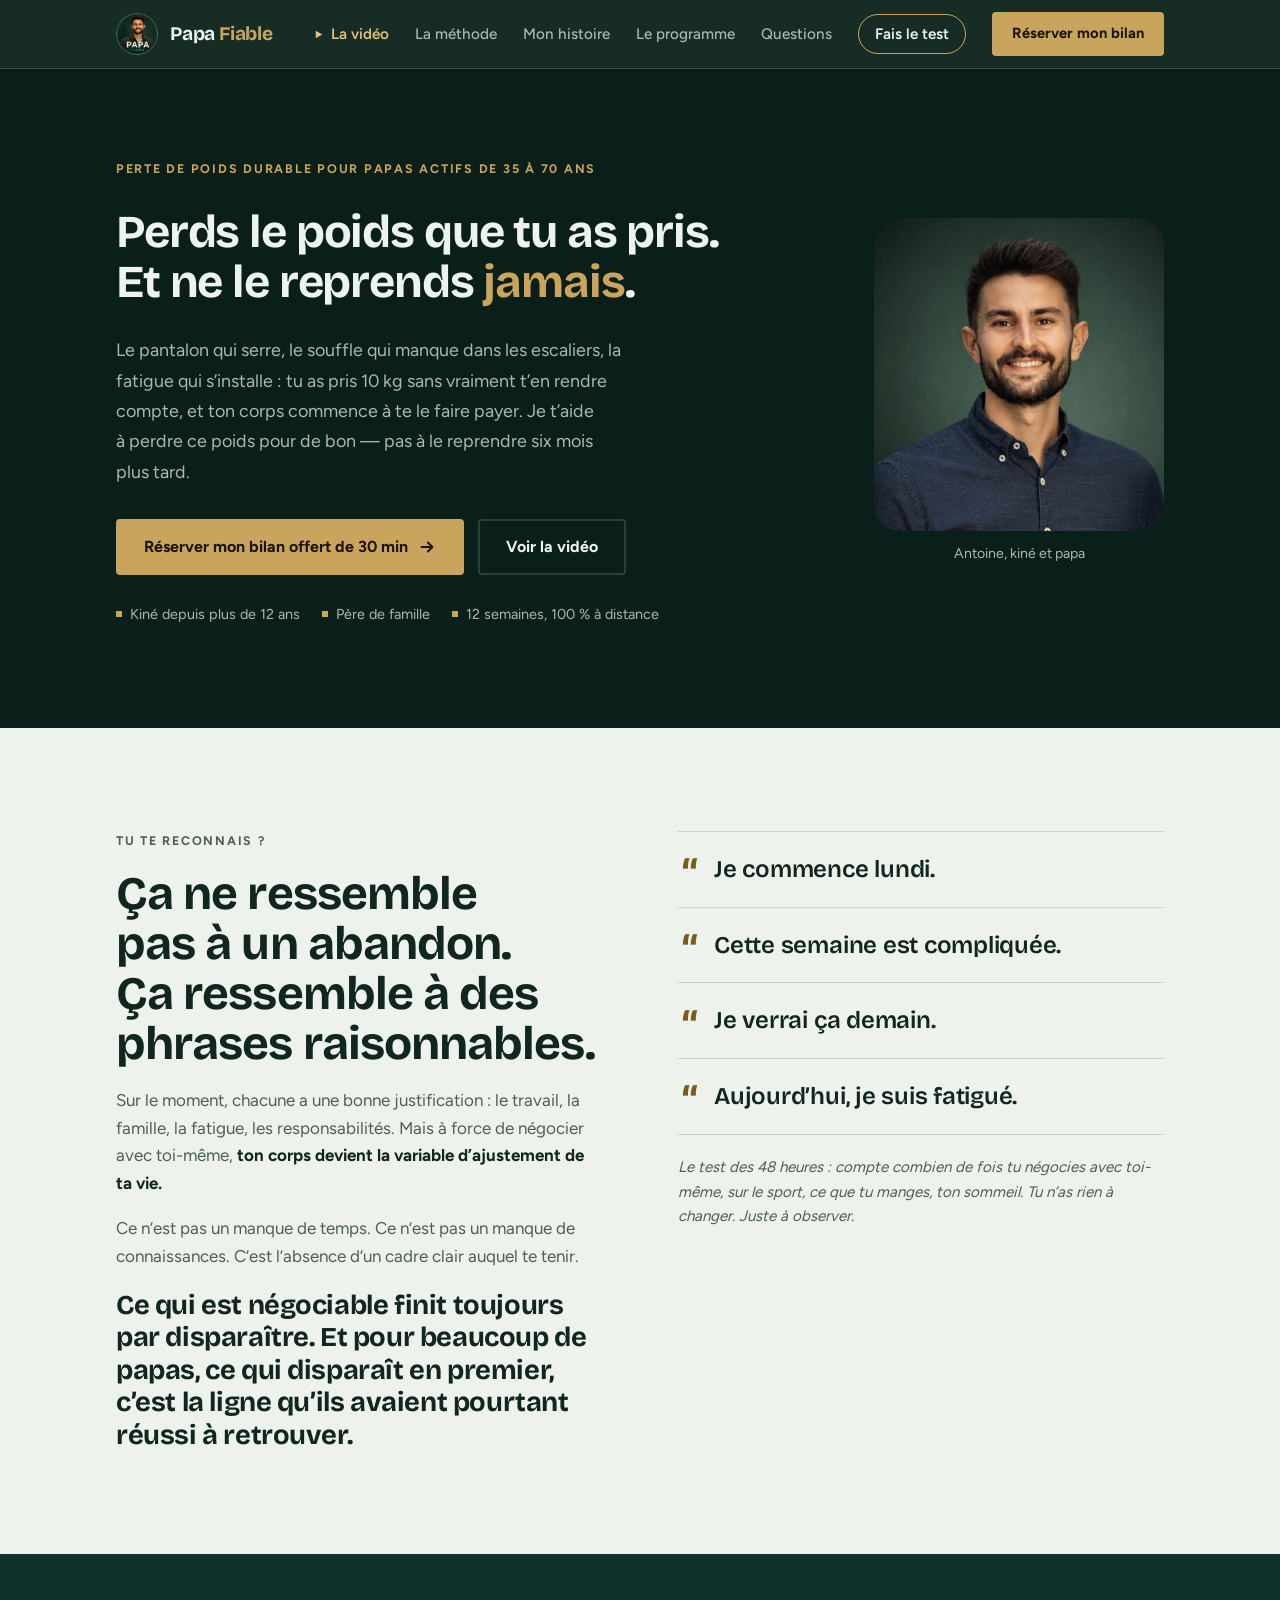
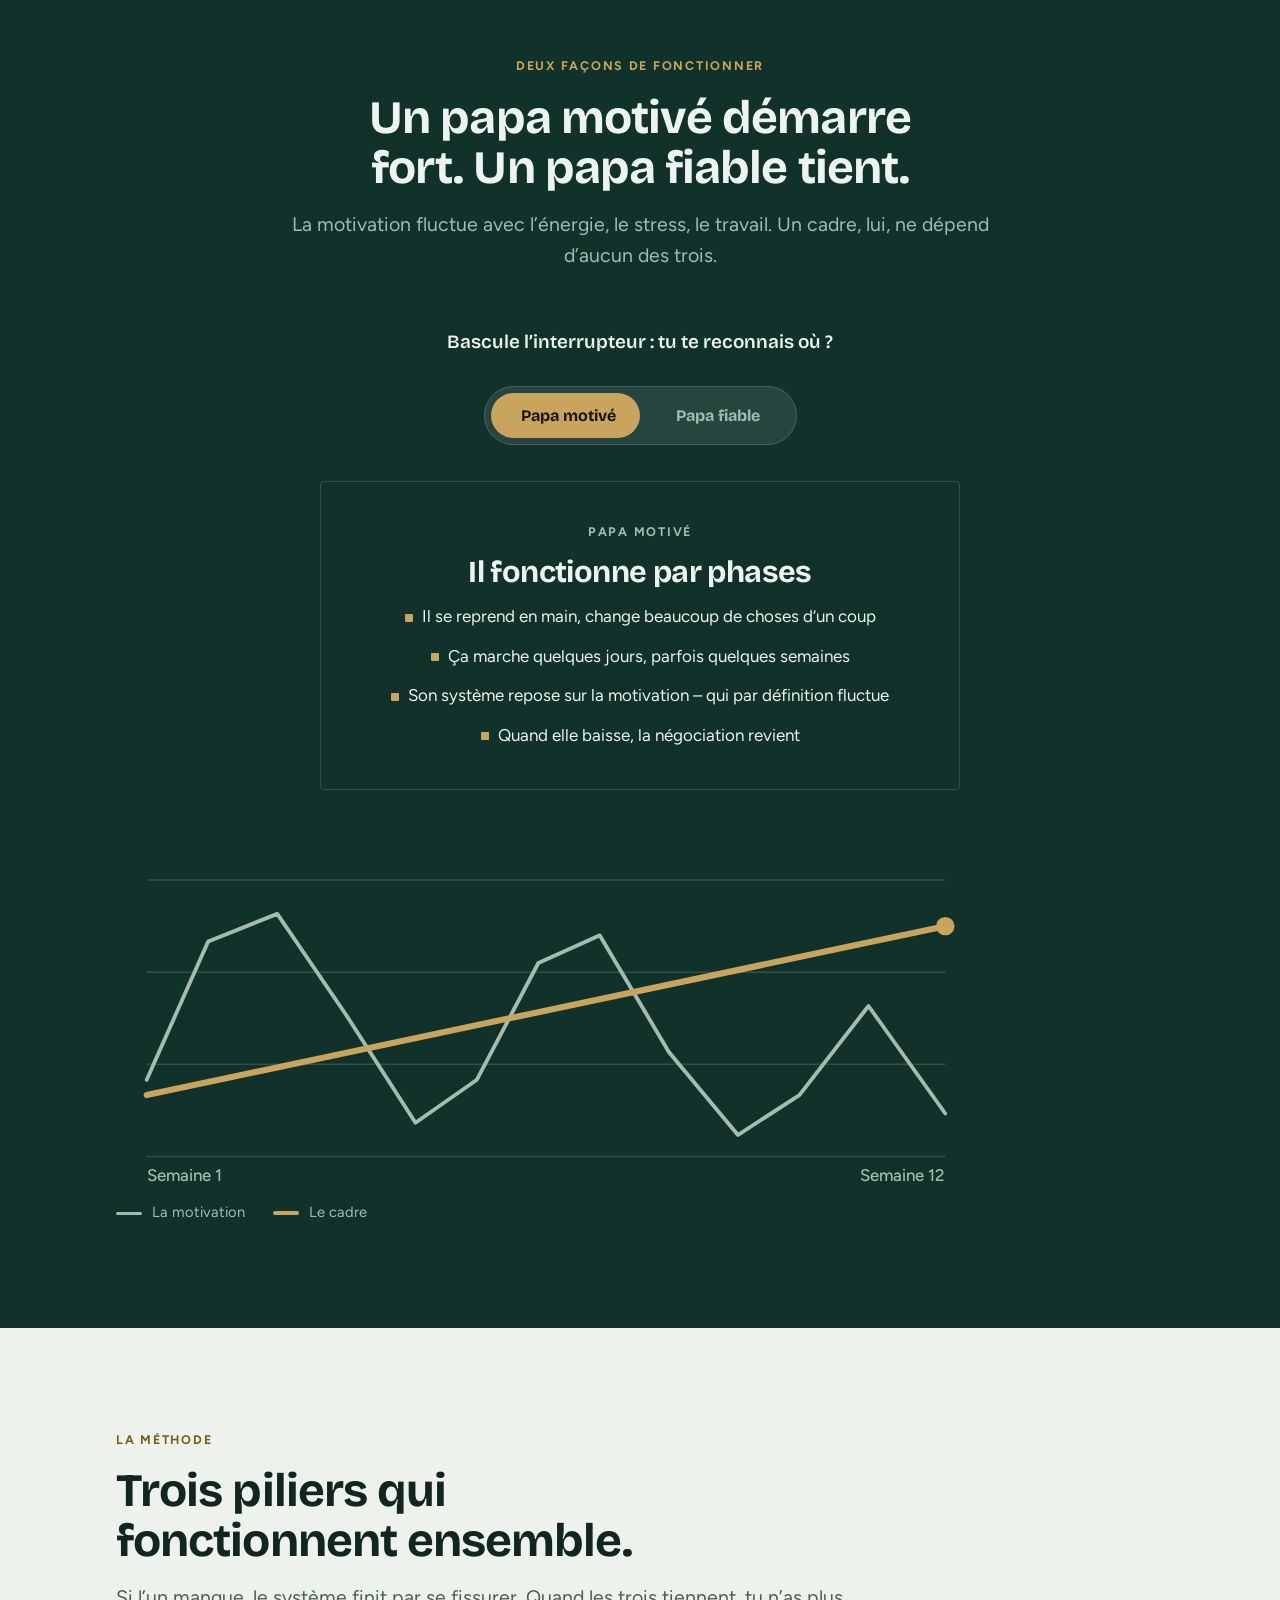
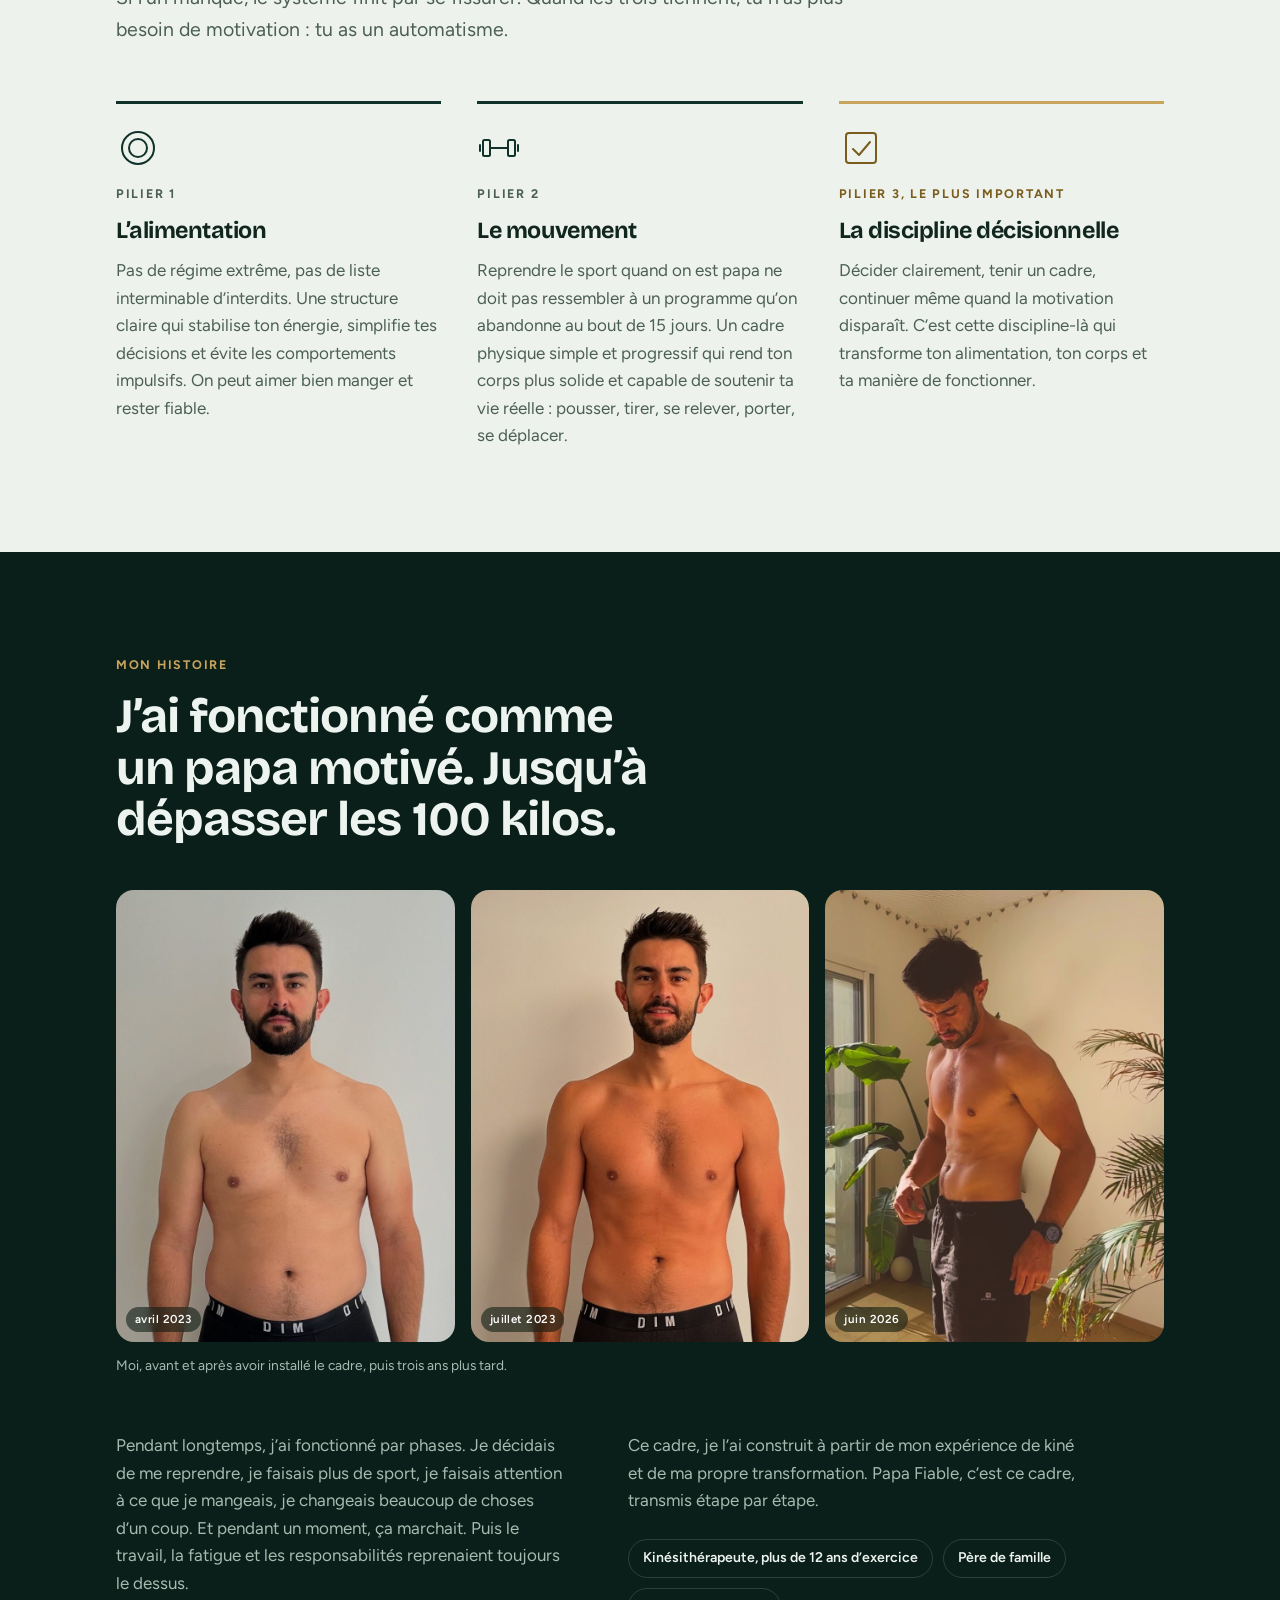
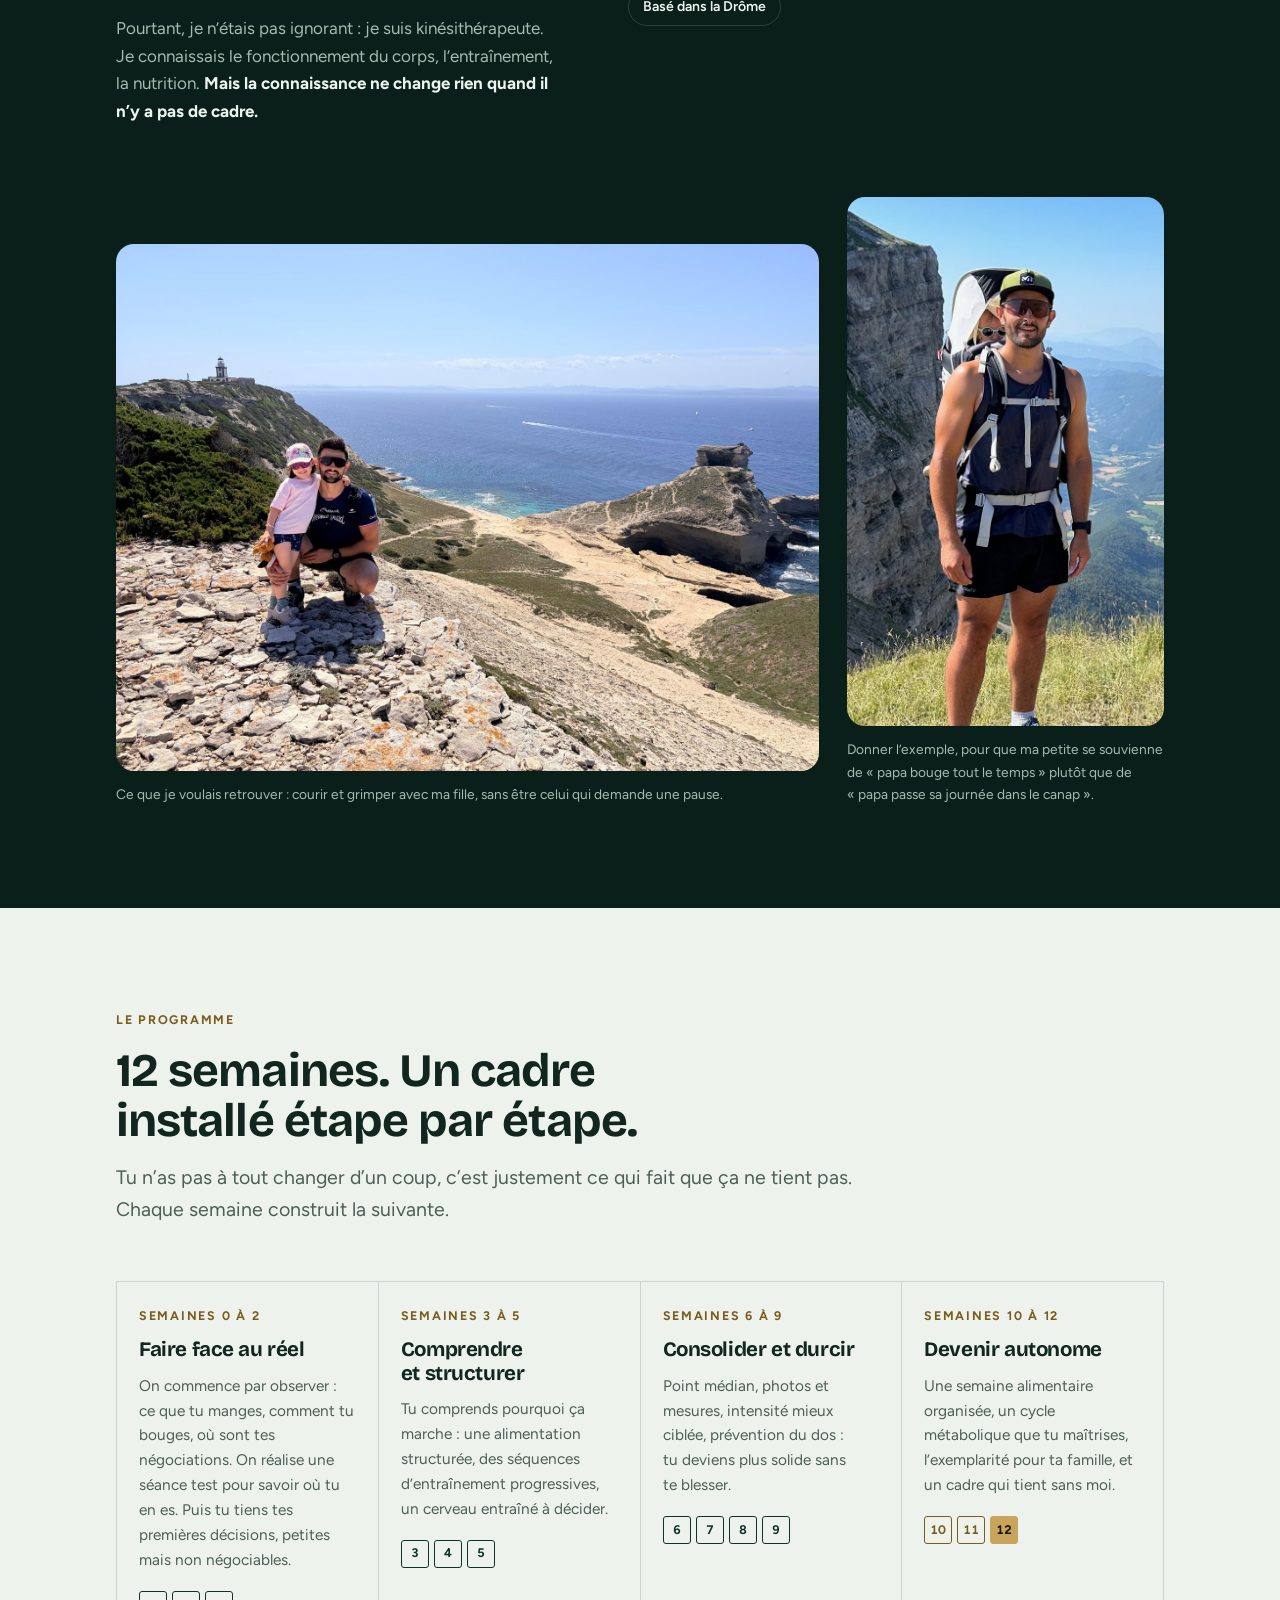
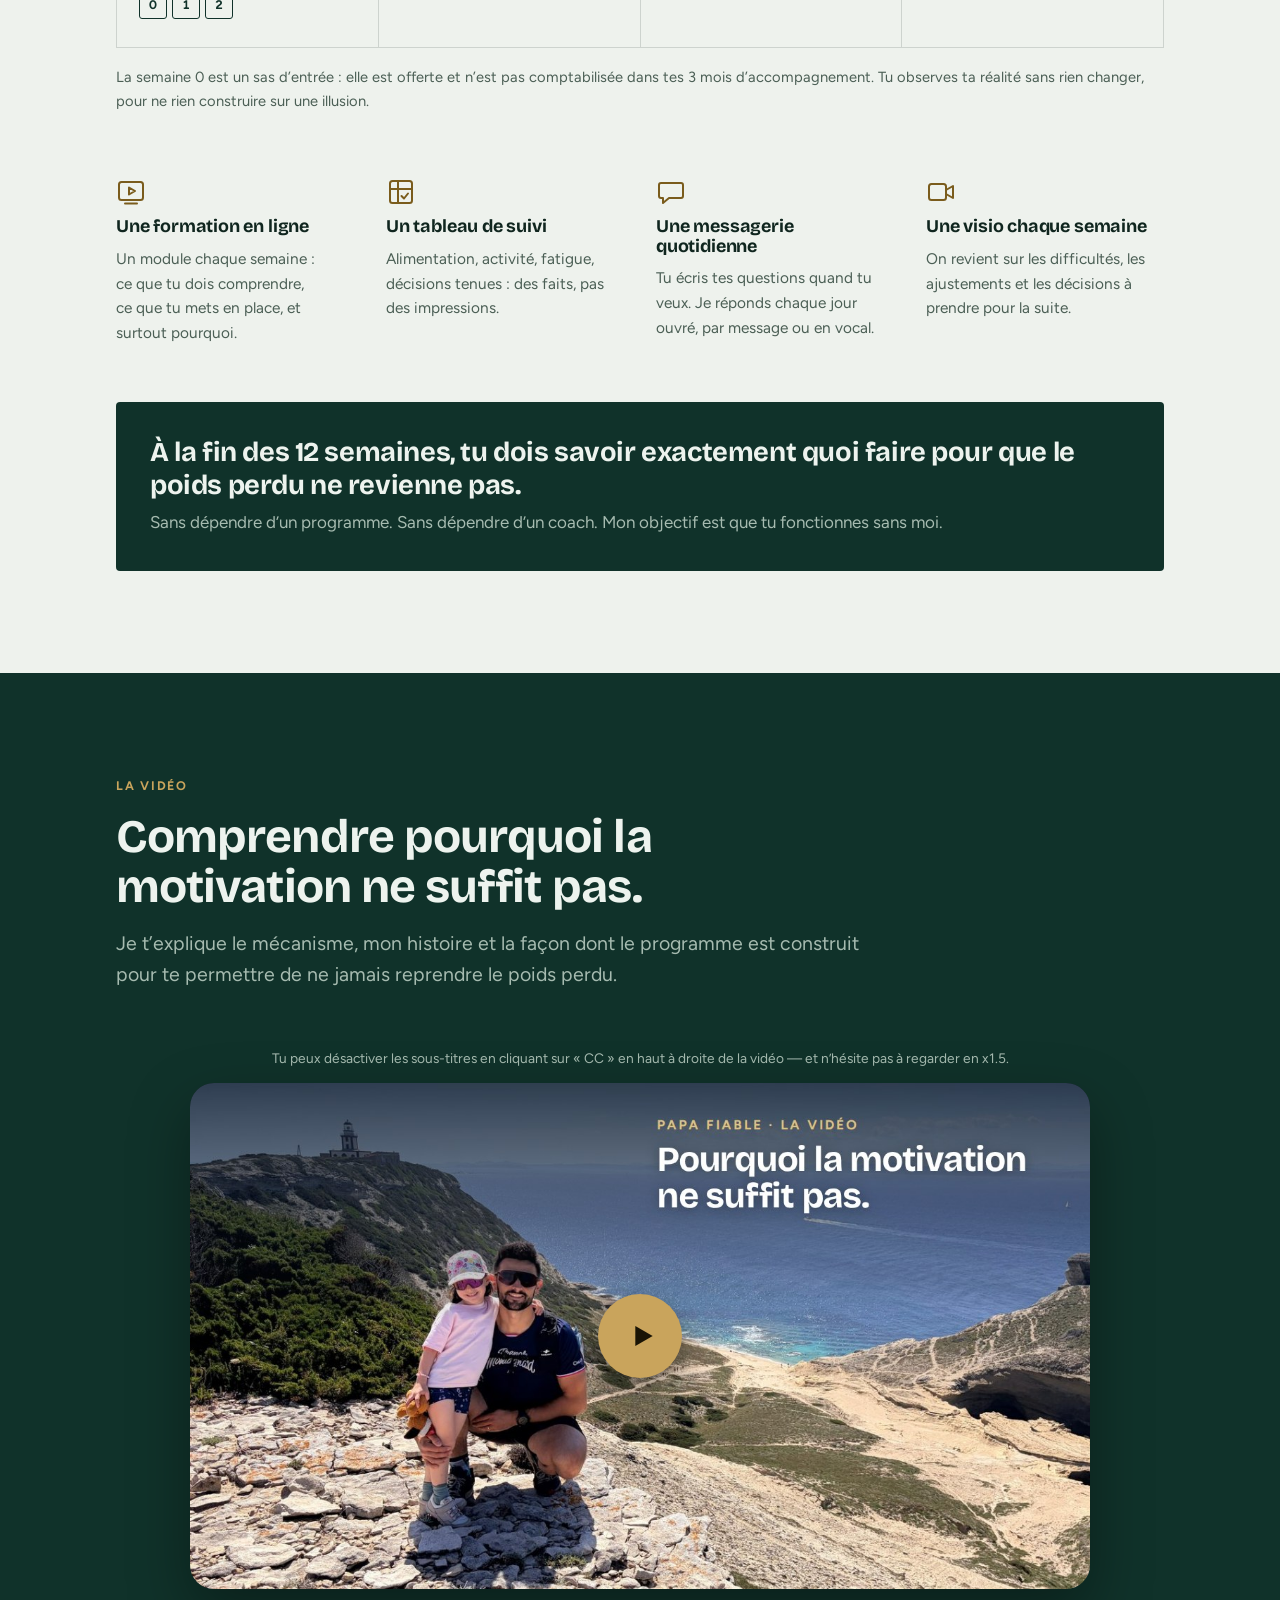
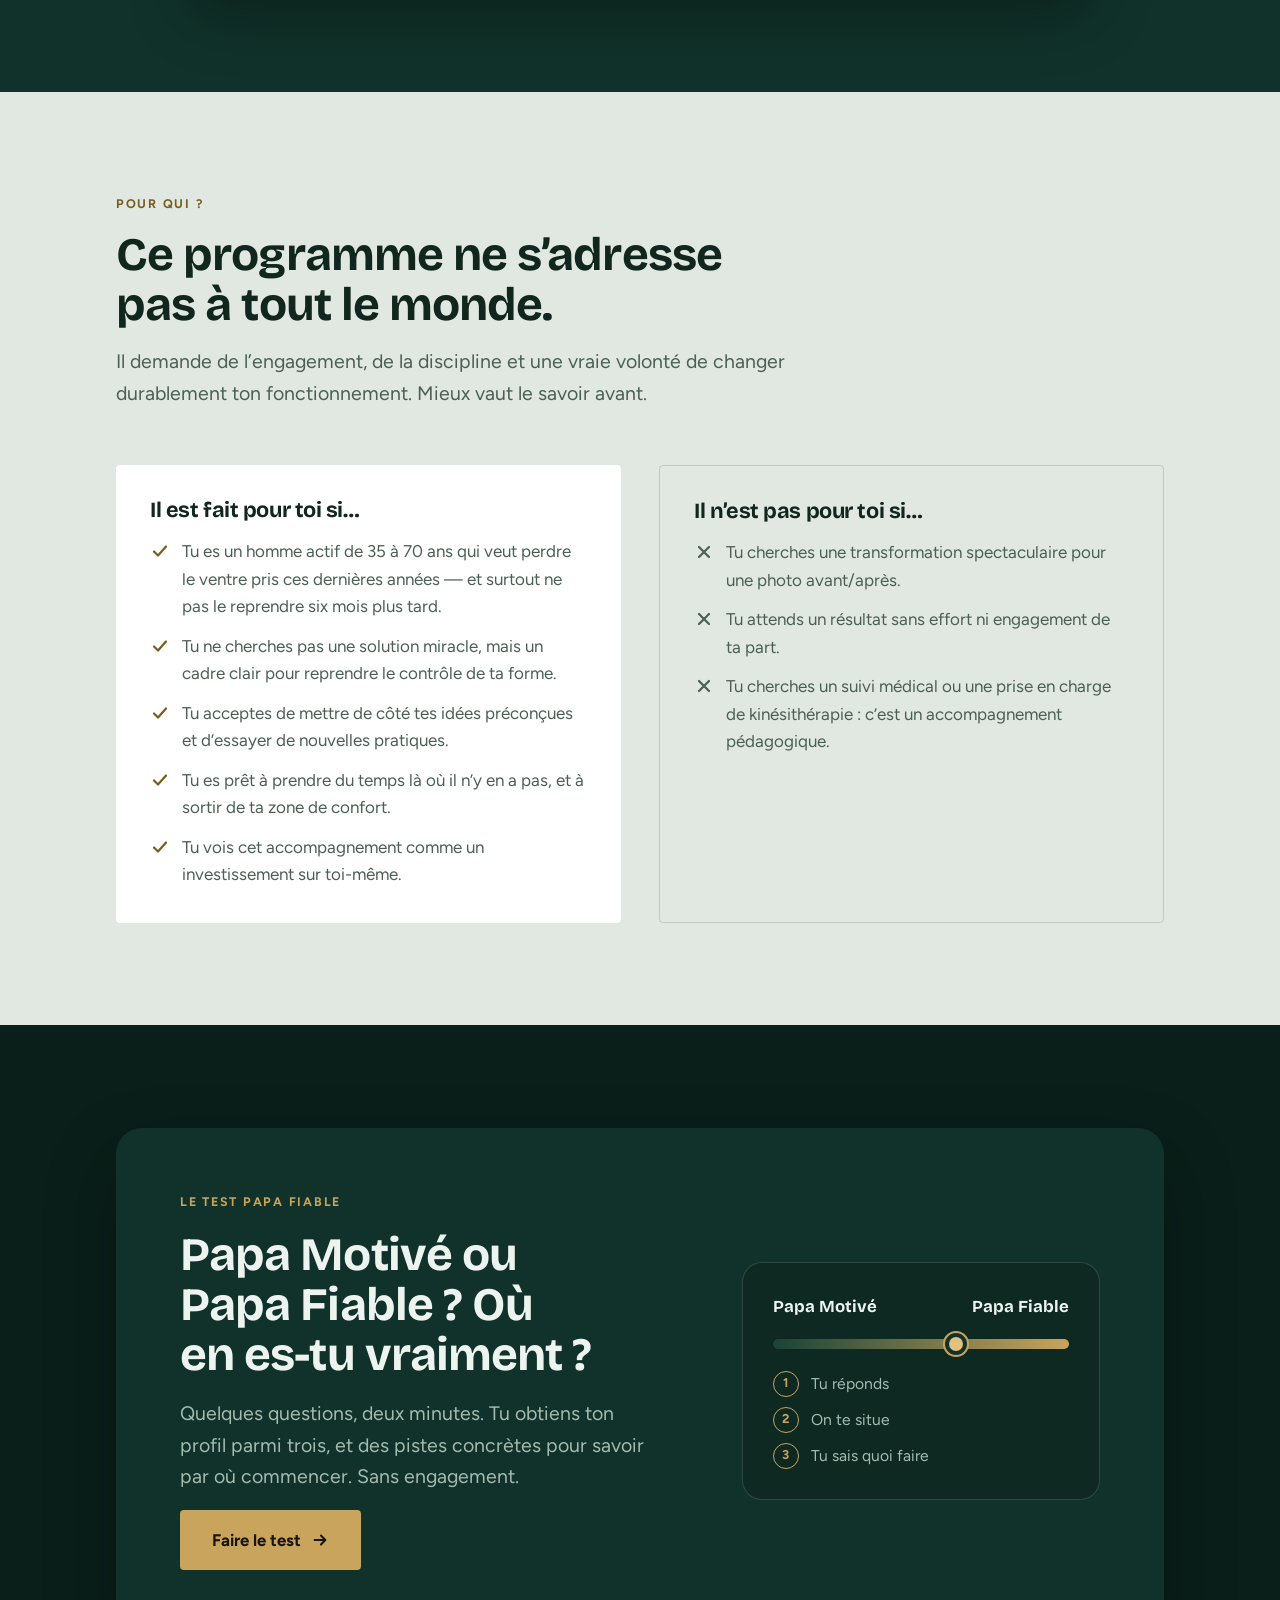
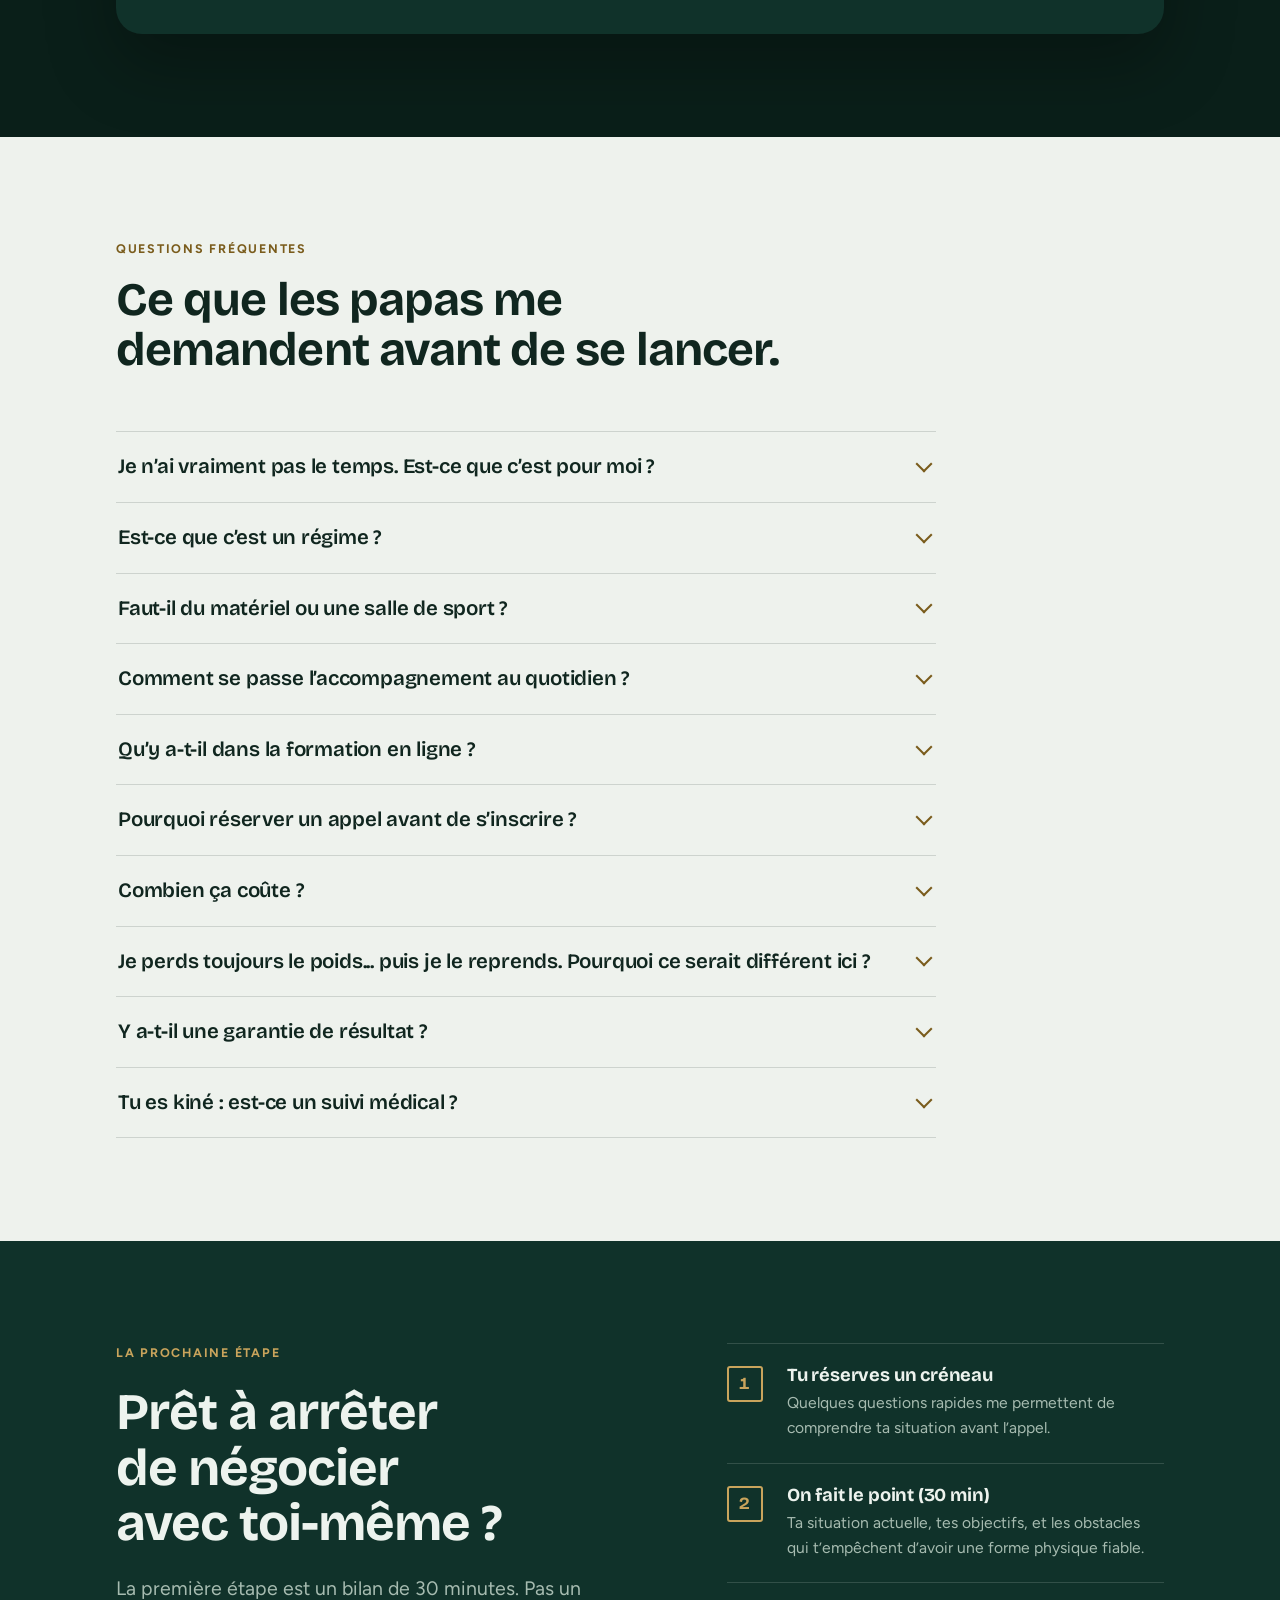
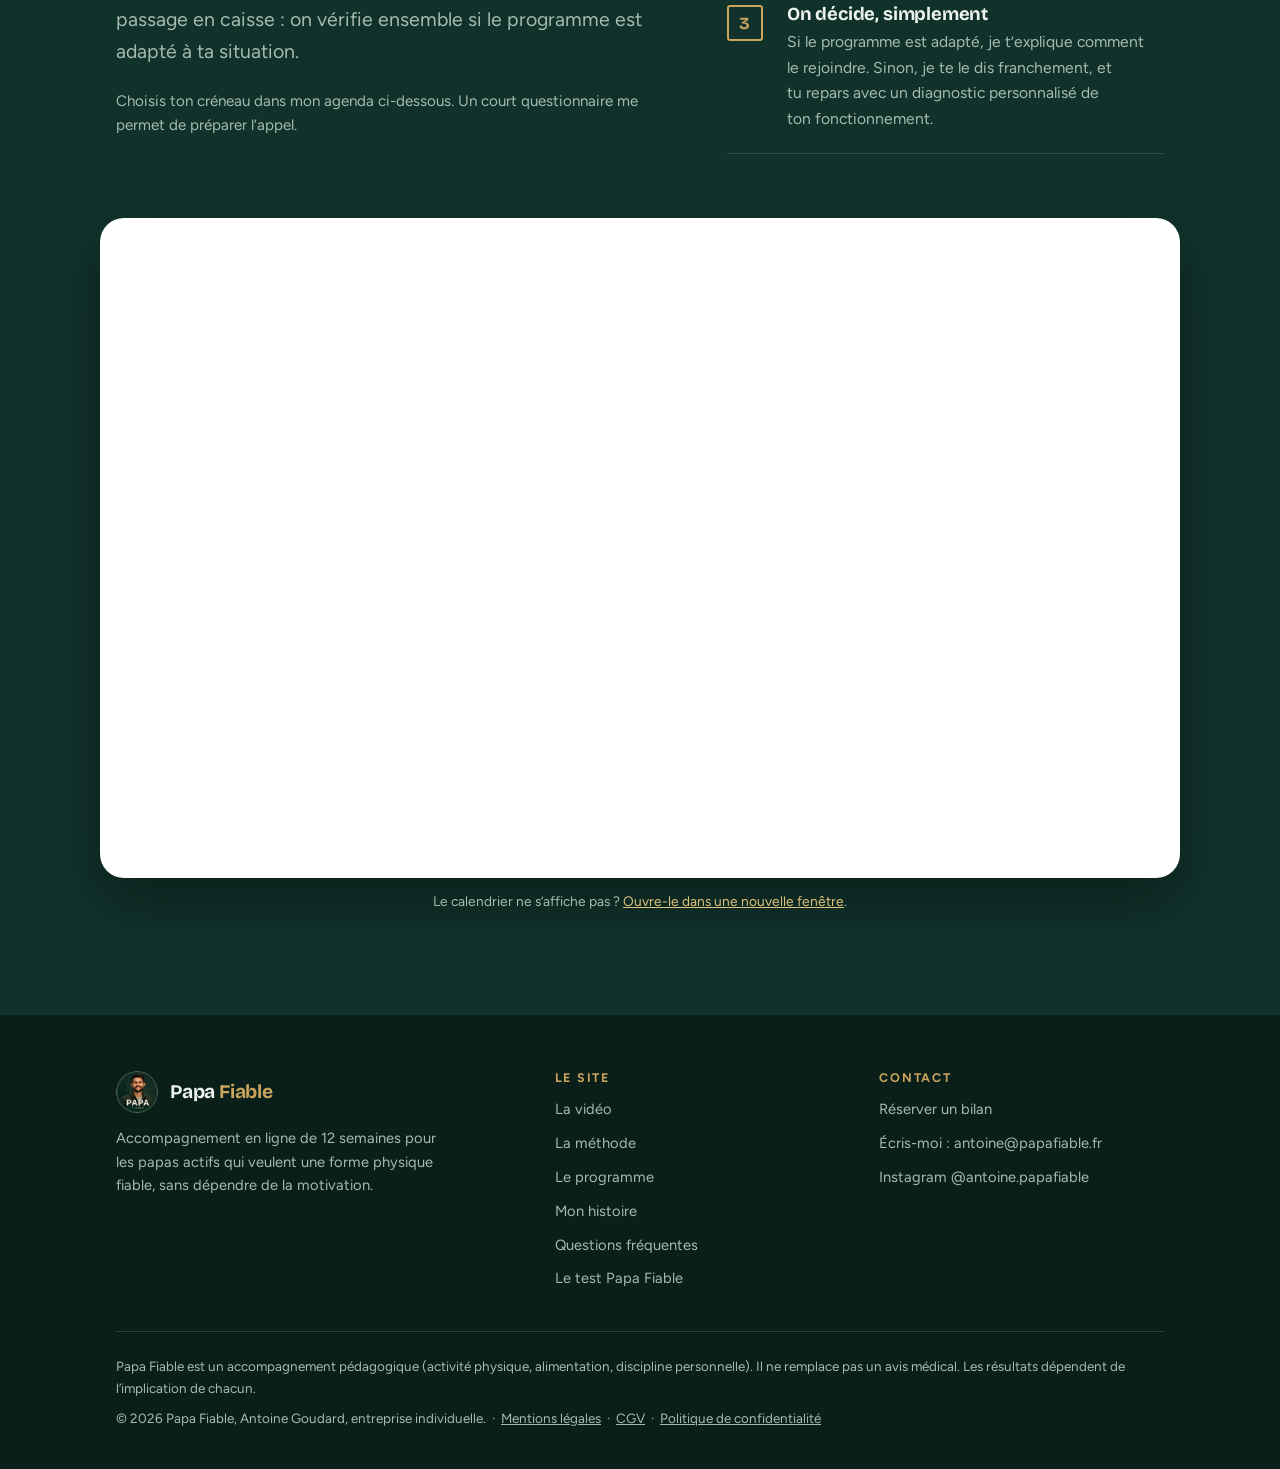
<file: index.html>
<!doctype html>
<html lang="fr">
<head>
<meta charset="utf-8">
<meta name="viewport" content="width=device-width, initial-scale=1, viewport-fit=cover">
<title>Papa Fiable | Perdre du poids après 35 ans, sans le reprendre</title>
<meta name="description" content="Papa Fiable aide les papas actifs de 35 à 70 ans à perdre le poids pris ces dernières années — et surtout à ne jamais le reprendre. Programme en ligne de 12 semaines, 100% à distance.">
<link rel="canonical" href="https://papafiable.fr/">
<meta name="theme-color" content="#0a1f19">
<meta property="og:type" content="website">
<meta property="og:locale" content="fr_FR">
<meta property="og:site_name" content="Papa Fiable">
<meta property="og:title" content="Papa Fiable | Perdre du poids après 35 ans, sans le reprendre">
<meta property="og:description" content="Papa Fiable aide les papas actifs de 35 à 70 ans à perdre le poids pris ces dernières années — et surtout à ne jamais le reprendre. Programme en ligne de 12 semaines, 100% à distance.">
<meta property="og:url" content="https://papafiable.fr/">
<meta property="og:image" content="https://papafiable.fr/assets/img/og-image.jpg">
<meta name="twitter:card" content="summary_large_image">
<link rel="icon" type="image/png" sizes="32x32" href="/assets/img/favicon-32.png">
<link rel="icon" type="image/png" sizes="64x64" href="/assets/img/favicon-64.png">
<link rel="apple-touch-icon" href="/assets/img/apple-touch-icon.png">
<link rel="preload" href="/assets/fonts/bricolage-grotesque-latin-wght-normal.woff2" as="font" type="font/woff2" crossorigin>
<link rel="preload" href="/assets/fonts/figtree-latin-wght-normal.woff2" as="font" type="font/woff2" crossorigin>
<link rel="stylesheet" href="/css/style.css">
<style>
/* Sélecteur « Papa motivé / Papa fiable » — ajouté ici pour ne pas toucher à css/style.css */
.duo-wrap-center { text-align: center; }
.duo-instruction { font-family: var(--font-display); font-weight: 600; font-size: clamp(1.02rem, 1.6vw, 1.18rem); color: var(--on-dark); margin: 0 0 clamp(20px, 3vw, 28px); }
.duo-toggle { position: relative; display: inline-flex; padding: 6px; border-radius: 999px; background: rgba(237, 243, 238, .1); border: 1px solid var(--line-dark); margin-bottom: clamp(24px, 3.5vw, 36px); }
.duo-toggle .thumb { position: absolute; top: 6px; left: 6px; width: calc(50% - 6px); height: calc(100% - 12px); background: var(--gold); border-radius: 999px; transition: transform .28s cubic-bezier(.2,.8,.2,1); z-index: 0; }
.duo-toggle[data-active="fiable"] .thumb { transform: translateX(100%); }
.duo-tab { position: relative; z-index: 1; border: 0; background: transparent; padding: 13px 30px; font-family: var(--font-display); font-weight: 700; font-size: 1rem; border-radius: 999px; cursor: pointer; color: var(--on-dark-muted); transition: color .2s ease; }
.duo-tab.is-on { color: #1a1405; }
.duo--switch { display: block; grid-template-columns: none; max-width: 640px; margin-inline: auto; border: 1px solid var(--line-dark); border-radius: var(--radius); overflow: hidden; text-align: center; }
.duo--switch .duo-panel { display: none; padding: clamp(24px, 3.5vw, 40px); border-left: 0; text-align: center; }
.duo--switch .duo-panel.is-on { display: grid; gap: 14px; justify-items: center; align-content: start; text-align: center; animation: duofade .2s ease; }
.duo-panel[data-panel="fiable"] { background: color-mix(in srgb, var(--gold) 8%, transparent); }
.duo--switch .duo-panel ul { display: grid; gap: 12px; justify-items: center; text-align: center; }
.duo--switch .duo-panel li { display: block; grid-template-columns: none; max-width: 46ch; margin-inline: auto; text-align: center; color: var(--on-dark); }
.duo--switch .duo-panel li::before { content: ""; display: inline-block; width: 8px; height: 8px; margin-right: 9px; background: var(--gold); border-radius: 1px; vertical-align: middle; }
@keyframes duofade { from { opacity: 0; transform: translateY(4px); } to { opacity: 1; transform: translateY(0); } }
</style>
<script defer src="/js/main.js"></script>
</head>
<body>
<header class="site-header">
  <div class="wrap">
    <a class="brand" href="/" aria-label="Papa Fiable, accueil">
      <img src="/assets/img/logo.png" alt="" width="42" height="42">
      <span>Papa <b>Fiable</b></span>
    </a>
    <nav class="nav" aria-label="Navigation principale">
      <a class="nav-video" href="#video"><svg viewBox="0 0 20 20" fill="currentColor" aria-hidden="true"><path d="M5 3l12 7-12 7z"/></svg>La vidéo</a>
      <a href="#methode">La méthode</a>
      <a href="#histoire">Mon histoire</a>
      <a href="#programme">Le programme</a>
      <a href="#faq">Questions</a>
      <a class="nav-test" href="/quiz/">Fais le test</a>
      <a class="btn btn--gold btn--sm" href="#rdv">Réserver mon bilan</a>
    </nav>
  </div>
</header>

<main id="contenu">

<!-- 1. Hero -->
<section class="hero">
  <div class="wrap">
    <div class="hero-copy">
      <p class="eyebrow">Perte de poids durable pour papas actifs de 35 à 70 ans</p>
      <h1>Perds le poids que tu as pris. Et ne le reprends <em>jamais</em>.</h1>
      <p class="sub">Le pantalon qui serre, le souffle qui manque dans les escaliers, la fatigue qui s’installe&nbsp;: tu as pris 10&nbsp;kg sans vraiment t’en rendre compte, et ton corps commence à te le faire payer. Je t’aide à perdre ce poids pour de bon — pas à le reprendre six mois plus tard.</p>
      <div class="hero-cta">
        <a class="btn btn--gold" href="#rdv">Réserver mon bilan offert de 30&nbsp;min
          <svg viewBox="0 0 20 20" fill="none" stroke="currentColor" stroke-width="2.2" stroke-linecap="round" stroke-linejoin="round" aria-hidden="true"><path d="M4 10h11M11 5l5 5-5 5"/></svg>
        </a>
        <a class="btn btn--ghost" href="#video" data-play-video>Voir la vidéo</a>
      </div>
      <ul class="hero-proof">
        <li>Kiné depuis plus de 12 ans</li>
        <li>Père de famille</li>
        <li>12 semaines, 100&nbsp;% à distance</li>
      </ul>
    </div>
    <figure class="hero-photo">
      <img src="/assets/img/antoine-portrait-carre.jpg" alt="Antoine, fondateur de Papa Fiable, souriant" width="872" height="884" fetchpriority="high">
      <figcaption>Antoine, kiné et papa</figcaption>
    </figure>
  </div>
</section>

<!-- 2. Le problème -->
<section class="section section--paper" id="probleme">
  <div class="wrap split">
    <div class="prose">
      <p class="eyebrow">Tu te reconnais&nbsp;?</p>
      <h2 class="h2">Ça ne ressemble pas à un abandon. Ça ressemble à des phrases raisonnables.</h2>
      <p>Sur le moment, chacune a une bonne justification&nbsp;: le travail, la famille, la fatigue, les responsabilités. Mais à force de négocier avec toi-même, <strong>ton corps devient la variable d’ajustement de ta vie.</strong></p>
      <p>Ce n’est pas un manque de temps. Ce n’est pas un manque de connaissances. C’est l’absence d’un cadre clair auquel te tenir.</p>
      <p class="pull">Ce qui est négociable finit toujours par disparaître. Et pour beaucoup de papas, ce qui disparaît en premier, c’est la ligne qu’ils avaient pourtant réussi à retrouver.</p>
    </div>
    <div>
      <ul class="carnet" aria-label="Les phrases que tu te répètes">
        <li>Je commence lundi.</li>
        <li>Cette semaine est compliquée.</li>
        <li>Je verrai ça demain.</li>
        <li>Aujourd’hui, je suis fatigué.</li>
      </ul>
      <p class="carnet-note">Le test des 48&nbsp;heures&nbsp;: compte combien de fois tu négocies avec toi-même, sur le sport, ce que tu manges, ton sommeil. Tu n’as rien à changer. Juste à observer.</p>
    </div>
  </div>
</section>

<!-- 3. Motivé / Fiable -->
<section class="section section--marine">
  <div class="wrap">
    <div class="section-head" style="text-align:center;margin-inline:auto;">
      <p class="eyebrow">Deux façons de fonctionner</p>
      <h2 class="h2">Un papa motivé démarre fort. Un papa fiable tient.</h2>
      <p class="lead" style="margin-inline:auto;">La motivation fluctue avec l’énergie, le stress, le travail. Un cadre, lui, ne dépend d’aucun des trois.</p>
    </div>
    <div class="duo-wrap-center">
      <p class="duo-instruction">Bascule l’interrupteur&nbsp;: tu te reconnais où&nbsp;?</p>
      <div class="duo-toggle" data-active="motive" role="tablist" aria-label="Papa motivé ou Papa fiable">
        <div class="thumb" aria-hidden="true"></div>
        <button type="button" class="duo-tab is-on" data-target="motive" role="tab" aria-selected="true">Papa motivé</button>
        <button type="button" class="duo-tab" data-target="fiable" role="tab" aria-selected="false">Papa fiable</button>
      </div>
      <div class="duo duo--switch">
        <div class="duo-panel is-on" data-panel="motive">
          <p class="tag">Papa motivé</p>
          <h3>Il fonctionne par phases</h3>
          <ul>
            <li>Il se reprend en main, change beaucoup de choses d’un coup</li>
            <li>Ça marche quelques jours, parfois quelques semaines</li>
            <li>Son système repose sur la motivation – qui par définition fluctue</li>
            <li>Quand elle baisse, la négociation revient</li>
          </ul>
        </div>
        <div class="duo-panel" data-panel="fiable">
          <p class="tag">Papa fiable</p>
          <h3>Il fonctionne avec un cadre</h3>
          <ul>
            <li>Un cadre simple, clair, non négociable</li>
            <li>La décision est déjà prise&nbsp;: plus de «&nbsp;est-ce que je devrais&nbsp;?&nbsp;»</li>
            <li>Il reste discipliné malgré la fatigue et le travail</li>
            <li>Ce n’est plus une phase&nbsp;: c’est un nouveau standard</li>
          </ul>
        </div>
      </div>
    </div>
    <div class="chart">
      <svg viewBox="0 0 560 230" role="img" aria-labelledby="chart-t chart-d">
        <title id="chart-t">La motivation monte et descend, le cadre avance</title>
        <desc id="chart-d">Une courbe irrégulière représente la motivation, avec des pics puis des chutes. Une ligne régulière et ascendante représente le cadre.</desc>
        <g class="grid"><line x1="20" y1="30" x2="540" y2="30"/><line x1="20" y1="90" x2="540" y2="90"/><line x1="20" y1="150" x2="540" y2="150"/><line x1="20" y1="210" x2="540" y2="210"/></g>
        <polyline class="wave" points="20,160 60,70 105,52 150,118 195,188 235,160 275,84 315,66 360,142 405,196 445,170 490,112 540,182"/>
        <line class="frame-line" x1="20" y1="170" x2="540" y2="60"/>
        <circle class="dot" cx="540" cy="60" r="6"/>
        <text class="axis-label" x="20" y="226">Semaine 1</text>
        <text class="axis-label" x="540" y="226" text-anchor="end">Semaine 12</text>
      </svg>
      <div class="chart-legend"><span><i></i>La motivation</span><span><i></i>Le cadre</span></div>
    </div>
  </div>
</section>

<!-- 4. Les piliers -->
<section class="section section--paper" id="methode">
  <div class="wrap">
    <div class="section-head">
      <p class="eyebrow">La méthode</p>
      <h2 class="h2">Trois piliers qui fonctionnent ensemble.</h2>
      <p class="lead">Si l’un manque, le système finit par se fissurer. Quand les trois tiennent, tu n’as plus besoin de motivation&nbsp;: tu as un automatisme.</p>
    </div>
    <div class="pillars">
      <article class="pillar">
        <svg viewBox="0 0 44 44" fill="none" stroke="currentColor" stroke-width="2" stroke-linecap="round" aria-hidden="true"><circle cx="22" cy="22" r="16"/><circle cx="22" cy="22" r="9"/></svg>
        <p class="kicker">Pilier 1</p>
        <h3>L’alimentation</h3>
        <p>Pas de régime extrême, pas de liste interminable d’interdits. Une structure claire qui stabilise ton énergie, simplifie tes décisions et évite les comportements impulsifs. On peut aimer bien manger et rester fiable.</p>
      </article>
      <article class="pillar">
        <svg viewBox="0 0 44 44" fill="none" stroke="currentColor" stroke-width="2" stroke-linecap="round" stroke-linejoin="round" aria-hidden="true"><path d="M13 22h18"/><rect x="6" y="14" width="7" height="16" rx="1.5"/><rect x="31" y="14" width="7" height="16" rx="1.5"/><path d="M3 19v6M41 19v6"/></svg>
        <p class="kicker">Pilier 2</p>
        <h3>Le mouvement</h3>
        <p>Reprendre le sport quand on est papa ne doit pas ressembler à un programme qu’on abandonne au bout de 15 jours. Un cadre physique simple et progressif qui rend ton corps plus solide et capable de soutenir ta vie réelle&nbsp;: pousser, tirer, se relever, porter, se déplacer.</p>
      </article>
      <article class="pillar">
        <svg viewBox="0 0 44 44" fill="none" stroke="currentColor" stroke-width="2" stroke-linecap="round" stroke-linejoin="round" aria-hidden="true"><rect x="7" y="7" width="30" height="30" rx="3"/><path d="M14 23l6 6 11-13"/></svg>
        <p class="kicker">Pilier 3, le plus important</p>
        <h3>La discipline décisionnelle</h3>
        <p>Décider clairement, tenir un cadre, continuer même quand la motivation disparaît. C’est cette discipline-là qui transforme ton alimentation, ton corps et ta manière de fonctionner.</p>
      </article>
    </div>
  </div>
</section>

<!-- 5. Mon histoire -->
<section class="section section--ink" id="histoire">
  <div class="wrap">
    <div class="story-head">
      <p class="eyebrow">Mon histoire</p>
      <h2>J’ai fonctionné comme un papa motivé. Jusqu’à dépasser les 100&nbsp;kilos.</h2>
    </div>
    <figure class="triptych" style="margin:0">
      <div class="tri">
        <div class="tri-i"><img src="/assets/img/tri-avril-2023.jpg" alt="Antoine en avril 2023, avant la mise en place du cadre" width="800" height="1067" loading="lazy"><span class="date">avril 2023</span></div>
        <div class="tri-i"><img src="/assets/img/tri-juillet-2023.jpg" alt="Antoine en juillet 2023, après la mise en place du cadre" width="800" height="1067" loading="lazy"><span class="date">juillet 2023</span></div>
        <div class="tri-i"><img src="/assets/img/tri-juin-2026.jpg" alt="Antoine en juin 2026, trois ans plus tard" width="800" height="1067" loading="lazy"><span class="date">juin 2026</span></div>
      </div>
      <figcaption>Moi, avant et après avoir installé le cadre, puis trois ans plus tard.</figcaption>
    </figure>
    <div class="story-copy prose">
      <div class="col">
        <p>Pendant longtemps, j’ai fonctionné par phases. Je décidais de me reprendre, je faisais plus de sport, je faisais attention à ce que je mangeais, je changeais beaucoup de choses d’un coup. Et pendant un moment, ça marchait. Puis le travail, la fatigue et les responsabilités reprenaient toujours le dessus.</p>
        <p>Pourtant, je n’étais pas ignorant&nbsp;: je suis kinésithérapeute. Je connaissais le fonctionnement du corps, l’entraînement, la nutrition. <strong>Mais la connaissance ne change rien quand il n’y a pas de cadre.</strong></p>
      </div>
      <div class="col">
        <p>Ce cadre, je l’ai construit à partir de mon expérience de kiné et de ma propre transformation. Papa Fiable, c’est ce cadre, transmis étape par étape.</p>
        <ul class="creds">
          <li>Kinésithérapeute, plus de 12 ans d’exercice</li>
          <li>Père de famille</li>
          <li>Basé dans la Drôme</li>
        </ul>
      </div>
    </div>
    <div class="gallery">
      <figure class="g-wide">
        <img src="/assets/img/falaise-alice.jpg" alt="Antoine et sa fille sur une falaise face à la mer, souriants" width="1600" height="1200" loading="lazy">
        <figcaption>Ce que je voulais retrouver&nbsp;: courir et grimper avec ma fille, sans être celui qui demande une pause.</figcaption>
      </figure>
      <figure class="g-tall">
        <img src="/assets/img/rando-porte-bebe.jpg" alt="Antoine en randonnée en montagne avec un enfant dans un porte-bébé" width="648" height="1500" loading="lazy">
        <figcaption>Donner l’exemple, pour que ma petite se souvienne de «&nbsp;papa bouge tout le temps&nbsp;» plutôt que de «&nbsp;papa passe sa journée dans le canap&nbsp;».</figcaption>
      </figure>
    </div>
  </div>
</section>

<!-- 6. Le programme -->
<section class="section section--paper" id="programme">
  <div class="wrap">
    <div class="section-head">
      <p class="eyebrow">Le programme</p>
      <h2 class="h2">12 semaines. Un cadre installé étape par étape.</h2>
      <p class="lead">Tu n’as pas à tout changer d’un coup, c’est justement ce qui fait que ça ne tient pas. Chaque semaine construit la suivante.</p>
    </div>
    <div class="phases">
      <article class="phase">
        <p class="when">Semaines 0 à 2</p>
        <h3>Faire face au réel</h3>
        <p>On commence par observer&nbsp;: ce que tu manges, comment tu bouges, où sont tes négociations. On réalise une séance test pour savoir où tu en es. Puis tu tiens tes premières décisions, petites mais non négociables.</p>
        <ol class="cells" aria-label="Semaines 0 à 2"><li>0</li><li>1</li><li>2</li></ol>
      </article>
      <article class="phase">
        <p class="when">Semaines 3 à 5</p>
        <h3>Comprendre et structurer</h3>
        <p>Tu comprends pourquoi ça marche&nbsp;: une alimentation structurée, des séquences d’entraînement progressives, un cerveau entraîné à décider.</p>
        <ol class="cells" aria-label="Semaines 3 à 5"><li>3</li><li>4</li><li>5</li></ol>
      </article>
      <article class="phase">
        <p class="when">Semaines 6 à 9</p>
        <h3>Consolider et durcir</h3>
        <p>Point médian, photos et mesures, intensité mieux ciblée, prévention du dos&nbsp;: tu deviens plus solide sans te blesser.</p>
        <ol class="cells" aria-label="Semaines 6 à 9"><li>6</li><li>7</li><li>8</li><li>9</li></ol>
      </article>
      <article class="phase">
        <p class="when">Semaines 10 à 12</p>
        <h3>Devenir autonome</h3>
        <p>Une semaine alimentaire organisée, un cycle métabolique que tu maîtrises, l’exemplarité pour ta famille, et un cadre qui tient sans moi.</p>
        <ol class="cells" aria-label="Semaines 10 à 12"><li>10</li><li>11</li><li>12</li></ol>
      </article>
    </div>
    <p class="phases-note">La semaine 0 est un sas d’entrée&nbsp;: elle est offerte et n’est pas comptabilisée dans tes 3 mois d’accompagnement. Tu observes ta réalité sans rien changer, pour ne rien construire sur une illusion.</p>

    <div class="includes">
      <article class="include">
        <svg viewBox="0 0 30 30" fill="none" stroke="currentColor" stroke-width="2" stroke-linecap="round" stroke-linejoin="round" aria-hidden="true"><rect x="3" y="5" width="24" height="18" rx="2.5"/><path d="M13 10.5l6 3.5-6 3.5z"/><path d="M9 26.5h12"/></svg>
        <h3>Une formation en ligne</h3>
        <p>Un module chaque semaine&nbsp;: ce que tu dois comprendre, ce que tu mets en place, et surtout pourquoi.</p>
      </article>
      <article class="include">
        <svg viewBox="0 0 30 30" fill="none" stroke="currentColor" stroke-width="2" stroke-linecap="round" stroke-linejoin="round" aria-hidden="true"><rect x="4" y="4" width="22" height="22" rx="2.5"/><path d="M4 12h22M12 4v22"/><path d="M15.5 19l2.5 2.5 4-5"/></svg>
        <h3>Un tableau de suivi</h3>
        <p>Alimentation, activité, fatigue, décisions tenues&nbsp;: des faits, pas des impressions.</p>
      </article>
      <article class="include">
        <svg viewBox="0 0 30 30" fill="none" stroke="currentColor" stroke-width="2" stroke-linecap="round" stroke-linejoin="round" aria-hidden="true"><path d="M5 6h20a2 2 0 012 2v11a2 2 0 01-2 2H13l-6 5v-5H5a2 2 0 01-2-2V8a2 2 0 012-2z"/></svg>
        <h3>Une messagerie quotidienne</h3>
        <p>Tu écris tes questions quand tu veux. Je réponds chaque jour ouvré, par message ou en vocal.</p>
      </article>
      <article class="include">
        <svg viewBox="0 0 30 30" fill="none" stroke="currentColor" stroke-width="2" stroke-linecap="round" stroke-linejoin="round" aria-hidden="true"><rect x="3" y="7" width="17" height="16" rx="2.5"/><path d="M20 13l7-4v12l-7-4"/></svg>
        <h3>Une visio chaque semaine</h3>
        <p>On revient sur les difficultés, les ajustements et les décisions à prendre pour la suite.</p>
      </article>
    </div>

    <div class="autonomy">
      <p>À la fin des 12 semaines, tu dois savoir exactement quoi faire pour que le poids perdu ne revienne pas.</p>
      <p>Sans dépendre d’un programme. Sans dépendre d’un coach. Mon objectif est que tu fonctionnes sans moi.</p>
    </div>
  </div>
</section>

<!-- 7. Vidéo -->
<section class="section section--marine" id="video">
  <div class="wrap">
    <div class="section-head">
      <p class="eyebrow">La vidéo</p>
      <h2 class="h2">Comprendre pourquoi la motivation ne suffit pas.</h2>
      <p class="lead">Je t’explique le mécanisme, mon histoire et la façon dont le programme est construit pour te permettre de ne jamais reprendre le poids perdu.</p>
    </div>
    <div class="video-wrap">
      <p class="video-note">Tu peux désactiver les sous-titres en cliquant sur « CC » en haut à droite de la vidéo — et n’hésite pas à regarder en x1.5.</p>
      <div class="video" id="vsl" data-yt="W4G4U67p5-M">
        <iframe id="vsl-frame" src="https://www.youtube-nocookie.com/embed/W4G4U67p5-M?enablejsapi=1&amp;rel=0&amp;modestbranding=1&amp;playsinline=1&amp;iv_load_policy=3&amp;disablekb=0" title="Vidéo de présentation Papa Fiable" loading="lazy" referrerpolicy="strict-origin-when-cross-origin" allow="accelerometer; autoplay; encrypted-media; picture-in-picture; fullscreen" allowfullscreen></iframe>
        <button class="play" type="button" aria-label="Lire la vidéo de présentation de Papa Fiable">
          <img src="/assets/img/video-poster.jpg" alt="" width="1280" height="720" loading="lazy">
          <span class="disc"><svg viewBox="0 0 24 24" fill="currentColor" aria-hidden="true"><path d="M7 4.5v15l13-7.5z"/></svg></span>
        </button>
      </div>
    </div>
  </div>
</section>

<!-- 8. Pour qui -->
<section class="section section--paper-2" id="pour-qui">
  <div class="wrap">
    <div class="section-head">
      <p class="eyebrow">Pour qui&nbsp;?</p>
      <h2 class="h2">Ce programme ne s’adresse pas à tout le monde.</h2>
      <p class="lead">Il demande de l’engagement, de la discipline et une vraie volonté de changer durablement ton fonctionnement. Mieux vaut le savoir avant.</p>
    </div>
    <div class="fit">
      <div>
        <h3>Il est fait pour toi si…</h3>
        <ul>
          <li><svg viewBox="0 0 20 20" fill="none" stroke="currentColor" stroke-width="2.2" stroke-linecap="round" stroke-linejoin="round" aria-hidden="true"><path d="M4 10.5l4 4 8-9"/></svg>Tu es un homme actif de 35 à 70 ans qui veut perdre le ventre pris ces dernières années — et surtout ne pas le reprendre six mois plus tard.</li>
          <li><svg viewBox="0 0 20 20" fill="none" stroke="currentColor" stroke-width="2.2" stroke-linecap="round" stroke-linejoin="round" aria-hidden="true"><path d="M4 10.5l4 4 8-9"/></svg>Tu ne cherches pas une solution miracle, mais un cadre clair pour reprendre le contrôle de ta forme.</li>
          <li><svg viewBox="0 0 20 20" fill="none" stroke="currentColor" stroke-width="2.2" stroke-linecap="round" stroke-linejoin="round" aria-hidden="true"><path d="M4 10.5l4 4 8-9"/></svg>Tu acceptes de mettre de côté tes idées préconçues et d’essayer de nouvelles pratiques.</li>
          <li><svg viewBox="0 0 20 20" fill="none" stroke="currentColor" stroke-width="2.2" stroke-linecap="round" stroke-linejoin="round" aria-hidden="true"><path d="M4 10.5l4 4 8-9"/></svg>Tu es prêt à prendre du temps là où il n’y en a pas, et à sortir de ta zone de confort.</li>
          <li><svg viewBox="0 0 20 20" fill="none" stroke="currentColor" stroke-width="2.2" stroke-linecap="round" stroke-linejoin="round" aria-hidden="true"><path d="M4 10.5l4 4 8-9"/></svg>Tu vois cet accompagnement comme un investissement sur toi-même.</li>
        </ul>
      </div>
      <div>
        <h3>Il n’est pas pour toi si…</h3>
        <ul>
          <li><svg viewBox="0 0 20 20" fill="none" stroke="currentColor" stroke-width="2.2" stroke-linecap="round" aria-hidden="true"><path d="M5 5l10 10M15 5L5 15"/></svg>Tu cherches une transformation spectaculaire pour une photo avant/après.</li>
          <li><svg viewBox="0 0 20 20" fill="none" stroke="currentColor" stroke-width="2.2" stroke-linecap="round" aria-hidden="true"><path d="M5 5l10 10M15 5L5 15"/></svg>Tu attends un résultat sans effort ni engagement de ta part.</li>
          <li><svg viewBox="0 0 20 20" fill="none" stroke="currentColor" stroke-width="2.2" stroke-linecap="round" aria-hidden="true"><path d="M5 5l10 10M15 5L5 15"/></svg>Tu cherches un suivi médical ou une prise en charge de kinésithérapie&nbsp;: c’est un accompagnement pédagogique.</li>
        </ul>
      </div>
    </div>
  </div>
</section>

<!-- 9. Quiz -->
<section class="section section--ink quiz-section" id="quiz">
  <div class="wrap">
    <div class="quiz-card cadre">
      <div class="quiz-copy">
        <p class="eyebrow">Le test Papa Fiable</p>
        <h2>Papa Motivé ou Papa Fiable&nbsp;? Où en es-tu vraiment&nbsp;?</h2>
        <p class="lead">Quelques questions, deux minutes. Tu obtiens ton profil parmi trois, et des pistes concrètes pour savoir par où commencer. Sans engagement.</p>
        <a class="btn btn--gold btn--lg" href="/quiz/">Faire le test
          <svg viewBox="0 0 20 20" fill="none" stroke="currentColor" stroke-width="2.2" stroke-linecap="round" stroke-linejoin="round" aria-hidden="true"><path d="M4 10h11M11 5l5 5-5 5"/></svg>
        </a>
      </div>
      <div class="quiz-gauge" aria-hidden="true">
        <div class="gauge-labels"><b>Papa Motivé</b><b>Papa Fiable</b></div>
        <div class="gauge-bar"><i></i></div>
        <ol class="gauge-steps"><li>Tu réponds</li><li>On te situe</li><li>Tu sais quoi faire</li></ol>
      </div>
    </div>
  </div>
</section>

<!-- 10. FAQ -->
<section class="section section--paper" id="faq">
  <div class="wrap">
    <div class="section-head">
      <p class="eyebrow">Questions fréquentes</p>
      <h2 class="h2">Ce que les papas me demandent avant de se lancer.</h2>
    </div>
    <div class="faq">
      <details>
        <summary>Je n’ai vraiment pas le temps. Est-ce que c’est pour moi&nbsp;?</summary>
        <div class="answer"><p>Le programme est conçu pour ta vraie vie, avec ton travail, ta famille et les imprévus, pas pour une période idéale. On démarre petit&nbsp;: la première semaine d’action, tu ne changes qu’une seule règle alimentaire et tu ajoutes quelques séances simples.</p><p>Et le vrai sujet est rarement le temps. C’est la fréquence de tes micro-négociations.</p></div>
      </details>
      <details>
        <summary>Est-ce que c’est un régime&nbsp;?</summary>
        <div class="answer"><p>Non. Pas de régime extrême, pas de liste d’interdits. On structure ton alimentation pour stabiliser ton énergie et simplifier tes décisions, et on t’apprend à ajuster intelligemment selon tes journées. On peut aimer bien manger et bien vivre.</p></div>
      </details>
      <details>
        <summary>Faut-il du matériel ou une salle de sport&nbsp;?</summary>
        <div class="answer"><p>Le programme se fait entièrement à distance. Il te faut un espace minimal pour bouger, une balance, des haltères ou des charges, et une tenue adaptée. On fait le point sur ta situation pendant le bilan.</p></div>
      </details>
      <details>
        <summary>Comment se passe l’accompagnement au quotidien&nbsp;?</summary>
        <div class="answer"><p>Tu suis un module de formation chaque semaine, tu remplis ton tableau de suivi, tu m’écris tes questions par messagerie (je réponds chaque jour ouvré, par message ou en vocal) et nous faisons une visioconférence hebdomadaire.</p></div>
      </details>
      <details>
        <summary>Qu’y a-t-il dans la formation en ligne&nbsp;?</summary>
        <div class="answer"><p>Chaque semaine donne accès à un nouveau module vidéo. Chaque module t’explique de nouvelles recommandations. J’essaie d’être le plus exhaustif possible&nbsp;:</p>
          <ul class="answer-list">
            <li>les catégories d’aliments et les recommandations</li>
            <li>comprendre ce qu’est le cycle métabolique</li>
            <li>les différents types d’activité physique et comment les réaliser</li>
            <li>le travail de mobilité et les étirements</li>
            <li>la prévention des maux de dos</li>
            <li>le sommeil</li>
            <li>les règles de développement personnel pour améliorer ta capacité à rester discipliné</li>
          </ul>
          <p>Sous chaque vidéo, tu trouves les actions clés à appliquer sur la semaine, et les ressources téléchargeables pour avoir une fiche résumé quand c’est important.</p></div>
      </details>
      <details>
        <summary>Pourquoi réserver un appel avant de s’inscrire&nbsp;?</summary>
        <div class="answer"><p>Parce que le programme ne convient pas à tout le monde. Pendant 30 minutes, on fait le point sur ta situation, tes objectifs et ce qui t’empêche aujourd’hui d’avoir une forme physique fiable, pour vérifier que le programme est adapté à toi. Ce n’est pas un appel pour te convaincre à tout prix.</p></div>
      </details>
      <details>
        <summary>Combien ça coûte&nbsp;?</summary>
        <div class="answer"><p>Le tarif est présenté pendant le bilan, une fois que nous avons vérifié ensemble que le programme est adapté à ta situation.</p></div>
      </details>
      <details>
        <summary>Je perds toujours le poids... puis je le reprends. Pourquoi ce serait différent ici&nbsp;?</summary>
        <div class="answer"><p>C'est justement le problème que l'accompagnement Papa Fiable permet de résoudre. La plupart des programmes s'arrêtent une fois le poids perdu&nbsp;; ici, les semaines 10 à 12 servent précisément à construire un cadre qui continue de tenir sans moi — que tu saches précisément comment adapter tes séances et ton quotidien — pour que le poids perdu ne revienne pas.</p></div>
      </details>
      <details>
        <summary>Y a-t-il une garantie de résultat&nbsp;?</summary>
        <div class="answer"><p>Non, et je préfère te le dire clairement. Je m’engage sur les moyens&nbsp;: un accompagnement sérieux, des contenus précis, un suivi quotidien. Les résultats seront là, mais dépendent avant tout de ton implication.</p></div>
      </details>
      <details>
        <summary>Tu es kiné&nbsp;: est-ce un suivi médical&nbsp;?</summary>
        <div class="answer"><p>Non. Papa Fiable est un accompagnement pédagogique autour de l’activité physique, de l’alimentation et de la discipline personnelle. Il ne pose aucun diagnostic et ne remplace ni un avis médical ni une prise en charge de kinésithérapie. En cas de doute sur ton aptitude à suivre le programme, demande l’avis de ton médecin.</p></div>
      </details>
    </div>
  </div>
</section>

<!-- 11. CTA final + agenda intégré -->
<section class="section section--marine" id="rdv">
  <div class="wrap">
    <div class="final">
      <div class="final-copy">
        <p class="eyebrow">La prochaine étape</p>
        <h2>Prêt à arrêter de négocier avec toi-même&nbsp;?</h2>
        <p class="lead">La première étape est un bilan de 30 minutes. Pas un passage en caisse&nbsp;: on vérifie ensemble si le programme est adapté à ta situation.</p>
        <p class="microcopy">Choisis ton créneau dans mon agenda ci-dessous. Un court questionnaire me permet de préparer l’appel.</p>
      </div>
      <ol class="steps">
        <li><div><h3>Tu réserves un créneau</h3><p>Quelques questions rapides me permettent de comprendre ta situation avant l’appel.</p></div></li>
        <li><div><h3>On fait le point (30 min)</h3><p>Ta situation actuelle, tes objectifs, et les obstacles qui t’empêchent d’avoir une forme physique fiable.</p></div></li>
        <li><div><h3>On décide, simplement</h3><p>Si le programme est adapté, je t’explique comment le rejoindre. Sinon, je te le dis franchement, et tu repars avec un diagnostic personnalisé de ton fonctionnement.</p></div></li>
      </ol>
    </div>
    <div class="booking">
      <div class="cal-host" id="cal-host" data-url="https://calendly.com/antoine-papafiable/on-attaque"></div>
      <noscript><p class="booking-note"><a href="https://calendly.com/antoine-papafiable/on-attaque" target="_blank" rel="noopener">Réserver mon bilan sur Calendly</a></p></noscript>
      <p class="booking-note">Le calendrier ne s’affiche pas&nbsp;? <a href="https://calendly.com/antoine-papafiable/on-attaque" target="_blank" rel="noopener">Ouvre-le dans une nouvelle fenêtre</a>.</p>
    </div>
  </div>
</section>

</main>

<footer class="site-footer">
  <div class="wrap">
    <div class="footer-grid">
      <div class="footer-brand">
        <a class="brand" href="/"><img src="/assets/img/logo.png" alt="" width="42" height="42"><span>Papa <b>Fiable</b></span></a>
        <p>Accompagnement en ligne de 12 semaines pour les papas actifs qui veulent une forme physique fiable, sans dépendre de la motivation.</p>
      </div>
      <div>
        <h4>Le site</h4>
        <ul>
          <li><a href="/#video">La vidéo</a></li>
          <li><a href="/#methode">La méthode</a></li>
          <li><a href="/#programme">Le programme</a></li>
          <li><a href="/#histoire">Mon histoire</a></li>
          <li><a href="/#faq">Questions fréquentes</a></li>
          <li><a href="/quiz/">Le test Papa Fiable</a></li>
        </ul>
      </div>
      <div>
        <h4>Contact</h4>
        <ul>
          <li><a href="/#rdv">Réserver un bilan</a></li>
          <li>Écris-moi&nbsp;: <a href="mailto:antoine@papafiable.fr">antoine@papafiable.fr</a></li>
          <li><a href="https://www.instagram.com/antoine.papafiable/" target="_blank" rel="noopener">Instagram @antoine.papafiable</a></li>
        </ul>
      </div>
    </div>
    <div class="legal-line">
      <p>Papa Fiable est un accompagnement pédagogique (activité physique, alimentation, discipline personnelle). Il ne remplace pas un avis médical. Les résultats dépendent de l’implication de chacun.</p>
      <p>© 2026 Papa Fiable, Antoine Goudard, entreprise individuelle. &nbsp;·&nbsp; <a href="/mentions-legales.html">Mentions légales</a> &nbsp;·&nbsp; <a href="/cgv.html">CGV</a> &nbsp;·&nbsp; <a href="/politique-de-confidentialite.html">Politique de confidentialité</a></p>
    </div>
  </div>
</footer>

<script>
document.querySelectorAll('.duo-toggle').forEach(function (toggle) {
  toggle.querySelectorAll('.duo-tab').forEach(function (btn) {
    btn.addEventListener('click', function () {
      var target = btn.dataset.target;
      toggle.setAttribute('data-active', target);
      toggle.querySelectorAll('.duo-tab').forEach(function (b) {
        var on = b === btn;
        b.classList.toggle('is-on', on);
        b.setAttribute('aria-selected', on ? 'true' : 'false');
      });
      var group = toggle.closest('.duo-wrap-center');
      group.querySelectorAll('.duo-panel').forEach(function (p) {
        p.classList.toggle('is-on', p.dataset.panel === target);
      });
    });
  });
});
</script>

</body>
</html>
</file>
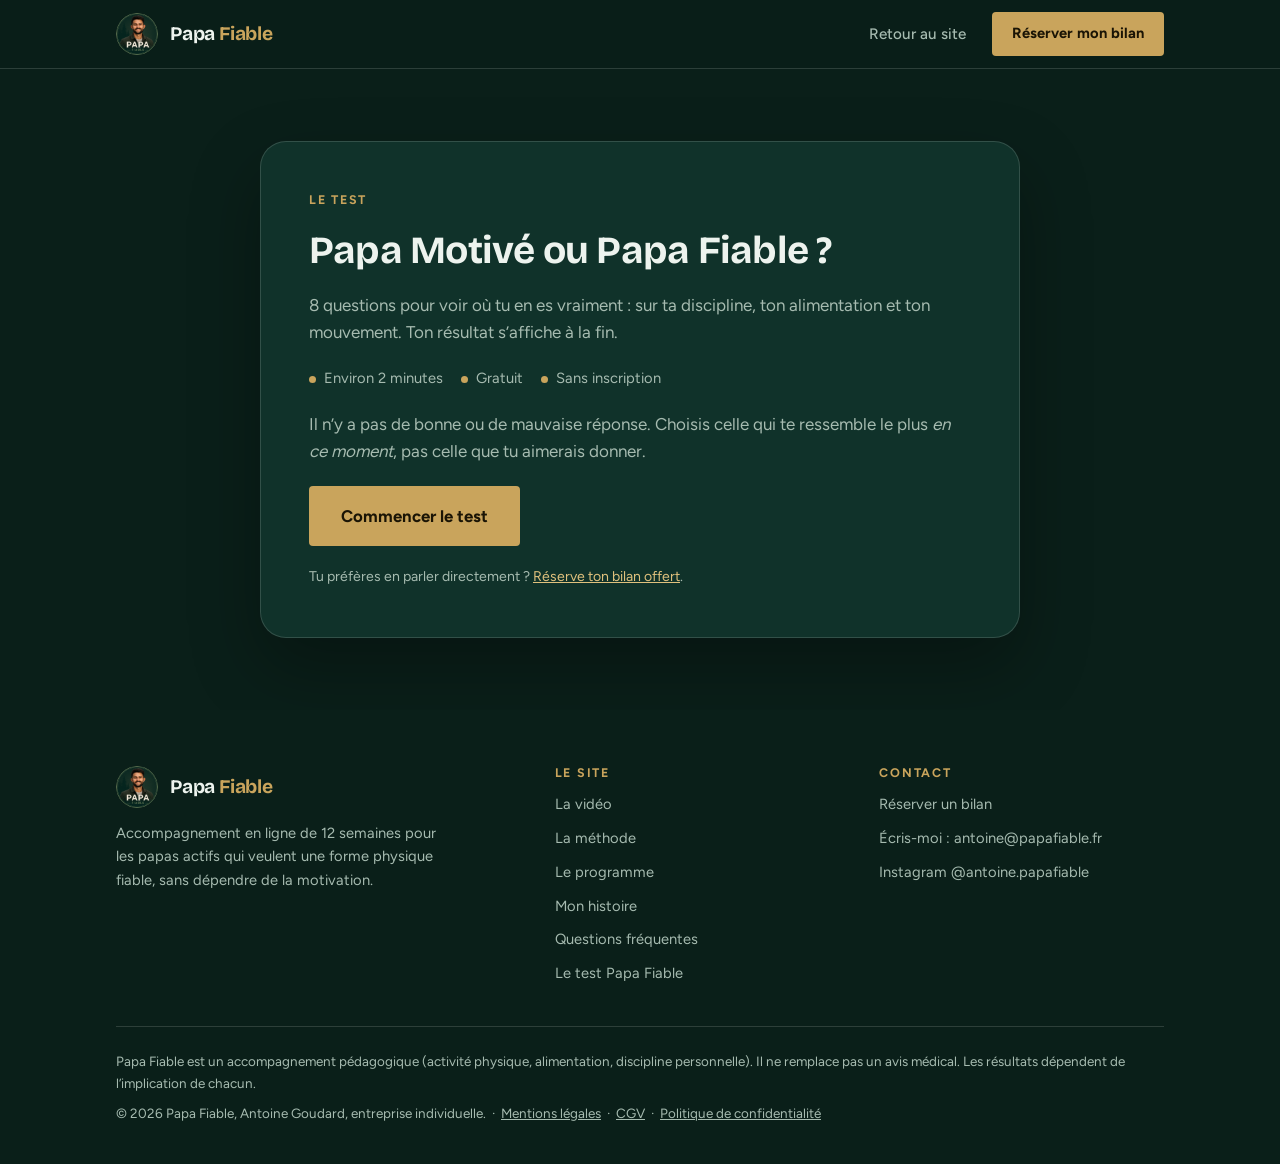
<file: quiz/index.html>
<!doctype html>
<html lang="fr">
<head>
<meta charset="utf-8">
<meta name="viewport" content="width=device-width, initial-scale=1, viewport-fit=cover">
<title>Le test Papa Motivé ou Papa Fiable ? | Papa Fiable</title>
<meta name="description" content="Réponds à 8 questions et découvre si tu es un Papa Motivé, un Papa en transition ou un Papa Fiable. Gratuit, environ 2 minutes.">
<link rel="canonical" href="https://papafiable.fr/quiz/">
<meta name="theme-color" content="#0a1f19">
<meta property="og:type" content="website">
<meta property="og:locale" content="fr_FR">
<meta property="og:site_name" content="Papa Fiable">
<meta property="og:title" content="Le test Papa Motivé ou Papa Fiable ? | Papa Fiable">
<meta property="og:description" content="Réponds à 8 questions et découvre si tu es un Papa Motivé, un Papa en transition ou un Papa Fiable. Gratuit, environ 2 minutes.">
<meta property="og:url" content="https://papafiable.fr/quiz/">
<meta property="og:image" content="https://papafiable.fr/assets/img/og-image.jpg">
<meta name="twitter:card" content="summary_large_image">
<link rel="icon" type="image/png" sizes="32x32" href="/assets/img/favicon-32.png">
<link rel="icon" type="image/png" sizes="64x64" href="/assets/img/favicon-64.png">
<link rel="apple-touch-icon" href="/assets/img/apple-touch-icon.png">
<link rel="preload" href="/assets/fonts/bricolage-grotesque-latin-wght-normal.woff2" as="font" type="font/woff2" crossorigin>
<link rel="preload" href="/assets/fonts/figtree-latin-wght-normal.woff2" as="font" type="font/woff2" crossorigin>
<link rel="stylesheet" href="/css/style.css">
<script defer src="/js/main.js"></script>
<script defer src="/js/quiz.js"></script>
</head>
<body class="qz-page">
<header class="site-header">
  <div class="wrap">
    <a class="brand" href="/" aria-label="Papa Fiable, accueil">
      <img src="/assets/img/logo.png" alt="" width="42" height="42"><span>Papa <b>Fiable</b></span>
    </a>
    <nav class="nav" aria-label="Navigation principale">
      <a href="/">Retour au site</a>
      <a class="btn btn--gold btn--sm" href="/#rdv">Réserver mon bilan</a>
    </nav>
  </div>
</header>
<main id="contenu">
<section class="qz-stage"><div class="wrap">
<div class="qz-card" id="qz" data-endpoint="/.netlify/functions/quiz-lead">

  <div class="qz-screen" data-screen="intro">
    <span class="qz-kicker">Le test</span>
    <h1>Papa Motivé ou Papa Fiable&nbsp;?</h1>
    <p>8 questions pour voir où tu en es vraiment : sur ta discipline, ton alimentation et ton mouvement. Ton résultat s’affiche à la fin.</p>
    <div class="qz-meta"><span>Environ 2 minutes</span><span>Gratuit</span><span>Sans inscription</span></div>
    <p>Il n’y a pas de bonne ou de mauvaise réponse. Choisis celle qui te ressemble le plus <em>en ce moment</em>, pas celle que tu aimerais donner.</p>
    <div><button type="button" class="btn btn--gold btn--lg" data-qz-start>Commencer le test</button></div>
    <p class="qz-note">Tu préfères en parler directement&nbsp;? <a href="/#rdv">Réserve ton bilan offert</a>.</p>
  </div>

  <div class="qz-screen" data-screen="q" hidden>
    <div class="qz-progress">
      <span class="qz-count" aria-live="polite"></span>
      <div class="qz-bar" role="progressbar" aria-valuemin="1" aria-valuemax="8" aria-valuenow="1" aria-label="Progression du test"><i></i></div>
    </div>
    <h2 class="qz-q"></h2>
    <div class="qz-answers"></div>
    <button type="button" class="qz-back" hidden>← Question précédente</button>
  </div>

  <div class="qz-screen qz-calc" data-screen="calc" hidden>
    <div class="qz-dots" aria-hidden="true"><i></i><i></i><i></i></div>
    <p class="qz-calc-t">On calcule ton résultat…</p>
  </div>

  <div class="qz-screen" data-screen="result" hidden>
    <span class="qz-kicker">Ton résultat</span>
    <h2 class="qz-profile"></h2>
    <div class="qz-score"><span class="qz-score-num"></span><span class="qz-note">sur 16 points</span></div>
    <div class="qz-gauge">
      <div class="qz-gauge-labels"><span>Papa Motivé</span><span>Papa Fiable</span></div>
      <div class="qz-gauge-bar" role="img"><i></i></div>
    </div>
    <p class="qz-profile-text"></p>
    <div class="qz-pillars"></div>
    <div class="qz-weak"><h3 class="qz-weak-t"></h3><p class="qz-tip"></p>
      <p class="qz-locked-h">Dans ton diagnostic détaillé, tu trouves&nbsp;:</p>
      <ul class="qz-locked"></ul></div>

    <div class="qz-mail">
      <span class="qz-kicker">Ton diagnostic personnalisé (PDF)</span>
      <h2>Débloque-le tout de suite</h2>
      <p class="qz-mail-for"></p>
      <p>Il est rédigé pour ton profil et ton point à travailler. Rien d’obligatoire&nbsp;: tu peux aussi réserver directement ton bilan, juste en dessous.</p>
      <form class="qz-form" novalidate>
        <div class="qz-row">
          <label class="f">Ton prénom<input type="text" name="firstname" autocomplete="given-name" maxlength="60"></label>
          <label class="f">Ton e-mail<input type="email" name="email" autocomplete="email" required maxlength="160"></label>
        </div>
        <div class="qz-hp" aria-hidden="true"><label>Ne pas remplir<input type="text" name="website" tabindex="-1" autocomplete="off"></label></div>
        <label class="qz-consent"><input type="checkbox" name="consent"><span>J’accepte de recevoir mon diagnostic et des e-mails de Papa Fiable. Je peux me désinscrire à tout moment. <a href="/politique-de-confidentialite.html" target="_blank" rel="noopener">Politique de confidentialité</a></span></label>
        <button type="submit" class="btn btn--gold">Débloquer mon diagnostic</button>
        <p class="qz-msg" role="status" aria-live="polite"></p>
      </form>
      <div class="qz-download" hidden>
        <a class="btn btn--gold qz-download-link" href="#" target="_blank" rel="noopener">Voir mon diagnostic</a>
        <p class="qz-download-note">Tu le reçois aussi par e-mail, au cas où tu voudrais le retrouver plus tard.</p>
      </div>
    </div>

    <button type="button" class="qz-restart" data-qz-restart>Refaire le test</button>
    <p class="qz-disclaimer">Ce test est un outil pédagogique, pas un outil médical. Il ne remplace pas l’avis d’un professionnel de santé.</p>
  </div>

</div>
</div></section>

<section class="qz-book" id="qz-book" hidden><div class="wrap">
  <div class="qz-book-head">
    <span class="qz-kicker">Pour aller plus loin</span>
    <h2>On regarde ça ensemble ?</h2>
    <p>Un bilan offert de 30 minutes, en visio. On regarde ta situation, et on voit honnêtement si l’accompagnement a du sens pour toi.</p>
  </div>
  <div class="booking" id="rdv">
    <div class="cal-host" id="cal-host" data-url="https://calendly.com/antoine-papafiable/on-attaque"></div>
    <p class="booking-note">Le calendrier ne s’affiche pas&nbsp;? <a href="https://calendly.com/antoine-papafiable/on-attaque" target="_blank" rel="noopener">Ouvre-le dans une nouvelle fenêtre</a>.</p>
  </div>
</div></section>
</main>
<footer class="site-footer">
  <div class="wrap">
    <div class="footer-grid">
      <div class="footer-brand">
        <a class="brand" href="/"><img src="/assets/img/logo.png" alt="" width="42" height="42"><span>Papa <b>Fiable</b></span></a>
        <p>Accompagnement en ligne de 12 semaines pour les papas actifs qui veulent une forme physique fiable, sans dépendre de la motivation.</p>
      </div>
      <div>
        <h4>Le site</h4>
        <ul>
          <li><a href="/#video">La vidéo</a></li>
          <li><a href="/#methode">La méthode</a></li>
          <li><a href="/#programme">Le programme</a></li>
          <li><a href="/#histoire">Mon histoire</a></li>
          <li><a href="/#faq">Questions fréquentes</a></li>
          <li><a href="/quiz/">Le test Papa Fiable</a></li>
        </ul>
      </div>
      <div>
        <h4>Contact</h4>
        <ul>
          <li><a href="/#rdv">Réserver un bilan</a></li>
          <li>Écris-moi&nbsp;: <a href="mailto:antoine@papafiable.fr">antoine@papafiable.fr</a></li>
          <li><a href="https://www.instagram.com/antoine.papafiable/" target="_blank" rel="noopener">Instagram @antoine.papafiable</a></li>
        </ul>
      </div>
    </div>
    <div class="legal-line">
      <p>Papa Fiable est un accompagnement pédagogique (activité physique, alimentation, discipline personnelle). Il ne remplace pas un avis médical. Les résultats dépendent de l’implication de chacun.</p>
      <p>© 2026 Papa Fiable, Antoine Goudard, entreprise individuelle. &nbsp;·&nbsp; <a href="/mentions-legales.html">Mentions légales</a> &nbsp;·&nbsp; <a href="/cgv.html">CGV</a> &nbsp;·&nbsp; <a href="/politique-de-confidentialite.html">Politique de confidentialité</a></p>
    </div>
  </div>
</footer>

</body>
</html>
</file>
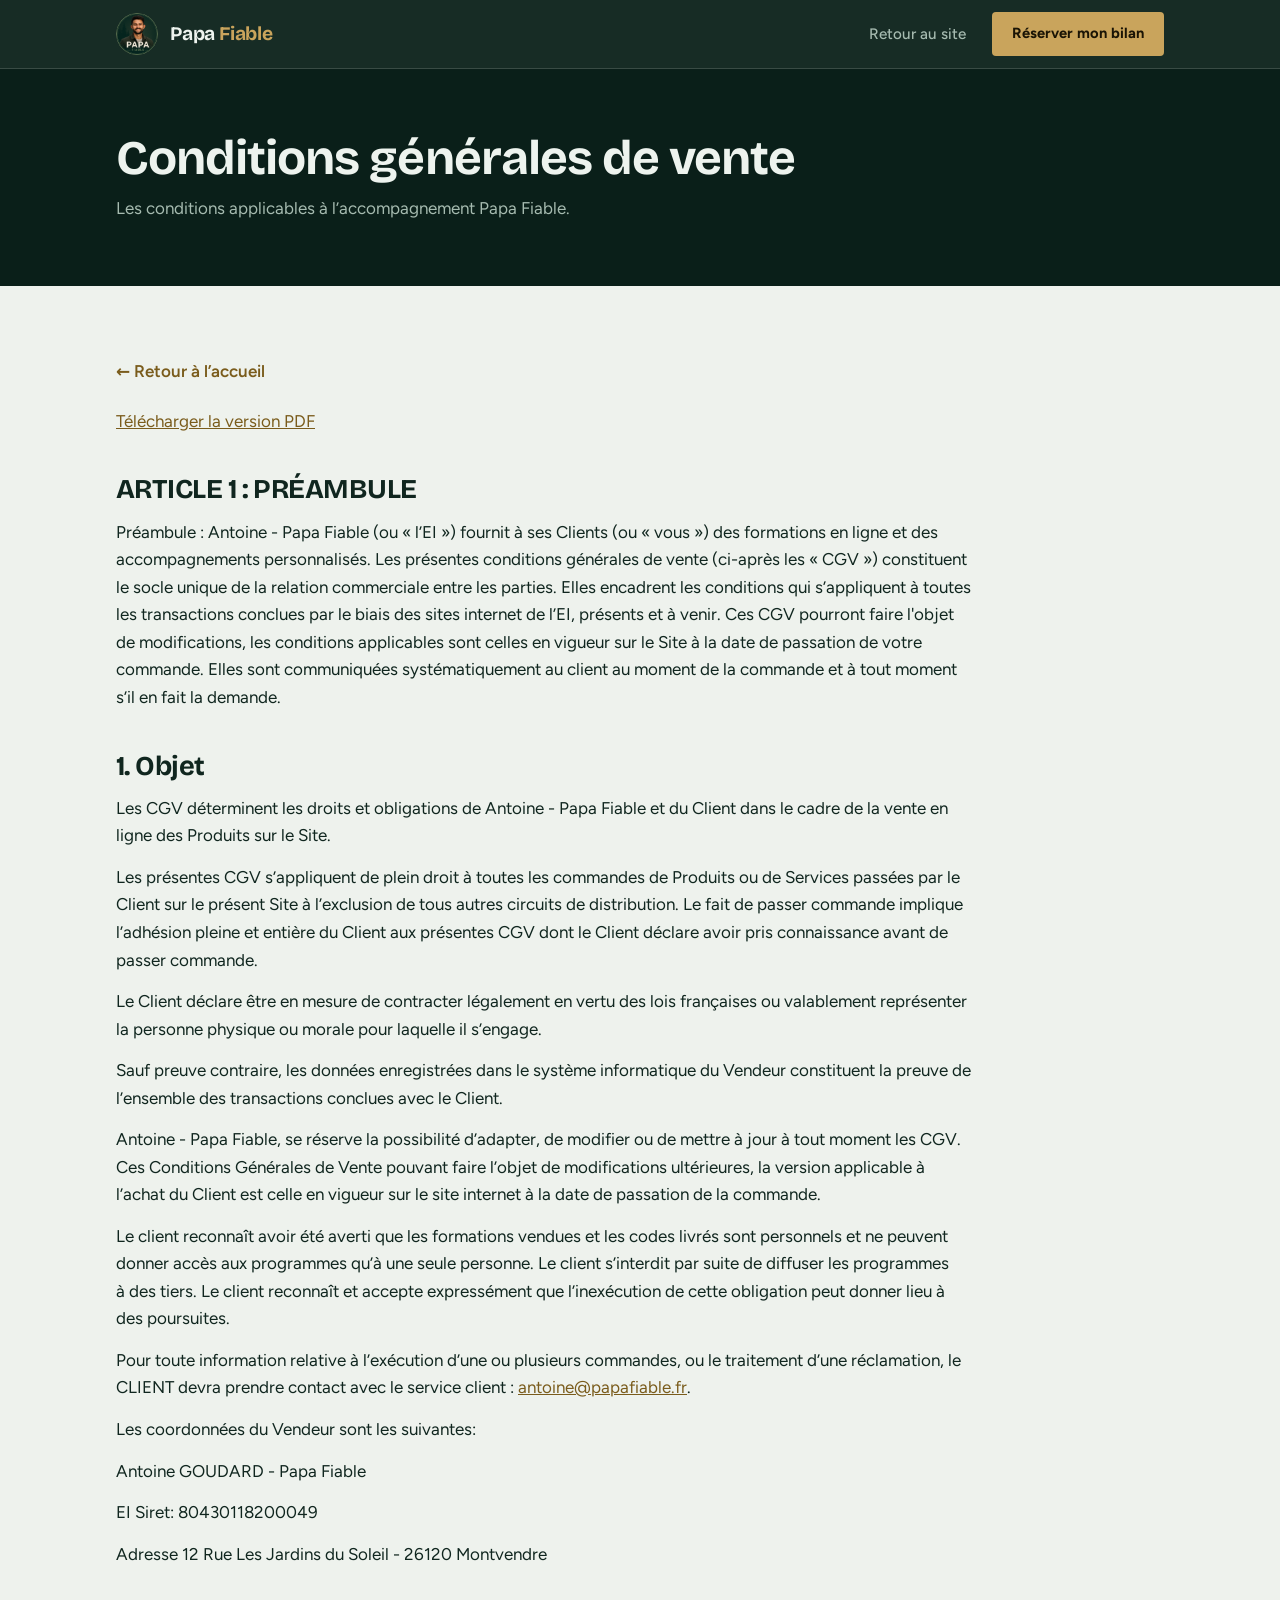
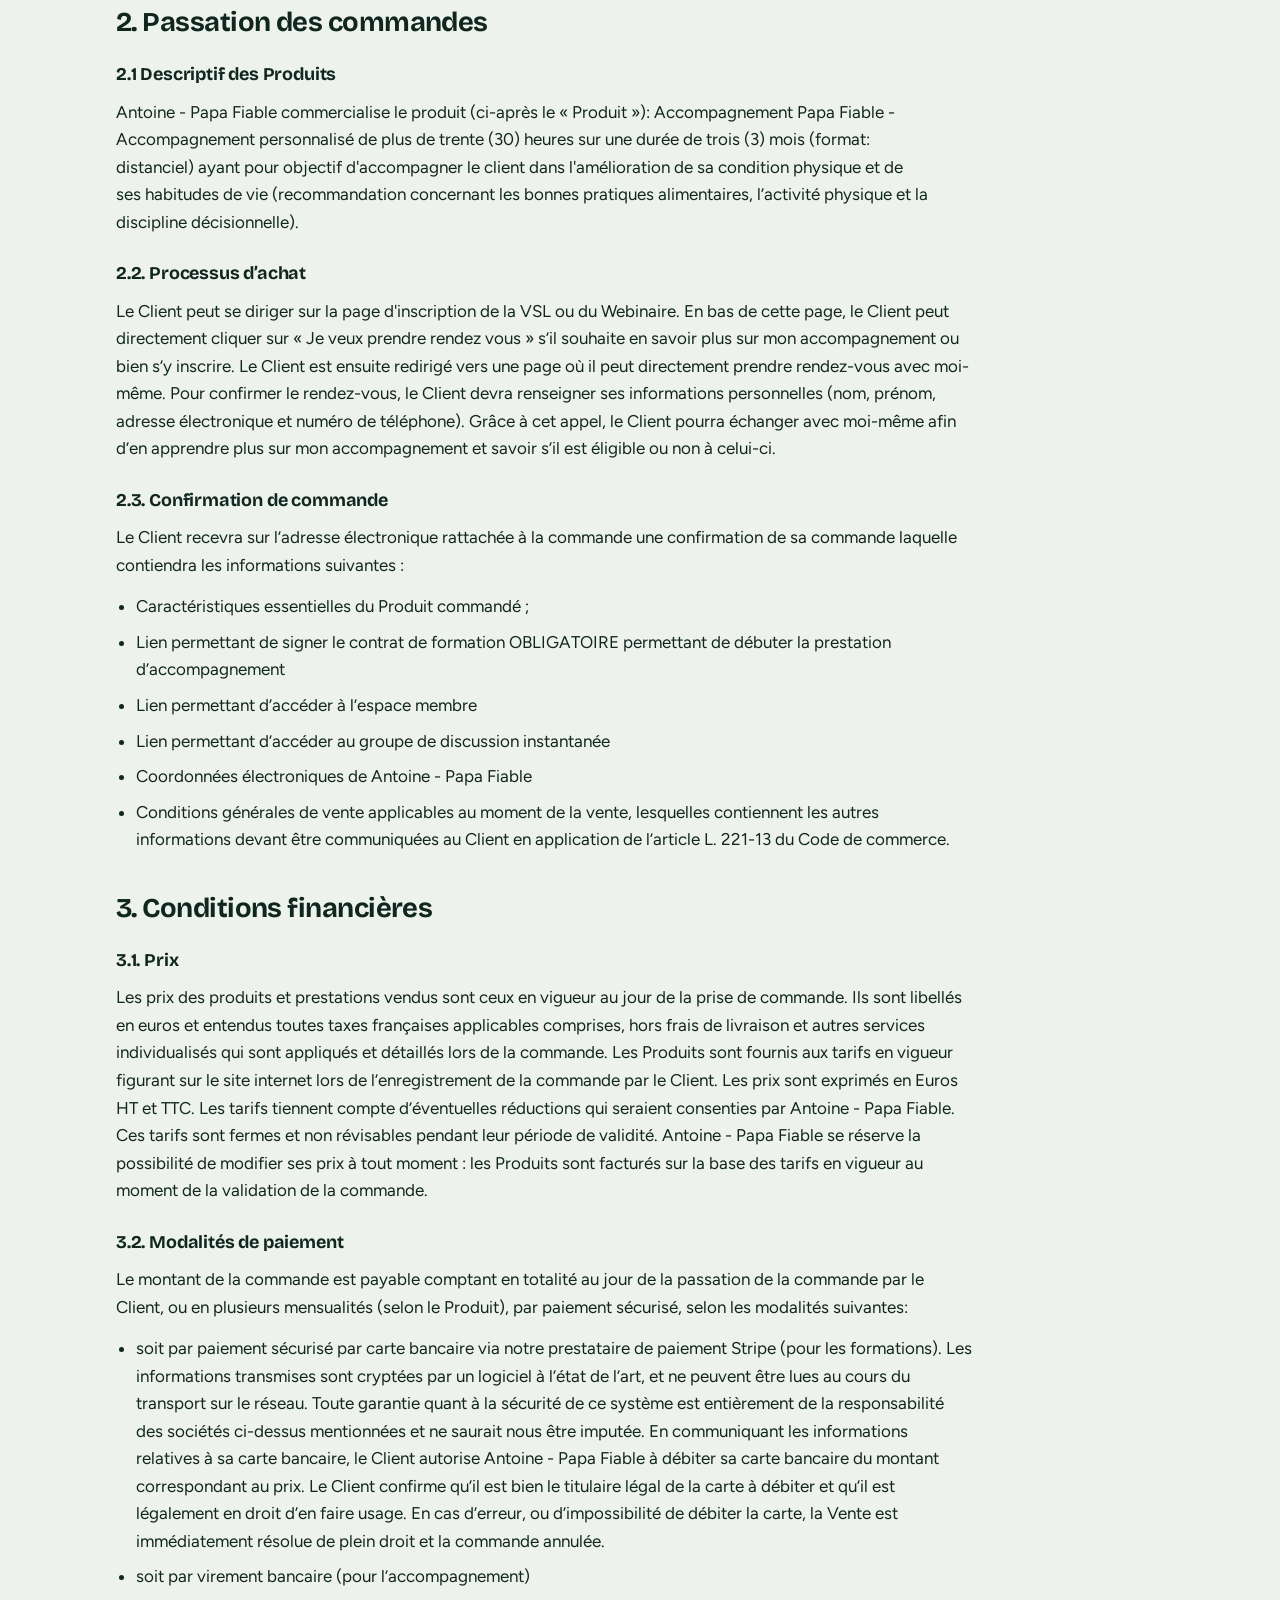
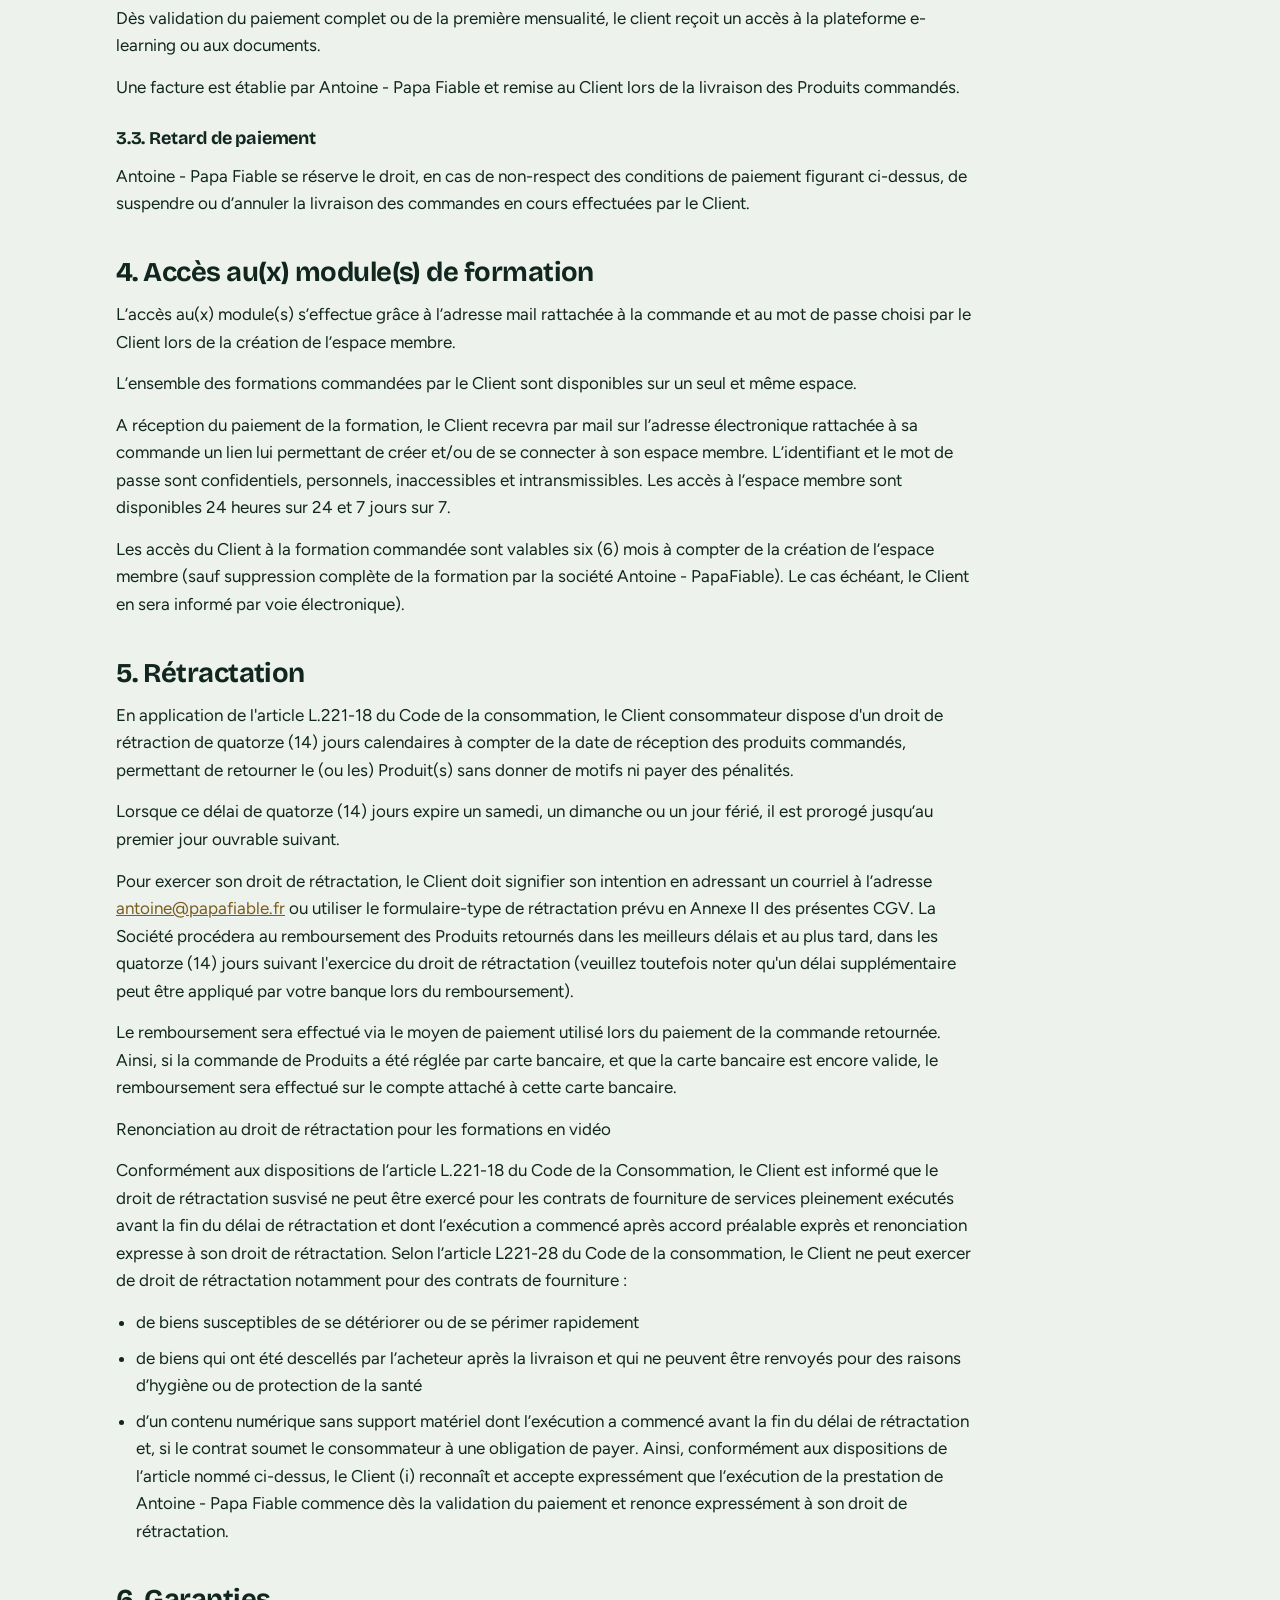
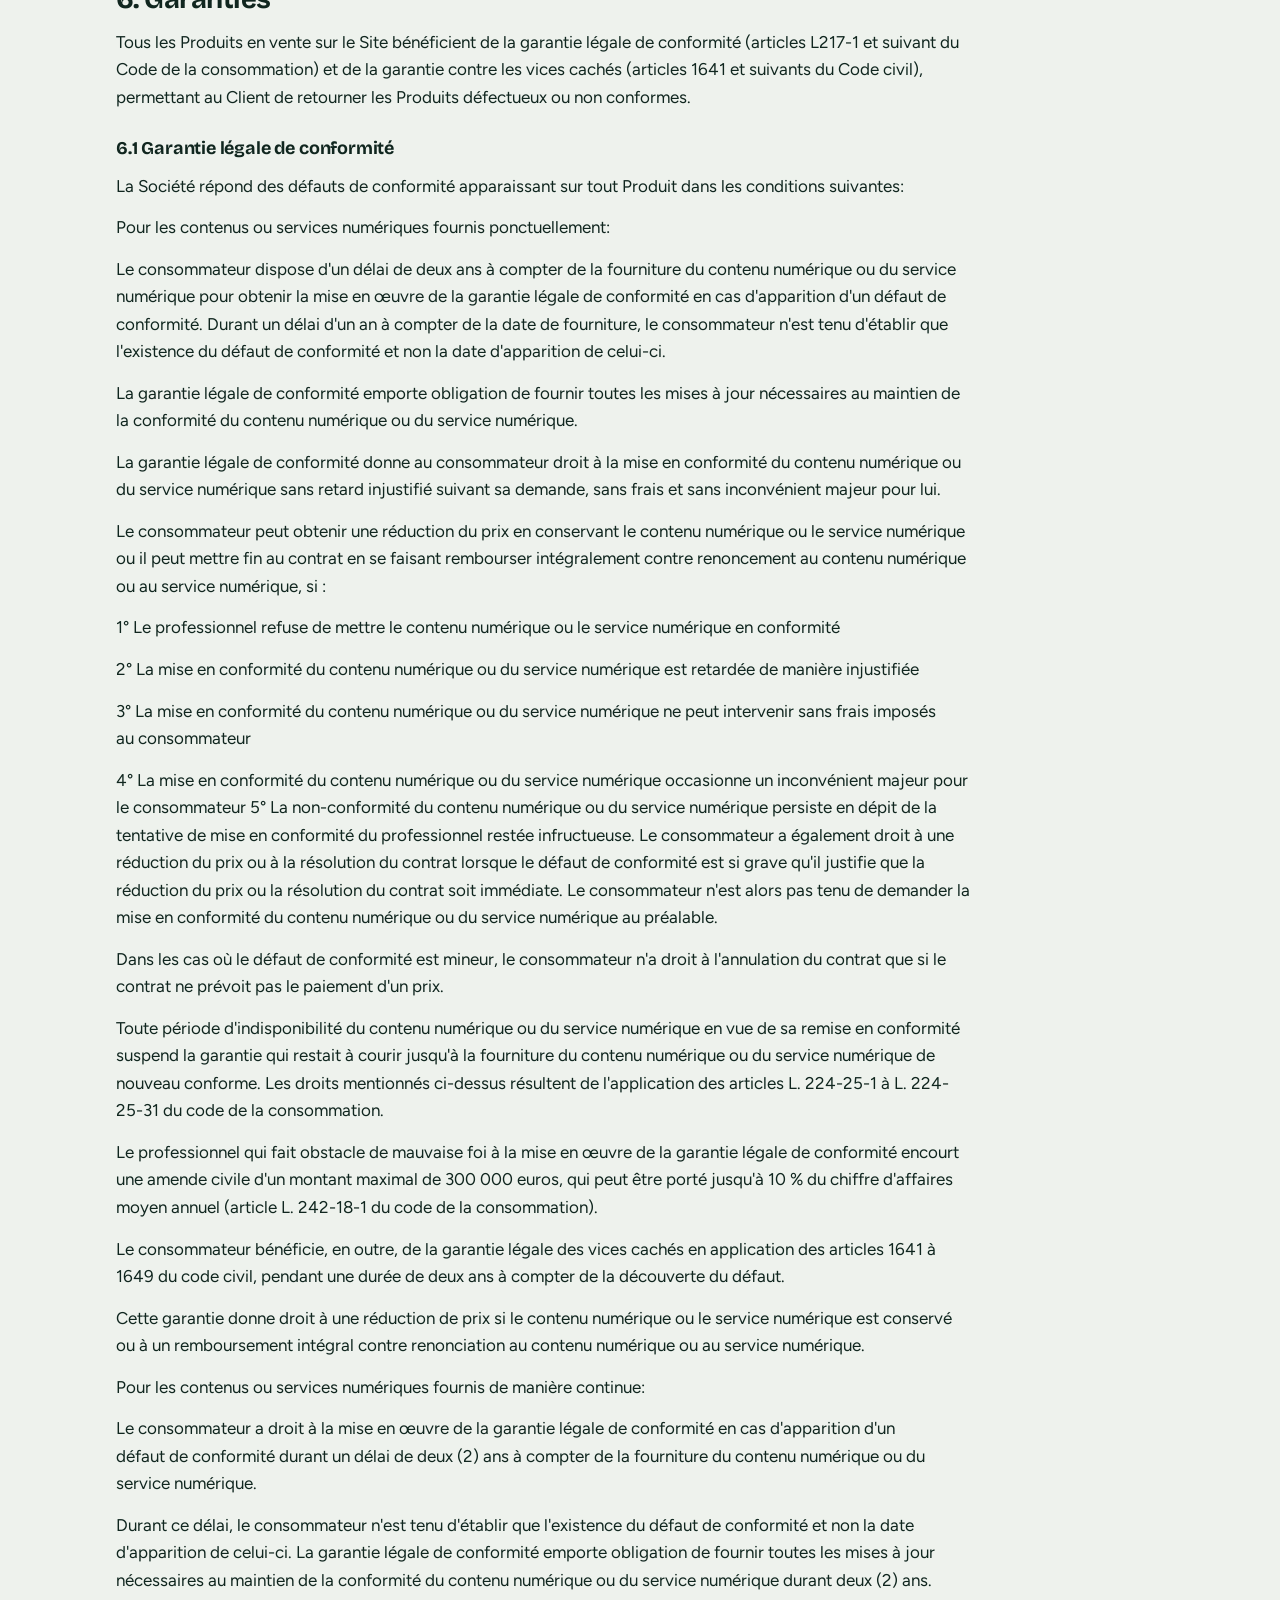
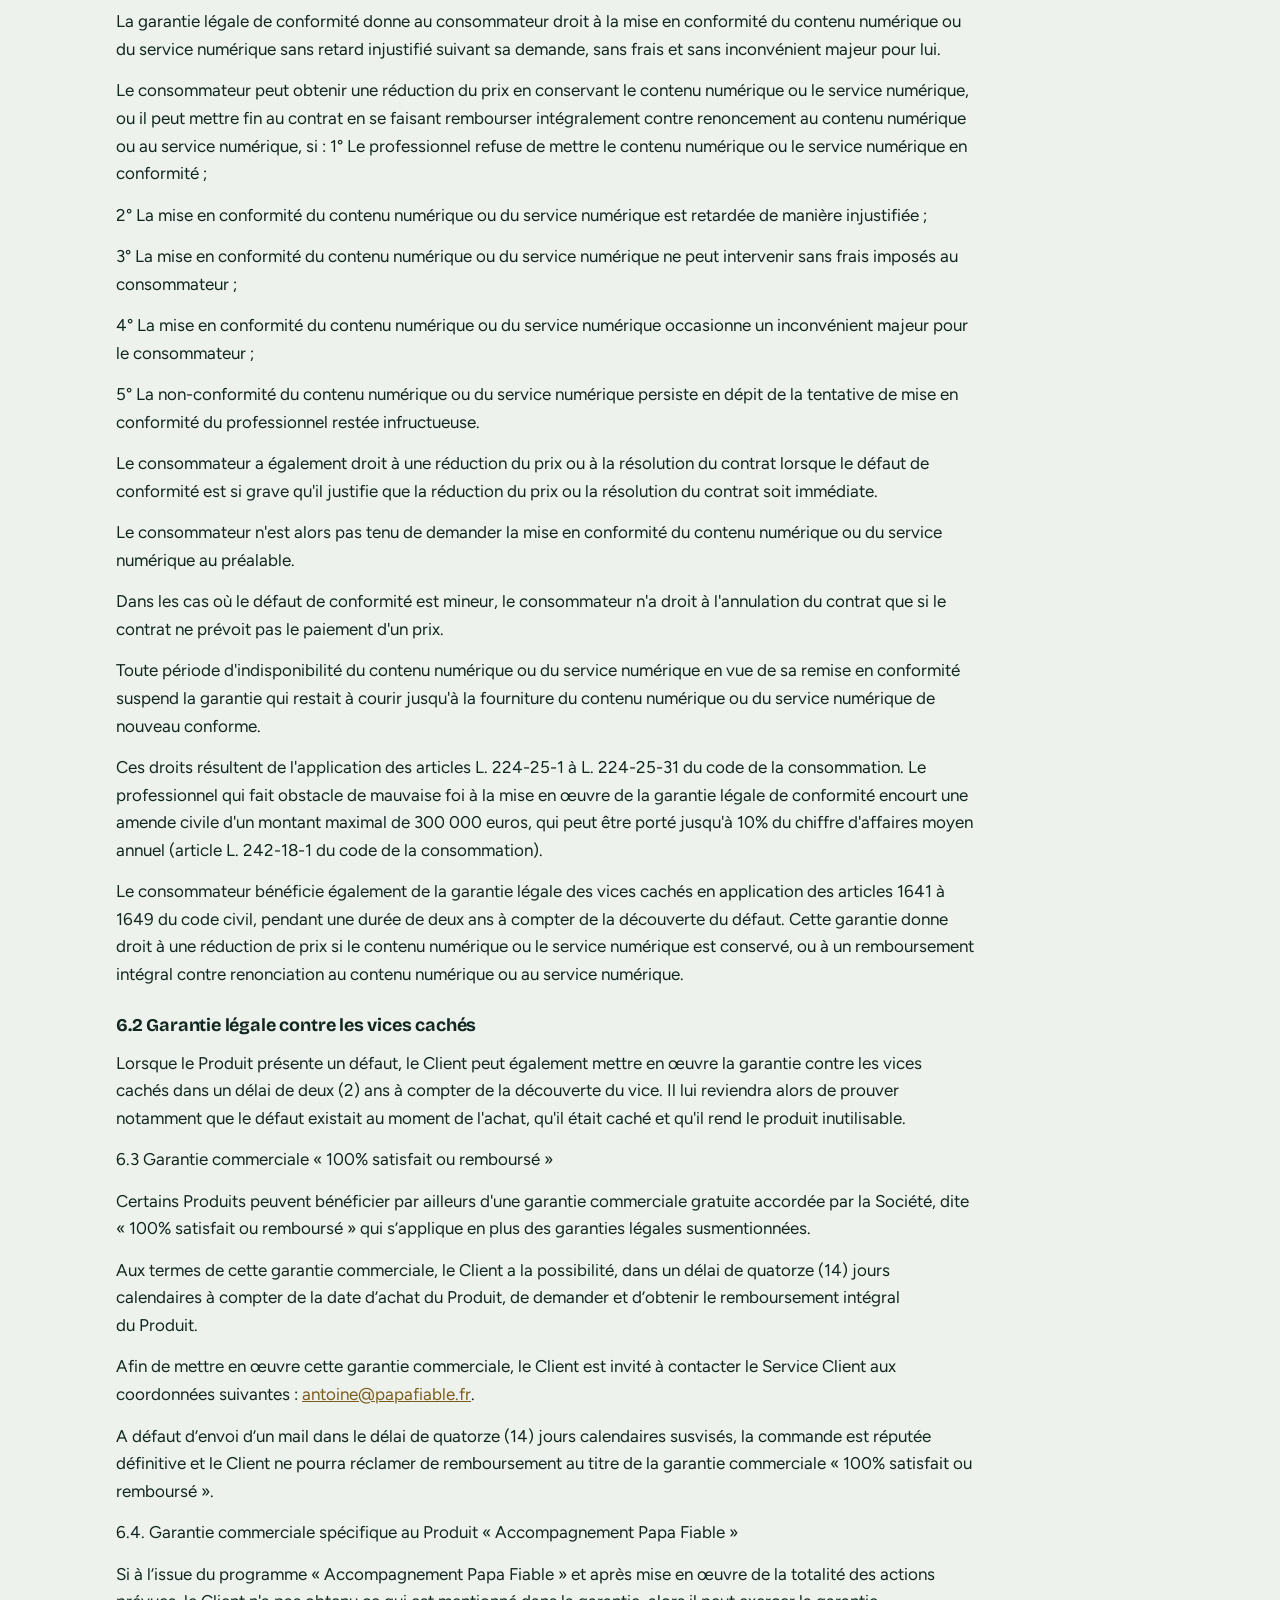
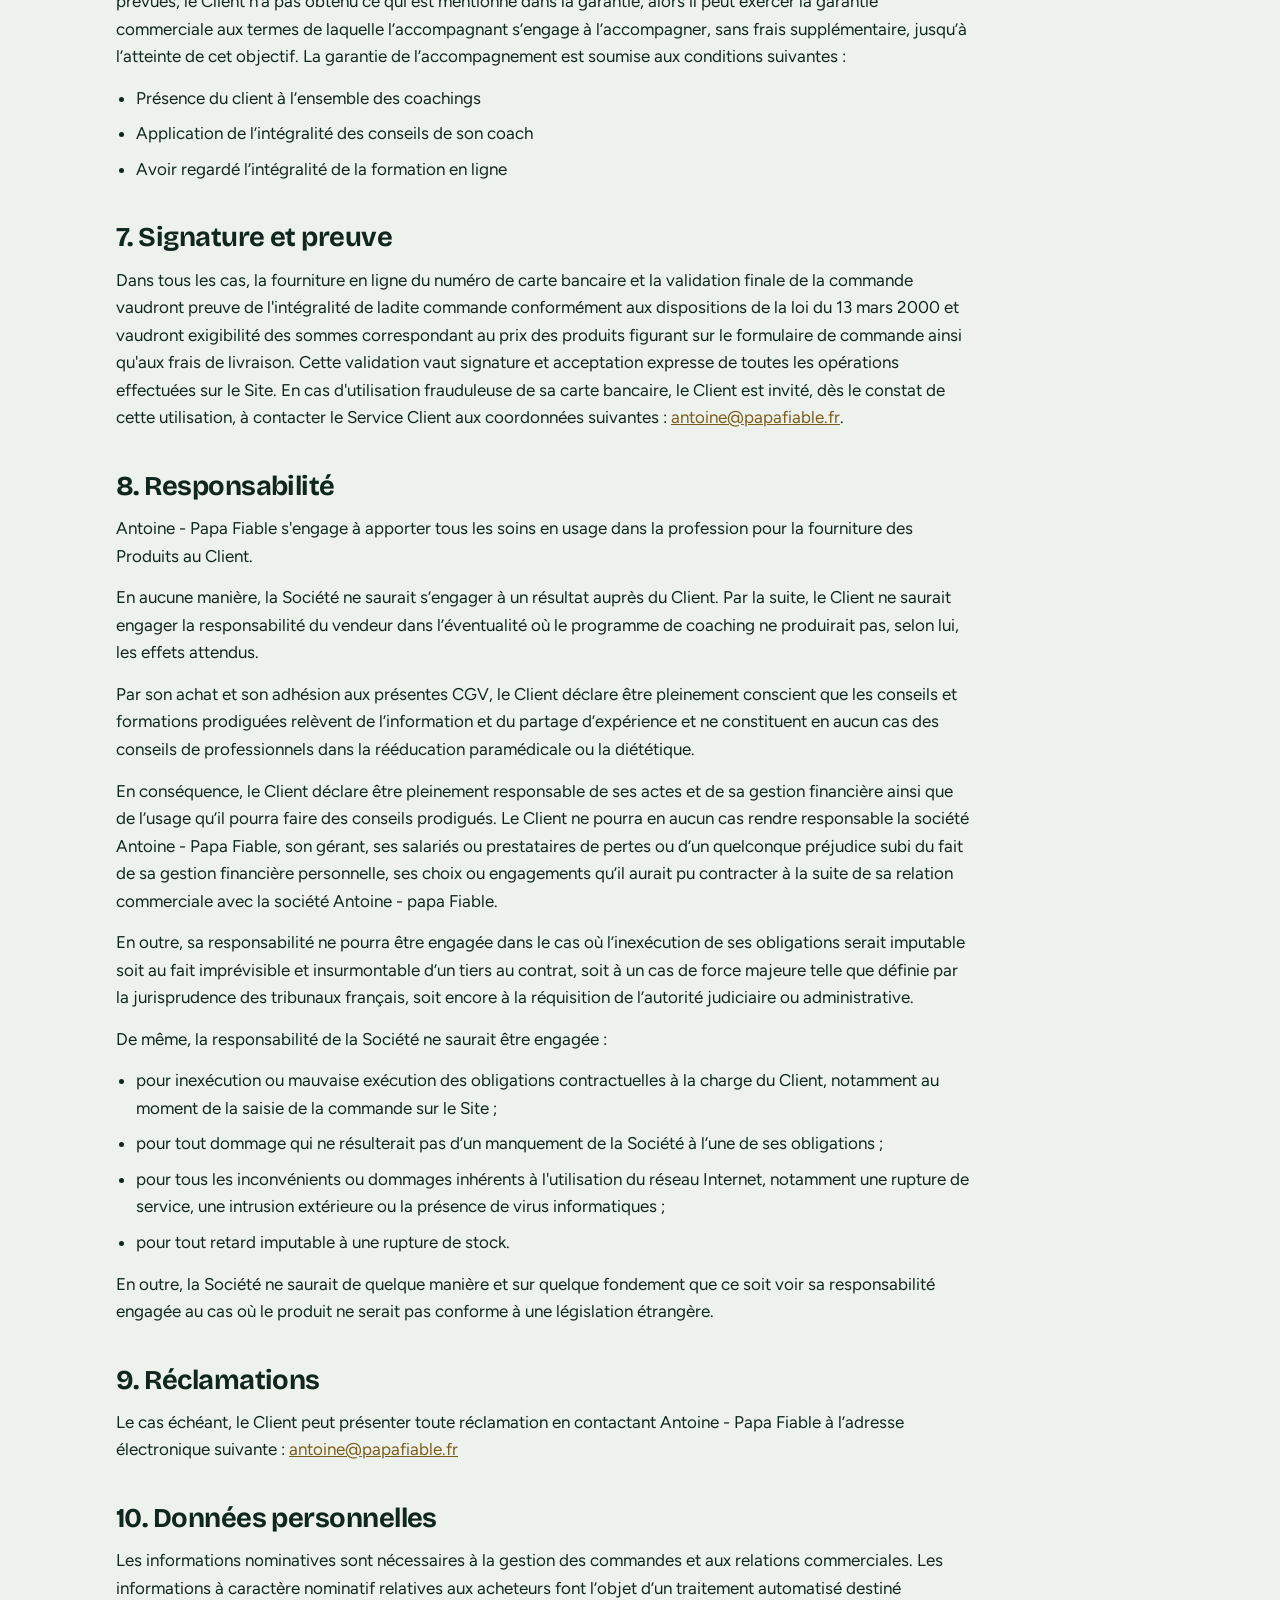
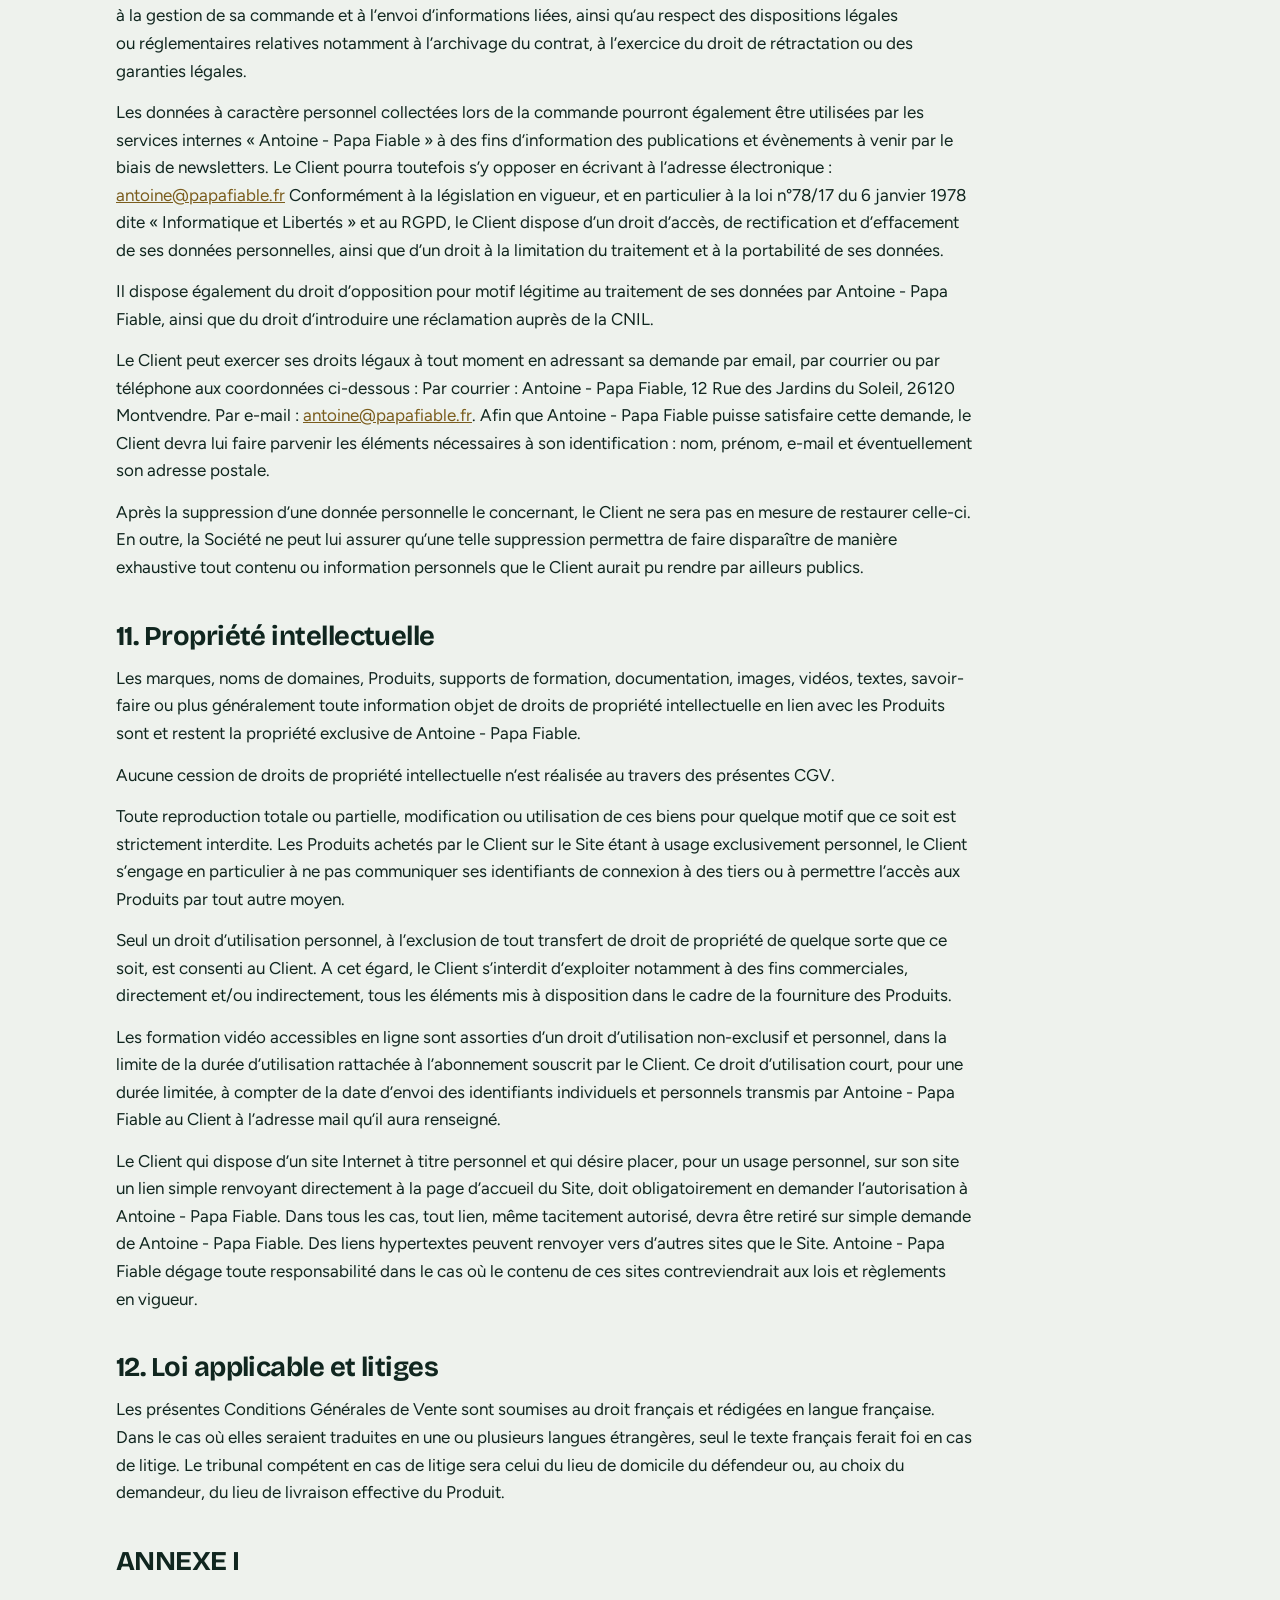
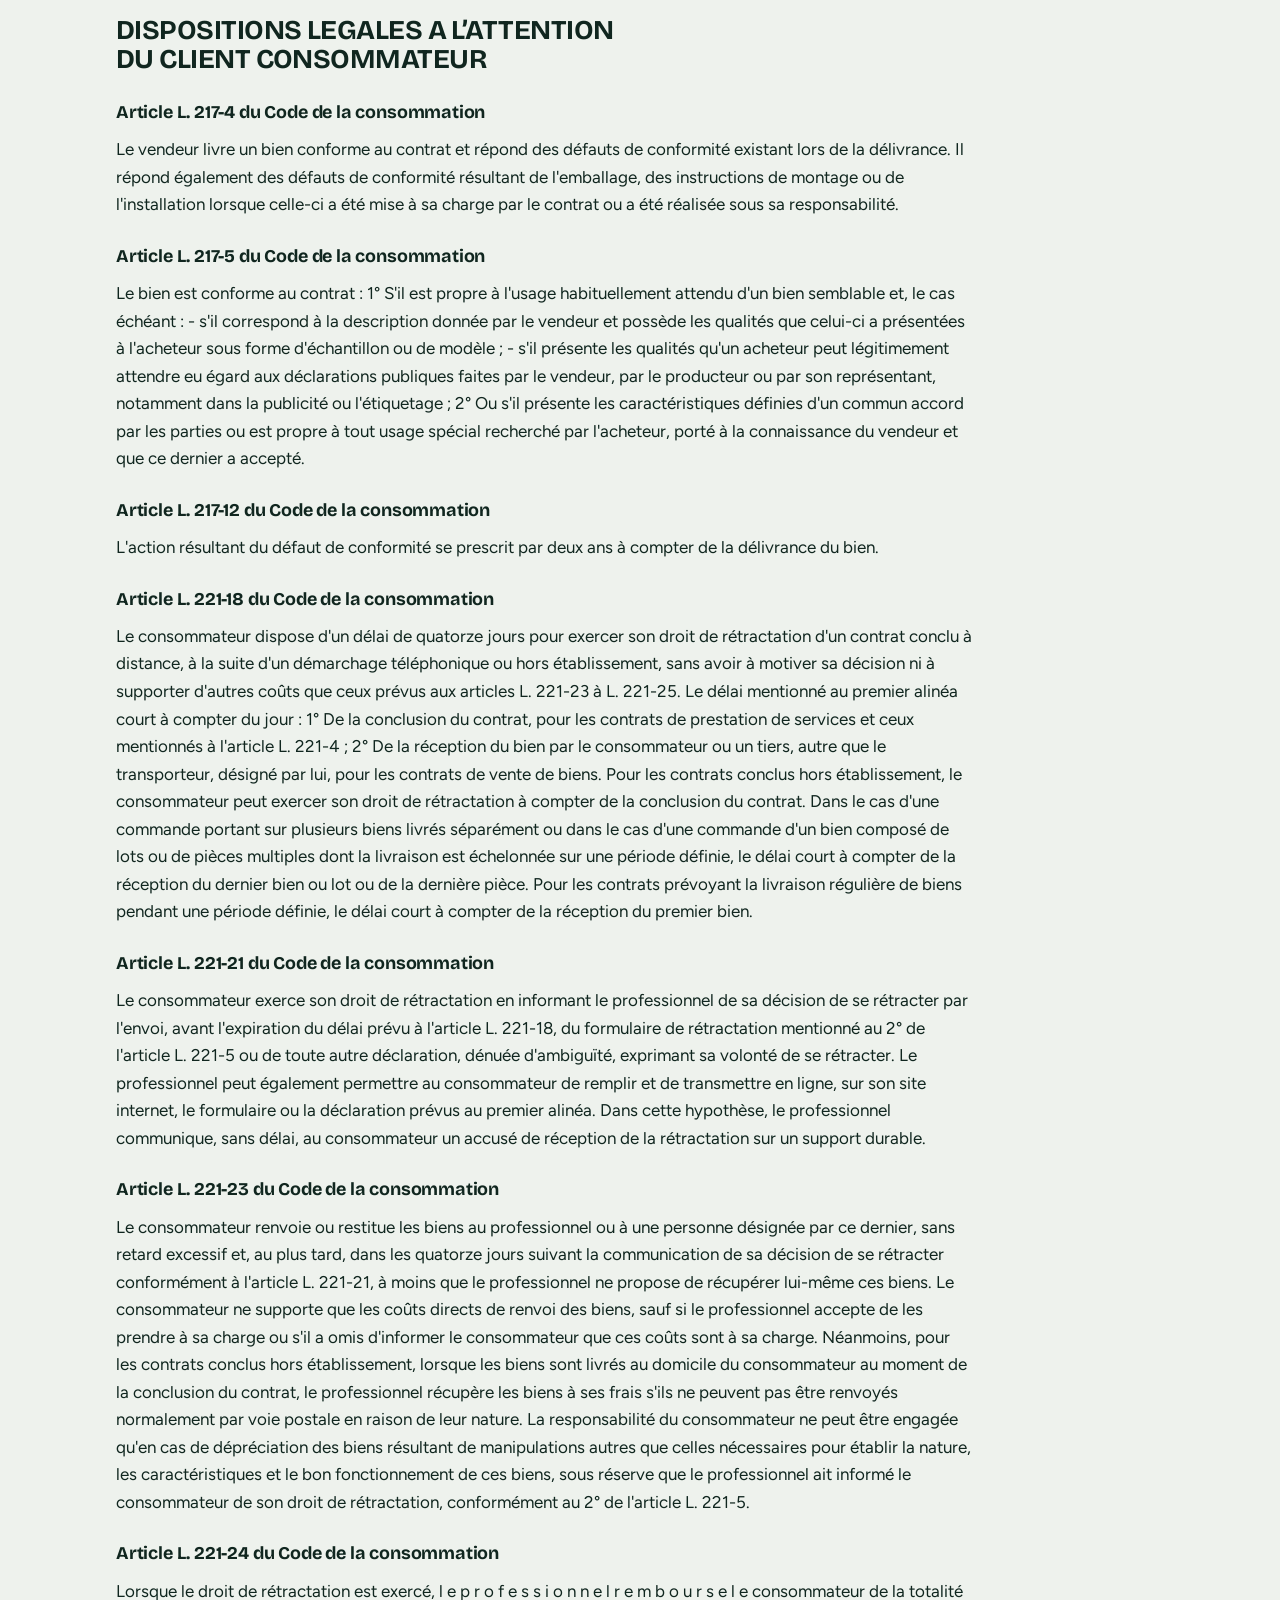
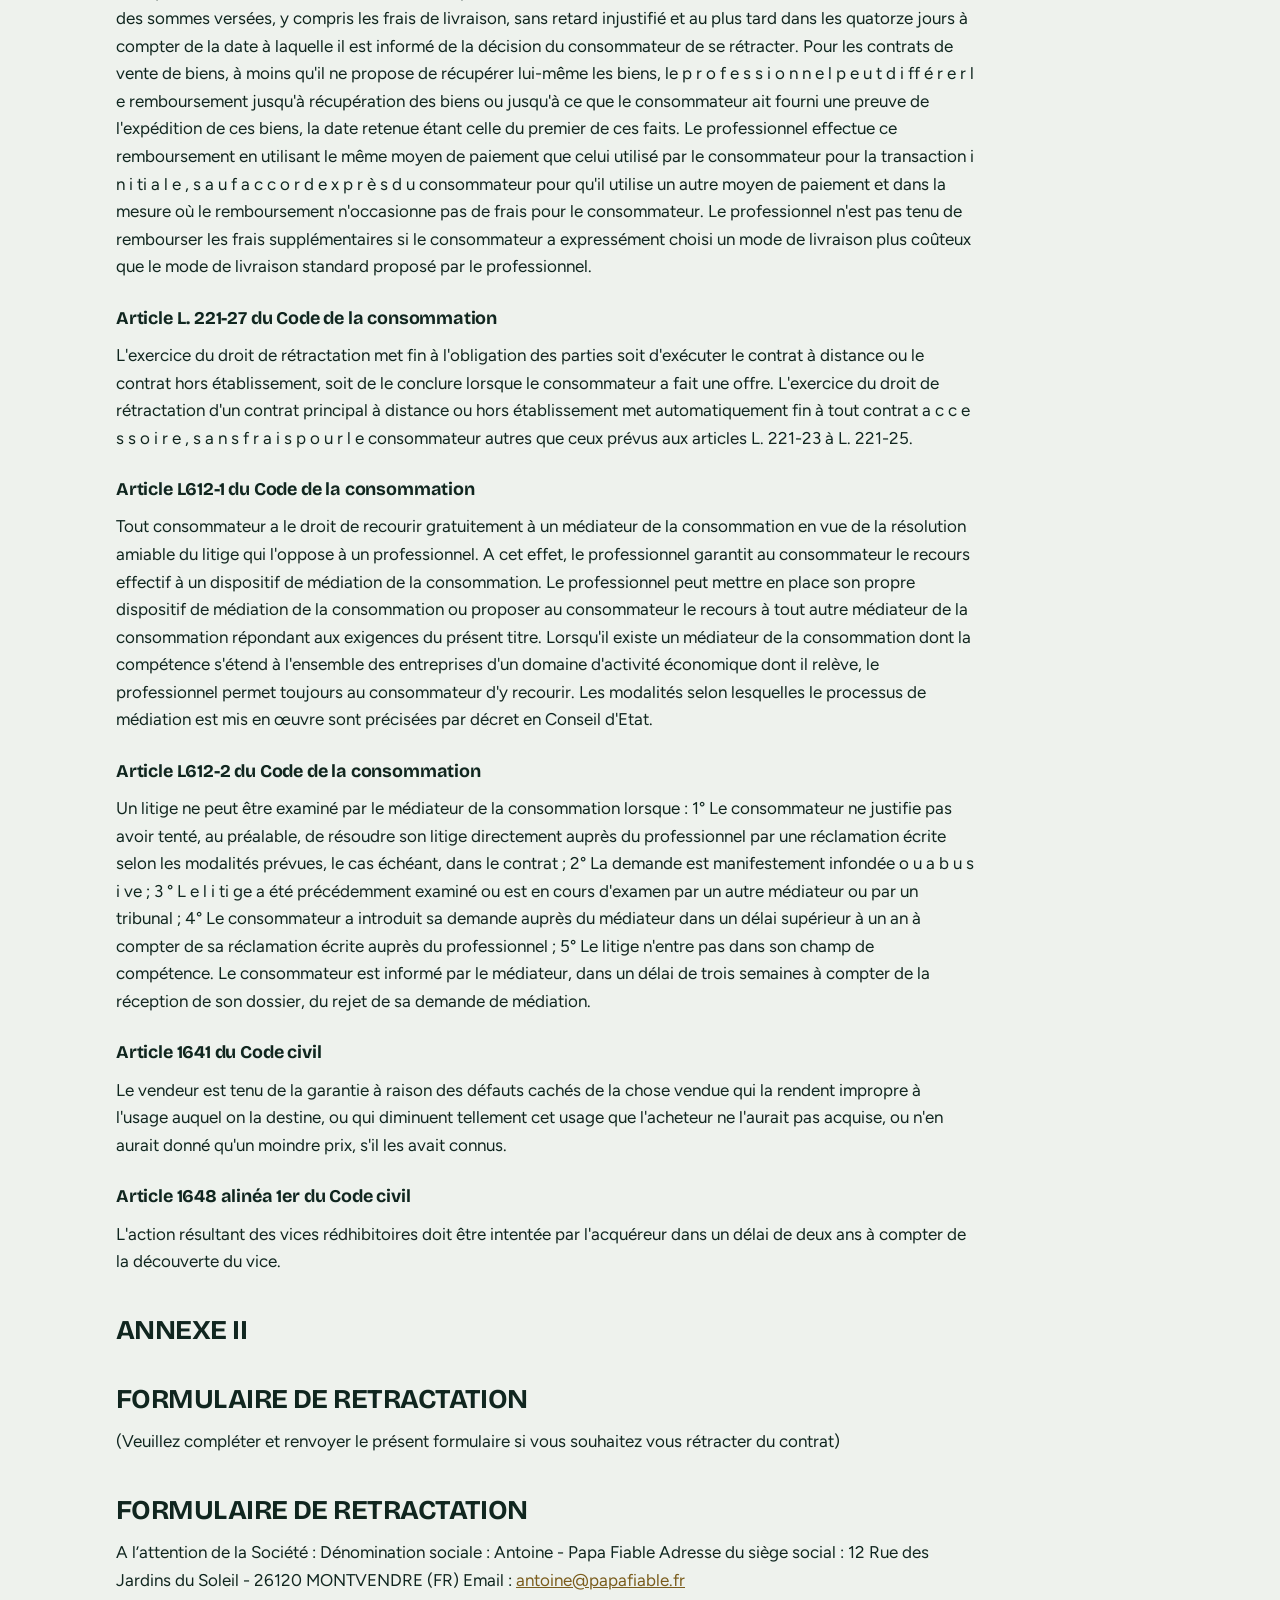
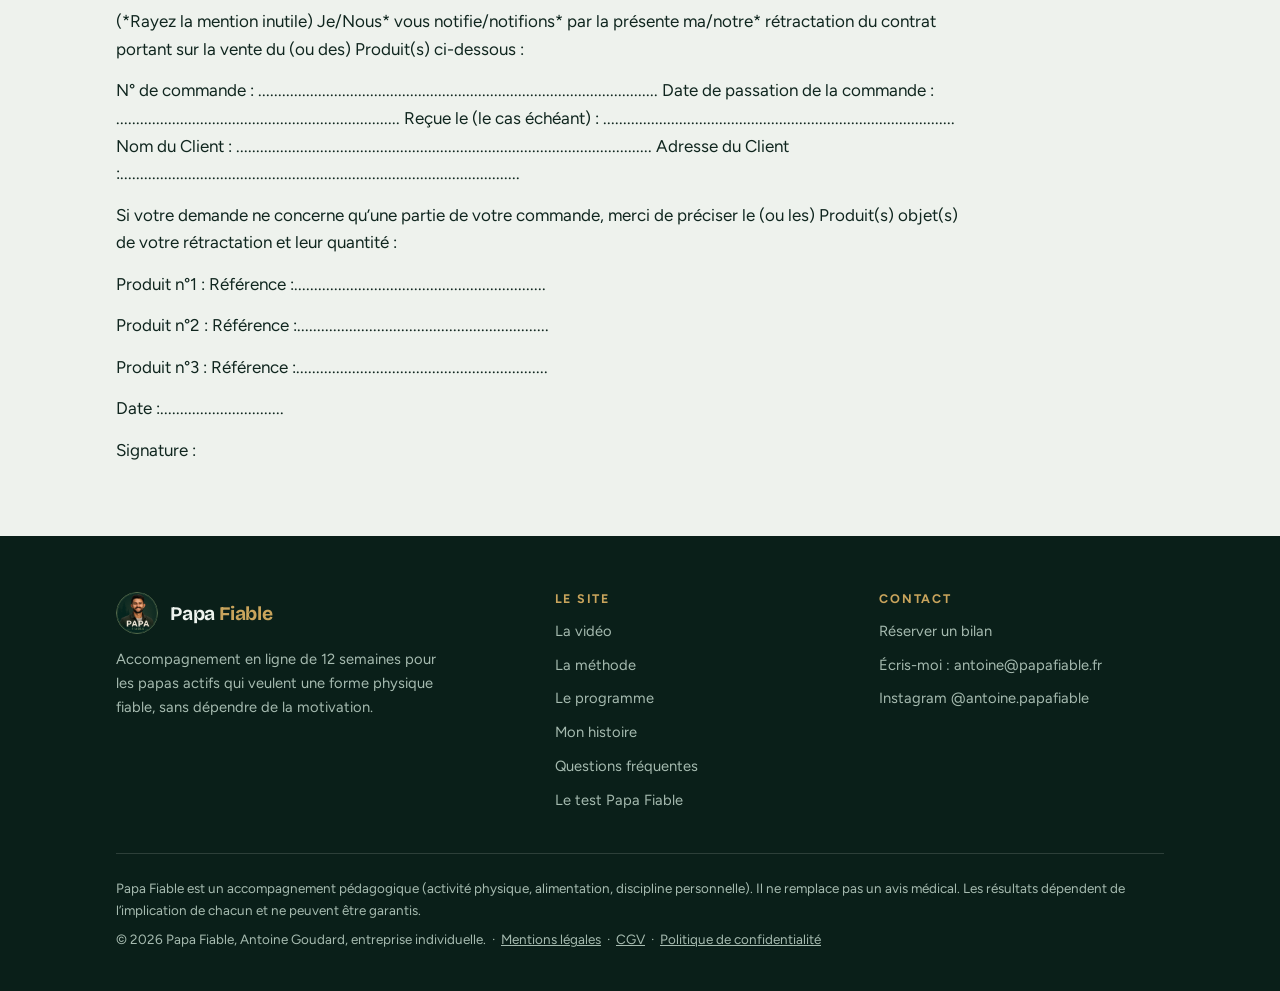
<file: cgv.html>
<!doctype html>
<html lang="fr">
<head>
<meta charset="utf-8">
<meta name="viewport" content="width=device-width, initial-scale=1, viewport-fit=cover">
<title>Conditions générales de vente | Papa Fiable</title>
<meta name="description" content="Conditions générales de vente du site papafiable.fr.">
<link rel="canonical" href="https://papafiable.fr/cgv.html">
<meta name="theme-color" content="#0a1f19">
<link rel="icon" type="image/png" sizes="32x32" href="/assets/img/favicon-32.png">
<link rel="icon" type="image/png" sizes="64x64" href="/assets/img/favicon-64.png">
<link rel="apple-touch-icon" href="/assets/img/apple-touch-icon.png">
<link rel="preload" href="/assets/fonts/bricolage-grotesque-latin-wght-normal.woff2" as="font" type="font/woff2" crossorigin>
<link rel="preload" href="/assets/fonts/figtree-latin-wght-normal.woff2" as="font" type="font/woff2" crossorigin>
<link rel="stylesheet" href="/css/style.css">
<script defer src="/js/main.js"></script>
</head>
<body>
<header class="site-header">
  <div class="wrap">
    <a class="brand" href="/" aria-label="Papa Fiable, accueil">
      <img src="/assets/img/logo.png" alt="" width="42" height="42"><span>Papa <b>Fiable</b></span>
    </a>
    <nav class="nav" aria-label="Navigation principale">
      <a href="/">Retour au site</a>
      <a class="btn btn--gold btn--sm" href="/#rdv">Réserver mon bilan</a>
    </nav>
  </div>
</header>
<main id="contenu">
<section class="legal-hero"><div class="wrap"><h1>Conditions générales de vente</h1><p>Les conditions applicables à l’accompagnement Papa Fiable.</p></div></section>
<section class="legal"><div class="wrap"><div class="doc">
<a class="backlink" href="/">← Retour à l’accueil</a>
<p><a href="/documents/CGV-Papa-Fiable.pdf" download>Télécharger la version PDF</a></p>
<h2>ARTICLE 1 : PRÉAMBULE</h2>
<p>Préambule : Antoine - Papa Fiable (ou « l’EI ») fournit à ses Clients (ou « vous ») des formations en ligne et des accompagnements personnalisés. Les présentes conditions générales de vente (ci-après les « CGV ») constituent le socle unique de la relation commerciale entre les parties. Elles encadrent les conditions qui s’appliquent à toutes les transactions conclues par le biais des sites internet de l’EI, présents et à venir. Ces CGV pourront faire l'objet de modifications, les conditions applicables sont celles en vigueur sur le Site à la date de passation de votre commande. Elles sont communiquées systématiquement au client au moment de la commande et à tout moment s’il en fait la demande.</p>
<h2>1. Objet</h2>
<p>Les CGV déterminent les droits et obligations de Antoine - Papa Fiable et du Client dans le cadre de la vente en ligne des Produits sur le Site.</p>
<p>Les présentes CGV s’appliquent de plein droit à toutes les commandes de Produits ou de Services passées par le Client sur le présent Site à l’exclusion de tous autres circuits de distribution. Le fait de passer commande implique l’adhésion pleine et entière du Client aux présentes CGV dont le Client déclare avoir pris connaissance avant de passer commande.</p>
<p>Le Client déclare être en mesure de contracter légalement en vertu des lois françaises ou valablement représenter la personne physique ou morale pour laquelle il s’engage.</p>
<p>Sauf preuve contraire, les données enregistrées dans le système informatique du Vendeur constituent la preuve de l’ensemble des transactions conclues avec le Client.</p>
<p>Antoine - Papa Fiable, se réserve la possibilité d’adapter, de modifier ou de mettre à jour à tout moment les CGV. Ces Conditions Générales de Vente pouvant faire l’objet de modifications ultérieures, la version applicable à l’achat du Client est celle en vigueur sur le site internet à la date de passation de la commande.</p>
<p>Le client reconnaît avoir été averti que les formations vendues et les codes livrés sont personnels et ne peuvent donner accès aux programmes qu’à une seule personne. Le client s’interdit par suite de diffuser les programmes à des tiers. Le client reconnaît et accepte expressément que l’inexécution de cette obligation peut donner lieu à des poursuites.</p>
<p>Pour toute information relative à l’exécution d’une ou plusieurs commandes, ou le traitement d’une réclamation, le CLIENT devra prendre contact avec le service client : <a href="mailto:antoine@papafiable.fr">antoine@papafiable.fr</a>.</p>
<p>Les coordonnées du Vendeur sont les suivantes:</p>
<p>Antoine GOUDARD - Papa Fiable</p>
<p>EI Siret: 80430118200049</p>
<p>Adresse 12 Rue Les Jardins du Soleil - 26120 Montvendre</p>
<h2>2. Passation des commandes</h2>
<h3>2.1 Descriptif des Produits</h3>
<p>Antoine - Papa Fiable commercialise le produit (ci-après le « Produit »): Accompagnement Papa Fiable - Accompagnement personnalisé de plus de trente (30) heures sur une durée de trois (3) mois (format: distanciel) ayant pour objectif d'accompagner le client dans l'amélioration de sa condition physique et de ses habitudes de vie (recommandation concernant les bonnes pratiques alimentaires, l’activité physique et la discipline décisionnelle).</p>
<h3>2.2. Processus d’achat</h3>
<p>Le Client peut se diriger sur la page d'inscription de la VSL ou du Webinaire. En bas de cette page, le Client peut directement cliquer sur « Je veux prendre rendez vous » s’il souhaite en savoir plus sur mon accompagnement ou bien s’y inscrire. Le Client est ensuite redirigé vers une page où il peut directement prendre rendez-vous avec moi-même. Pour confirmer le rendez-vous, le Client devra renseigner ses informations personnelles (nom, prénom, adresse électronique et numéro de téléphone). Grâce à cet appel, le Client pourra échanger avec moi-même afin d’en apprendre plus sur mon accompagnement et savoir s’il est éligible ou non à celui-ci.</p>
<h3>2.3. Confirmation de commande</h3>
<p>Le Client recevra sur l’adresse électronique rattachée à la commande une confirmation de sa commande laquelle contiendra les informations suivantes :</p>
<ul>
<li>Caractéristiques essentielles du Produit commandé ;</li>
<li>Lien permettant de signer le contrat de formation OBLIGATOIRE permettant de débuter la prestation d’accompagnement</li>
<li>Lien permettant d’accéder à l’espace membre</li>
<li>Lien permettant d’accéder au groupe de discussion instantanée</li>
<li>Coordonnées électroniques de Antoine - Papa Fiable</li>
<li>Conditions générales de vente applicables au moment de la vente, lesquelles contiennent les autres informations devant être communiquées au Client en application de l’article L. 221-13 du Code de commerce.</li>
</ul>
<h2>3. Conditions financières</h2>
<h3>3.1. Prix</h3>
<p>Les prix des produits et prestations vendus sont ceux en vigueur au jour de la prise de commande. Ils sont libellés en euros et entendus toutes taxes françaises applicables comprises, hors frais de livraison et autres services individualisés qui sont appliqués et détaillés lors de la commande. Les Produits sont fournis aux tarifs en vigueur figurant sur le site internet lors de l’enregistrement de la commande par le Client. Les prix sont exprimés en Euros HT et TTC. Les tarifs tiennent compte d’éventuelles réductions qui seraient consenties par Antoine - Papa Fiable. Ces tarifs sont fermes et non révisables pendant leur période de validité. Antoine - Papa Fiable se réserve la possibilité de modifier ses prix à tout moment : les Produits sont facturés sur la base des tarifs en vigueur au moment de la validation de la commande.</p>
<h3>3.2. Modalités de paiement</h3>
<p>Le montant de la commande est payable comptant en totalité au jour de la passation de la commande par le Client, ou en plusieurs mensualités (selon le Produit), par paiement sécurisé, selon les modalités suivantes:</p>
<ul>
<li>soit par paiement sécurisé par carte bancaire via notre prestataire de paiement Stripe (pour les formations). Les informations transmises sont cryptées par un logiciel à l’état de l’art, et ne peuvent être lues au cours du transport sur le réseau. Toute garantie quant à la sécurité de ce système est entièrement de la responsabilité des sociétés ci-dessus mentionnées et ne saurait nous être imputée. En communiquant les informations relatives à sa carte bancaire, le Client autorise Antoine - Papa Fiable à débiter sa carte bancaire du montant correspondant au prix. Le Client confirme qu’il est bien le titulaire légal de la carte à débiter et qu’il est légalement en droit d’en faire usage. En cas d’erreur, ou d’impossibilité de débiter la carte, la Vente est immédiatement résolue de plein droit et la commande annulée.</li>
<li>soit par virement bancaire (pour l’accompagnement)</li>
</ul>
<p>Dès validation du paiement complet ou de la première mensualité, le client reçoit un accès à la plateforme e-learning ou aux documents.</p>
<p>Une facture est établie par Antoine - Papa Fiable et remise au Client lors de la livraison des Produits commandés.</p>
<h3>3.3. Retard de paiement</h3>
<p>Antoine - Papa Fiable se réserve le droit, en cas de non-respect des conditions de paiement figurant ci-dessus, de suspendre ou d’annuler la livraison des commandes en cours effectuées par le Client.</p>
<h2>4. Accès au(x) module(s) de formation</h2>
<p>L’accès au(x) module(s) s’effectue grâce à l’adresse mail rattachée à la commande et au mot de passe choisi par le Client lors de la création de l’espace membre.</p>
<p>L’ensemble des formations commandées par le Client sont disponibles sur un seul et même espace.</p>
<p>A réception du paiement de la formation, le Client recevra par mail sur l’adresse électronique rattachée à sa commande un lien lui permettant de créer et/ou de se connecter à son espace membre. L’identifiant et le mot de passe sont confidentiels, personnels, inaccessibles et intransmissibles. Les accès à l’espace membre sont disponibles 24 heures sur 24 et 7 jours sur 7.</p>
<p>Les accès du Client à la formation commandée sont valables six (6) mois à compter de la création de l’espace membre (sauf suppression complète de la formation par la société Antoine - PapaFiable). Le cas échéant, le Client en sera informé par voie électronique).</p>
<h2>5. Rétractation</h2>
<p>En application de l'article L.221-18 du Code de la consommation, le Client consommateur dispose d'un droit de rétraction de quatorze (14) jours calendaires à compter de la date de réception des produits commandés, permettant de retourner le (ou les) Produit(s) sans donner de motifs ni payer des pénalités.</p>
<p>Lorsque ce délai de quatorze (14) jours expire un samedi, un dimanche ou un jour férié, il est prorogé jusqu’au premier jour ouvrable suivant.</p>
<p>Pour exercer son droit de rétractation, le Client doit signifier son intention en adressant un courriel à l’adresse <a href="mailto:antoine@papafiable.fr">antoine@papafiable.fr</a> ou utiliser le formulaire-type de rétractation prévu en Annexe II des présentes CGV. La Société procédera au remboursement des Produits retournés dans les meilleurs délais et au plus tard, dans les quatorze (14) jours suivant l'exercice du droit de rétractation (veuillez toutefois noter qu'un délai supplémentaire peut être appliqué par votre banque lors du remboursement).</p>
<p>Le remboursement sera effectué via le moyen de paiement utilisé lors du paiement de la commande retournée. Ainsi, si la commande de Produits a été réglée par carte bancaire, et que la carte bancaire est encore valide, le remboursement sera effectué sur le compte attaché à cette carte bancaire.</p>
<p>Renonciation au droit de rétractation pour les formations en vidéo</p>
<p>Conformément aux dispositions de l’article L.221-18 du Code de la Consommation, le Client est informé que le droit de rétractation susvisé ne peut être exercé pour les contrats de fourniture de services pleinement exécutés avant la fin du délai de rétractation et dont l’exécution a commencé après accord préalable exprès et renonciation expresse à son droit de rétractation. Selon l’article L221-28 du Code de la consommation, le Client ne peut exercer de droit de rétractation notamment pour des contrats de fourniture :</p>
<ul>
<li>de biens susceptibles de se détériorer ou de se périmer rapidement</li>
<li>de biens qui ont été descellés par l’acheteur après la livraison et qui ne peuvent être renvoyés pour des raisons d’hygiène ou de protection de la santé</li>
<li>d’un contenu numérique sans support matériel dont l’exécution a commencé avant la fin du délai de rétractation et, si le contrat soumet le consommateur à une obligation de payer. Ainsi, conformément aux dispositions de l’article nommé ci-dessus, le Client (i) reconnaît et accepte expressément que l’exécution de la prestation de Antoine - Papa Fiable commence dès la validation du paiement et renonce expressément à son droit de rétractation.</li>
</ul>
<h2>6. Garanties</h2>
<p>Tous les Produits en vente sur le Site bénéficient de la garantie légale de conformité (articles L217-1 et suivant du Code de la consommation) et de la garantie contre les vices cachés (articles 1641 et suivants du Code civil), permettant au Client de retourner les Produits défectueux ou non conformes.</p>
<h3>6.1 Garantie légale de conformité</h3>
<p>La Société répond des défauts de conformité apparaissant sur tout Produit dans les conditions suivantes:</p>
<p>Pour les contenus ou services numériques fournis ponctuellement:</p>
<p>Le consommateur dispose d'un délai de deux ans à compter de la fourniture du contenu numérique ou du service numérique pour obtenir la mise en œuvre de la garantie légale de conformité en cas d'apparition d'un défaut de conformité. Durant un délai d'un an à compter de la date de fourniture, le consommateur n'est tenu d'établir que l'existence du défaut de conformité et non la date d'apparition de celui-ci.</p>
<p>La garantie légale de conformité emporte obligation de fournir toutes les mises à jour nécessaires au maintien de la conformité du contenu numérique ou du service numérique.</p>
<p>La garantie légale de conformité donne au consommateur droit à la mise en conformité du contenu numérique ou du service numérique sans retard injustifié suivant sa demande, sans frais et sans inconvénient majeur pour lui.</p>
<p>Le consommateur peut obtenir une réduction du prix en conservant le contenu numérique ou le service numérique ou il peut mettre fin au contrat en se faisant rembourser intégralement contre renoncement au contenu numérique ou au service numérique, si :</p>
<p>1° Le professionnel refuse de mettre le contenu numérique ou le service numérique en conformité</p>
<p>2° La mise en conformité du contenu numérique ou du service numérique est retardée de manière injustifiée</p>
<p>3° La mise en conformité du contenu numérique ou du service numérique ne peut intervenir sans frais imposés au consommateur</p>
<p>4° La mise en conformité du contenu numérique ou du service numérique occasionne un inconvénient majeur pour le consommateur 5° La non-conformité du contenu numérique ou du service numérique persiste en dépit de la tentative de mise en conformité du professionnel restée infructueuse. Le consommateur a également droit à une réduction du prix ou à la résolution du contrat lorsque le défaut de conformité est si grave qu'il justifie que la réduction du prix ou la résolution du contrat soit immédiate. Le consommateur n'est alors pas tenu de demander la mise en conformité du contenu numérique ou du service numérique au préalable.</p>
<p>Dans les cas où le défaut de conformité est mineur, le consommateur n'a droit à l'annulation du contrat que si le contrat ne prévoit pas le paiement d'un prix.</p>
<p>Toute période d'indisponibilité du contenu numérique ou du service numérique en vue de sa remise en conformité suspend la garantie qui restait à courir jusqu'à la fourniture du contenu numérique ou du service numérique de nouveau conforme. Les droits mentionnés ci-dessus résultent de l'application des articles L. 224-25-1 à L. 224-25-31 du code de la consommation.</p>
<p>Le professionnel qui fait obstacle de mauvaise foi à la mise en œuvre de la garantie légale de conformité encourt une amende civile d'un montant maximal de 300 000 euros, qui peut être porté jusqu'à 10 % du chiffre d'affaires moyen annuel (article L. 242-18-1 du code de la consommation).</p>
<p>Le consommateur bénéficie, en outre, de la garantie légale des vices cachés en application des articles 1641 à 1649 du code civil, pendant une durée de deux ans à compter de la découverte du défaut.</p>
<p>Cette garantie donne droit à une réduction de prix si le contenu numérique ou le service numérique est conservé ou à un remboursement intégral contre renonciation au contenu numérique ou au service numérique.</p>
<p>Pour les contenus ou services numériques fournis de manière continue:</p>
<p>Le consommateur a droit à la mise en œuvre de la garantie légale de conformité en cas d'apparition d'un défaut de conformité durant un délai de deux (2) ans à compter de la fourniture du contenu numérique ou du service numérique.</p>
<p>Durant ce délai, le consommateur n'est tenu d'établir que l'existence du défaut de conformité et non la date d'apparition de celui-ci. La garantie légale de conformité emporte obligation de fournir toutes les mises à jour nécessaires au maintien de la conformité du contenu numérique ou du service numérique durant deux (2) ans.</p>
<p>La garantie légale de conformité donne au consommateur droit à la mise en conformité du contenu numérique ou du service numérique sans retard injustifié suivant sa demande, sans frais et sans inconvénient majeur pour lui.</p>
<p>Le consommateur peut obtenir une réduction du prix en conservant le contenu numérique ou le service numérique, ou il peut mettre fin au contrat en se faisant rembourser intégralement contre renoncement au contenu numérique ou au service numérique, si : 1° Le professionnel refuse de mettre le contenu numérique ou le service numérique en conformité ;</p>
<p>2° La mise en conformité du contenu numérique ou du service numérique est retardée de manière injustifiée ;</p>
<p>3° La mise en conformité du contenu numérique ou du service numérique ne peut intervenir sans frais imposés au consommateur ;</p>
<p>4° La mise en conformité du contenu numérique ou du service numérique occasionne un inconvénient majeur pour le consommateur ;</p>
<p>5° La non-conformité du contenu numérique ou du service numérique persiste en dépit de la tentative de mise en conformité du professionnel restée infructueuse.</p>
<p>Le consommateur a également droit à une réduction du prix ou à la résolution du contrat lorsque le défaut de conformité est si grave qu'il justifie que la réduction du prix ou la résolution du contrat soit immédiate.</p>
<p>Le consommateur n'est alors pas tenu de demander la mise en conformité du contenu numérique ou du service numérique au préalable.</p>
<p>Dans les cas où le défaut de conformité est mineur, le consommateur n'a droit à l'annulation du contrat que si le contrat ne prévoit pas le paiement d'un prix.</p>
<p>Toute période d'indisponibilité du contenu numérique ou du service numérique en vue de sa remise en conformité suspend la garantie qui restait à courir jusqu'à la fourniture du contenu numérique ou du service numérique de nouveau conforme.</p>
<p>Ces droits résultent de l'application des articles L. 224-25-1 à L. 224-25-31 du code de la consommation. Le professionnel qui fait obstacle de mauvaise foi à la mise en œuvre de la garantie légale de conformité encourt une amende civile d'un montant maximal de 300 000 euros, qui peut être porté jusqu'à 10% du chiffre d'affaires moyen annuel (article L. 242-18-1 du code de la consommation).</p>
<p>Le consommateur bénéficie également de la garantie légale des vices cachés en application des articles 1641 à 1649 du code civil, pendant une durée de deux ans à compter de la découverte du défaut. Cette garantie donne droit à une réduction de prix si le contenu numérique ou le service numérique est conservé, ou à un remboursement intégral contre renonciation au contenu numérique ou au service numérique.</p>
<h3>6.2 Garantie légale contre les vices cachés</h3>
<p>Lorsque le Produit présente un défaut, le Client peut également mettre en œuvre la garantie contre les vices cachés dans un délai de deux (2) ans à compter de la découverte du vice. Il lui reviendra alors de prouver notamment que le défaut existait au moment de l'achat, qu'il était caché et qu'il rend le produit inutilisable.</p>
<p>6.3 Garantie commerciale « 100% satisfait ou remboursé »</p>
<p>Certains Produits peuvent bénéficier par ailleurs d'une garantie commerciale gratuite accordée par la Société, dite « 100% satisfait ou remboursé » qui s’applique en plus des garanties légales susmentionnées.</p>
<p>Aux termes de cette garantie commerciale, le Client a la possibilité, dans un délai de quatorze (14) jours calendaires à compter de la date d’achat du Produit, de demander et d’obtenir le remboursement intégral du Produit.</p>
<p>Afin de mettre en œuvre cette garantie commerciale, le Client est invité à contacter le Service Client aux coordonnées suivantes : <a href="mailto:antoine@papafiable.fr">antoine@papafiable.fr</a>.</p>
<p>A défaut d’envoi d’un mail dans le délai de quatorze (14) jours calendaires susvisés, la commande est réputée définitive et le Client ne pourra réclamer de remboursement au titre de la garantie commerciale « 100% satisfait ou remboursé ».</p>
<p>6.4. Garantie commerciale spécifique au Produit « Accompagnement Papa Fiable »</p>
<p>Si à l’issue du programme « Accompagnement Papa Fiable » et après mise en œuvre de la totalité des actions prévues, le Client n'a pas obtenu ce qui est mentionné dans la garantie, alors il peut exercer la garantie commerciale aux termes de laquelle l’accompagnant s’engage à l’accompagner, sans frais supplémentaire, jusqu’à l’atteinte de cet objectif. La garantie de l’accompagnement est soumise aux conditions suivantes :</p>
<ul>
<li>Présence du client à l’ensemble des coachings</li>
<li>Application de l’intégralité des conseils de son coach</li>
<li>Avoir regardé l’intégralité de la formation en ligne</li>
</ul>
<h2>7. Signature et preuve</h2>
<p>Dans tous les cas, la fourniture en ligne du numéro de carte bancaire et la validation finale de la commande vaudront preuve de l'intégralité de ladite commande conformément aux dispositions de la loi du 13 mars 2000 et vaudront exigibilité des sommes correspondant au prix des produits figurant sur le formulaire de commande ainsi qu'aux frais de livraison. Cette validation vaut signature et acceptation expresse de toutes les opérations effectuées sur le Site. En cas d'utilisation frauduleuse de sa carte bancaire, le Client est invité, dès le constat de cette utilisation, à contacter le Service Client aux coordonnées suivantes : <a href="mailto:antoine@papafiable.fr">antoine@papafiable.fr</a>.</p>
<h2>8. Responsabilité</h2>
<p>Antoine - Papa Fiable s'engage à apporter tous les soins en usage dans la profession pour la fourniture des Produits au Client.</p>
<p>En aucune manière, la Société ne saurait s’engager à un résultat auprès du Client. Par la suite, le Client ne saurait engager la responsabilité du vendeur dans l’éventualité où le programme de coaching ne produirait pas, selon lui, les effets attendus.</p>
<p>Par son achat et son adhésion aux présentes CGV, le Client déclare être pleinement conscient que les conseils et formations prodiguées relèvent de l’information et du partage d’expérience et ne constituent en aucun cas des conseils de professionnels dans la rééducation paramédicale ou la diététique.</p>
<p>En conséquence, le Client déclare être pleinement responsable de ses actes et de sa gestion financière ainsi que de l’usage qu’il pourra faire des conseils prodigués. Le Client ne pourra en aucun cas rendre responsable la société Antoine - Papa Fiable, son gérant, ses salariés ou prestataires de pertes ou d’un quelconque préjudice subi du fait de sa gestion financière personnelle, ses choix ou engagements qu’il aurait pu contracter à la suite de sa relation commerciale avec la société Antoine - papa Fiable.</p>
<p>En outre, sa responsabilité ne pourra être engagée dans le cas où l’inexécution de ses obligations serait imputable soit au fait imprévisible et insurmontable d’un tiers au contrat, soit à un cas de force majeure telle que définie par la jurisprudence des tribunaux français, soit encore à la réquisition de l’autorité judiciaire ou administrative.</p>
<p>De même, la responsabilité de la Société ne saurait être engagée :</p>
<ul>
<li>pour inexécution ou mauvaise exécution des obligations contractuelles à la charge du Client, notamment au moment de la saisie de la commande sur le Site ;</li>
<li>pour tout dommage qui ne résulterait pas d’un manquement de la Société à l’une de ses obligations ;</li>
<li>pour tous les inconvénients ou dommages inhérents à l'utilisation du réseau Internet, notamment une rupture de service, une intrusion extérieure ou la présence de virus informatiques ;</li>
<li>pour tout retard imputable à une rupture de stock.</li>
</ul>
<p>En outre, la Société ne saurait de quelque manière et sur quelque fondement que ce soit voir sa responsabilité engagée au cas où le produit ne serait pas conforme à une législation étrangère.</p>
<h2>9. Réclamations</h2>
<p>Le cas échéant, le Client peut présenter toute réclamation en contactant Antoine - Papa Fiable à l’adresse électronique suivante : <a href="mailto:antoine@papafiable.fr">antoine@papafiable.fr</a></p>
<h2>10. Données personnelles</h2>
<p>Les informations nominatives sont nécessaires à la gestion des commandes et aux relations commerciales. Les informations à caractère nominatif relatives aux acheteurs font l’objet d’un traitement automatisé destiné à la gestion de sa commande et à l’envoi d’informations liées, ainsi qu’au respect des dispositions légales ou réglementaires relatives notamment à l’archivage du contrat, à l’exercice du droit de rétractation ou des garanties légales.</p>
<p>Les données à caractère personnel collectées lors de la commande pourront également être utilisées par les services internes « Antoine - Papa Fiable » à des fins d’information des publications et évènements à venir par le biais de newsletters. Le Client pourra toutefois s’y opposer en écrivant à l’adresse électronique : <a href="mailto:antoine@papafiable.fr">antoine@papafiable.fr</a> Conformément à la législation en vigueur, et en particulier à la loi n°78/17 du 6 janvier 1978 dite « Informatique et Libertés » et au RGPD, le Client dispose d’un droit d’accès, de rectification et d’effacement de ses données personnelles, ainsi que d’un droit à la limitation du traitement et à la portabilité de ses données.</p>
<p>Il dispose également du droit d’opposition pour motif légitime au traitement de ses données par Antoine - Papa Fiable, ainsi que du droit d’introduire une réclamation auprès de la CNIL.</p>
<p>Le Client peut exercer ses droits légaux à tout moment en adressant sa demande par email, par courrier ou par téléphone aux coordonnées ci-dessous : Par courrier : Antoine - Papa Fiable, 12 Rue des Jardins du Soleil, 26120 Montvendre. Par e-mail : <a href="mailto:antoine@papafiable.fr">antoine@papafiable.fr</a>. Afin que Antoine - Papa Fiable puisse satisfaire cette demande, le Client devra lui faire parvenir les éléments nécessaires à son identification : nom, prénom, e-mail et éventuellement son adresse postale.</p>
<p>Après la suppression d’une donnée personnelle le concernant, le Client ne sera pas en mesure de restaurer celle-ci. En outre, la Société ne peut lui assurer qu’une telle suppression permettra de faire disparaître de manière exhaustive tout contenu ou information personnels que le Client aurait pu rendre par ailleurs publics.</p>
<h2>11. Propriété intellectuelle</h2>
<p>Les marques, noms de domaines, Produits, supports de formation, documentation, images, vidéos, textes, savoir-faire ou plus généralement toute information objet de droits de propriété intellectuelle en lien avec les Produits sont et restent la propriété exclusive de Antoine - Papa Fiable.</p>
<p>Aucune cession de droits de propriété intellectuelle n’est réalisée au travers des présentes CGV.</p>
<p>Toute reproduction totale ou partielle, modification ou utilisation de ces biens pour quelque motif que ce soit est strictement interdite. Les Produits achetés par le Client sur le Site étant à usage exclusivement personnel, le Client s’engage en particulier à ne pas communiquer ses identifiants de connexion à des tiers ou à permettre l’accès aux Produits par tout autre moyen.</p>
<p>Seul un droit d’utilisation personnel, à l’exclusion de tout transfert de droit de propriété de quelque sorte que ce soit, est consenti au Client. A cet égard, le Client s’interdit d’exploiter notamment à des fins commerciales, directement et/ou indirectement, tous les éléments mis à disposition dans le cadre de la fourniture des Produits.</p>
<p>Les formation vidéo accessibles en ligne sont assorties d’un droit d’utilisation non-exclusif et personnel, dans la limite de la durée d’utilisation rattachée à l’abonnement souscrit par le Client. Ce droit d’utilisation court, pour une durée limitée, à compter de la date d’envoi des identifiants individuels et personnels transmis par Antoine - Papa Fiable au Client à l’adresse mail qu’il aura renseigné.</p>
<p>Le Client qui dispose d’un site Internet à titre personnel et qui désire placer, pour un usage personnel, sur son site un lien simple renvoyant directement à la page d’accueil du Site, doit obligatoirement en demander l’autorisation à Antoine - Papa Fiable. Dans tous les cas, tout lien, même tacitement autorisé, devra être retiré sur simple demande de Antoine - Papa Fiable. Des liens hypertextes peuvent renvoyer vers d’autres sites que le Site. Antoine - Papa Fiable dégage toute responsabilité dans le cas où le contenu de ces sites contreviendrait aux lois et règlements en vigueur.</p>
<h2>12. Loi applicable et litiges</h2>
<p>Les présentes Conditions Générales de Vente sont soumises au droit français et rédigées en langue française. Dans le cas où elles seraient traduites en une ou plusieurs langues étrangères, seul le texte français ferait foi en cas de litige. Le tribunal compétent en cas de litige sera celui du lieu de domicile du défendeur ou, au choix du demandeur, du lieu de livraison effective du Produit.</p>
<h2>ANNEXE I</h2>
<h2>DISPOSITIONS LEGALES A L’ATTENTION DU CLIENT CONSOMMATEUR</h2>
<h3>Article L. 217-4 du Code de la consommation</h3>
<p>Le vendeur livre un bien conforme au contrat et répond des défauts de conformité existant lors de la délivrance. Il répond également des défauts de conformité résultant de l'emballage, des instructions de montage ou de l'installation lorsque celle-ci a été mise à sa charge par le contrat ou a été réalisée sous sa responsabilité.</p>
<h3>Article L. 217-5 du Code de la consommation</h3>
<p>Le bien est conforme au contrat : 1° S'il est propre à l'usage habituellement attendu d'un bien semblable et, le cas échéant : - s'il correspond à la description donnée par le vendeur et possède les qualités que celui-ci a présentées à l'acheteur sous forme d'échantillon ou de modèle ; - s'il présente les qualités qu'un acheteur peut légitimement attendre eu égard aux déclarations publiques faites par le vendeur, par le producteur ou par son représentant, notamment dans la publicité ou l'étiquetage ; 2° Ou s'il présente les caractéristiques définies d'un commun accord par les parties ou est propre à tout usage spécial recherché par l'acheteur, porté à la connaissance du vendeur et que ce dernier a accepté.</p>
<h3>Article L. 217-12 du Code de la consommation</h3>
<p>L'action résultant du défaut de conformité se prescrit par deux ans à compter de la délivrance du bien.</p>
<h3>Article L. 221-18 du Code de la consommation</h3>
<p>Le consommateur dispose d'un délai de quatorze jours pour exercer son droit de rétractation d'un contrat conclu à distance, à la suite d'un démarchage téléphonique ou hors établissement, sans avoir à motiver sa décision ni à supporter d'autres coûts que ceux prévus aux articles L. 221-23 à L. 221-25. Le délai mentionné au premier alinéa court à compter du jour : 1° De la conclusion du contrat, pour les contrats de prestation de services et ceux mentionnés à l'article L. 221-4 ; 2° De la réception du bien par le consommateur ou un tiers, autre que le transporteur, désigné par lui, pour les contrats de vente de biens. Pour les contrats conclus hors établissement, le consommateur peut exercer son droit de rétractation à compter de la conclusion du contrat. Dans le cas d'une commande portant sur plusieurs biens livrés séparément ou dans le cas d'une commande d'un bien composé de lots ou de pièces multiples dont la livraison est échelonnée sur une période définie, le délai court à compter de la réception du dernier bien ou lot ou de la dernière pièce. Pour les contrats prévoyant la livraison régulière de biens pendant une période définie, le délai court à compter de la réception du premier bien.</p>
<h3>Article L. 221-21 du Code de la consommation</h3>
<p>Le consommateur exerce son droit de rétractation en informant le professionnel de sa décision de se rétracter par l'envoi, avant l'expiration du délai prévu à l'article L. 221-18, du formulaire de rétractation mentionné au 2° de l'article L. 221-5 ou de toute autre déclaration, dénuée d'ambiguïté, exprimant sa volonté de se rétracter. Le professionnel peut également permettre au consommateur de remplir et de transmettre en ligne, sur son site internet, le formulaire ou la déclaration prévus au premier alinéa. Dans cette hypothèse, le professionnel communique, sans délai, au consommateur un accusé de réception de la rétractation sur un support durable.</p>
<h3>Article L. 221-23 du Code de la consommation</h3>
<p>Le consommateur renvoie ou restitue les biens au professionnel ou à une personne désignée par ce dernier, sans retard excessif et, au plus tard, dans les quatorze jours suivant la communication de sa décision de se rétracter conformément à l'article L. 221-21, à moins que le professionnel ne propose de récupérer lui-même ces biens. Le consommateur ne supporte que les coûts directs de renvoi des biens, sauf si le professionnel accepte de les prendre à sa charge ou s'il a omis d'informer le consommateur que ces coûts sont à sa charge. Néanmoins, pour les contrats conclus hors établissement, lorsque les biens sont livrés au domicile du consommateur au moment de la conclusion du contrat, le professionnel récupère les biens à ses frais s'ils ne peuvent pas être renvoyés normalement par voie postale en raison de leur nature. La responsabilité du consommateur ne peut être engagée qu'en cas de dépréciation des biens résultant de manipulations autres que celles nécessaires pour établir la nature, les caractéristiques et le bon fonctionnement de ces biens, sous réserve que le professionnel ait informé le consommateur de son droit de rétractation, conformément au 2° de l'article L. 221-5.</p>
<h3>Article L. 221-24 du Code de la consommation</h3>
<p>Lorsque le droit de rétractation est exercé, l e p r o f e s s i o n n e l r e m b o u r s e l e consommateur de la totalité des sommes versées, y compris les frais de livraison, sans retard injustifié et au plus tard dans les quatorze jours à compter de la date à laquelle il est informé de la décision du consommateur de se rétracter. Pour les contrats de vente de biens, à moins qu'il ne propose de récupérer lui-même les biens, le p r o f e s s i o n n e l p e u t d i ff é r e r l e remboursement jusqu'à récupération des biens ou jusqu'à ce que le consommateur ait fourni une preuve de l'expédition de ces biens, la date retenue étant celle du premier de ces faits. Le professionnel effectue ce remboursement en utilisant le même moyen de paiement que celui utilisé par le consommateur pour la transaction i n i ti a l e , s a u f a c c o r d e x p r è s d u consommateur pour qu'il utilise un autre moyen de paiement et dans la mesure où le remboursement n'occasionne pas de frais pour le consommateur. Le professionnel n'est pas tenu de rembourser les frais supplémentaires si le consommateur a expressément choisi un mode de livraison plus coûteux que le mode de livraison standard proposé par le professionnel.</p>
<h3>Article L. 221-27 du Code de la consommation</h3>
<p>L'exercice du droit de rétractation met fin à l'obligation des parties soit d'exécuter le contrat à distance ou le contrat hors établissement, soit de le conclure lorsque le consommateur a fait une offre. L'exercice du droit de rétractation d'un contrat principal à distance ou hors établissement met automatiquement fin à tout contrat a c c e s s o i r e , s a n s f r a i s p o u r l e consommateur autres que ceux prévus aux articles L. 221-23 à L. 221-25.</p>
<h3>Article L612-1 du Code de la consommation</h3>
<p>Tout consommateur a le droit de recourir gratuitement à un médiateur de la consommation en vue de la résolution amiable du litige qui l'oppose à un professionnel. A cet effet, le professionnel garantit au consommateur le recours effectif à un dispositif de médiation de la consommation. Le professionnel peut mettre en place son propre dispositif de médiation de la consommation ou proposer au consommateur le recours à tout autre médiateur de la consommation répondant aux exigences du présent titre. Lorsqu'il existe un médiateur de la consommation dont la compétence s'étend à l'ensemble des entreprises d'un domaine d'activité économique dont il relève, le professionnel permet toujours au consommateur d'y recourir. Les modalités selon lesquelles le processus de médiation est mis en œuvre sont précisées par décret en Conseil d'Etat.</p>
<h3>Article L612-2 du Code de la consommation</h3>
<p>Un litige ne peut être examiné par le médiateur de la consommation lorsque : 1° Le consommateur ne justifie pas avoir tenté, au préalable, de résoudre son litige directement auprès du professionnel par une réclamation écrite selon les modalités prévues, le cas échéant, dans le contrat ; 2° La demande est manifestement infondée o u a b u s i ve ; 3 ° L e l i ti ge a été précédemment examiné ou est en cours d'examen par un autre médiateur ou par un tribunal ; 4° Le consommateur a introduit sa demande auprès du médiateur dans un délai supérieur à un an à compter de sa réclamation écrite auprès du professionnel ; 5° Le litige n'entre pas dans son champ de compétence. Le consommateur est informé par le médiateur, dans un délai de trois semaines à compter de la réception de son dossier, du rejet de sa demande de médiation.</p>
<h3>Article 1641 du Code civil</h3>
<p>Le vendeur est tenu de la garantie à raison des défauts cachés de la chose vendue qui la rendent impropre à l'usage auquel on la destine, ou qui diminuent tellement cet usage que l'acheteur ne l'aurait pas acquise, ou n'en aurait donné qu'un moindre prix, s'il les avait connus.</p>
<h3>Article 1648 alinéa 1er du Code civil</h3>
<p>L'action résultant des vices rédhibitoires doit être intentée par l'acquéreur dans un délai de deux ans à compter de la découverte du vice.</p>
<h2>ANNEXE II</h2>
<h2>FORMULAIRE DE RETRACTATION</h2>
<p>(Veuillez compléter et renvoyer le présent formulaire si vous souhaitez vous rétracter du contrat)</p>
<h2>FORMULAIRE DE RETRACTATION</h2>
<p>A l’attention de la Société : Dénomination sociale : Antoine - Papa Fiable Adresse du siège social : 12 Rue des Jardins du Soleil - 26120 MONTVENDRE (FR) Email : <a href="mailto:antoine@papafiable.fr">antoine@papafiable.fr</a></p>
<p>(*Rayez la mention inutile) Je/Nous* vous notifie/notifions* par la présente ma/notre* rétractation du contrat portant sur la vente du (ou des) Produit(s) ci-dessous :</p>
<p>N° de commande : .................................................................................................... Date de passation de la commande : ....................................................................... Reçue le (le cas échéant) : ........................................................................................ Nom du Client : ........................................................................................................ Adresse du Client :....................................................................................................</p>
<p>Si votre demande ne concerne qu’une partie de votre commande, merci de préciser le (ou les) Produit(s) objet(s) de votre rétractation et leur quantité :</p>
<p>Produit n°1 : Référence :...............................................................</p>
<p>Produit n°2 : Référence :...............................................................</p>
<p>Produit n°3 : Référence :...............................................................</p>
<p>Date :...............................</p>
<p>Signature :</p>
</div></div></section>
</main>
<footer class="site-footer">
  <div class="wrap">
    <div class="footer-grid">
      <div class="footer-brand">
        <a class="brand" href="/"><img src="/assets/img/logo.png" alt="" width="42" height="42"><span>Papa <b>Fiable</b></span></a>
        <p>Accompagnement en ligne de 12 semaines pour les papas actifs qui veulent une forme physique fiable, sans dépendre de la motivation.</p>
      </div>
      <div>
        <h4>Le site</h4>
        <ul>
          <li><a href="/#video">La vidéo</a></li>
          <li><a href="/#methode">La méthode</a></li>
          <li><a href="/#programme">Le programme</a></li>
          <li><a href="/#histoire">Mon histoire</a></li>
          <li><a href="/#faq">Questions fréquentes</a></li>
          <li><a href="/quiz/">Le test Papa Fiable</a></li>
        </ul>
      </div>
      <div>
        <h4>Contact</h4>
        <ul>
          <li><a href="/#rdv">Réserver un bilan</a></li>
          <li>Écris-moi&nbsp;: <a href="mailto:antoine@papafiable.fr">antoine@papafiable.fr</a></li>
          <li><a href="https://www.instagram.com/antoine.papafiable/" target="_blank" rel="noopener">Instagram @antoine.papafiable</a></li>
        </ul>
      </div>
    </div>
    <div class="legal-line">
      <p>Papa Fiable est un accompagnement pédagogique (activité physique, alimentation, discipline personnelle). Il ne remplace pas un avis médical. Les résultats dépendent de l’implication de chacun et ne peuvent être garantis.</p>
      <p>© 2026 Papa Fiable, Antoine Goudard, entreprise individuelle. &nbsp;·&nbsp; <a href="/mentions-legales.html">Mentions légales</a> &nbsp;·&nbsp; <a href="/cgv.html">CGV</a> &nbsp;·&nbsp; <a href="/politique-de-confidentialite.html">Politique de confidentialité</a></p>
    </div>
  </div>
</footer>

</body>
</html>
</file>
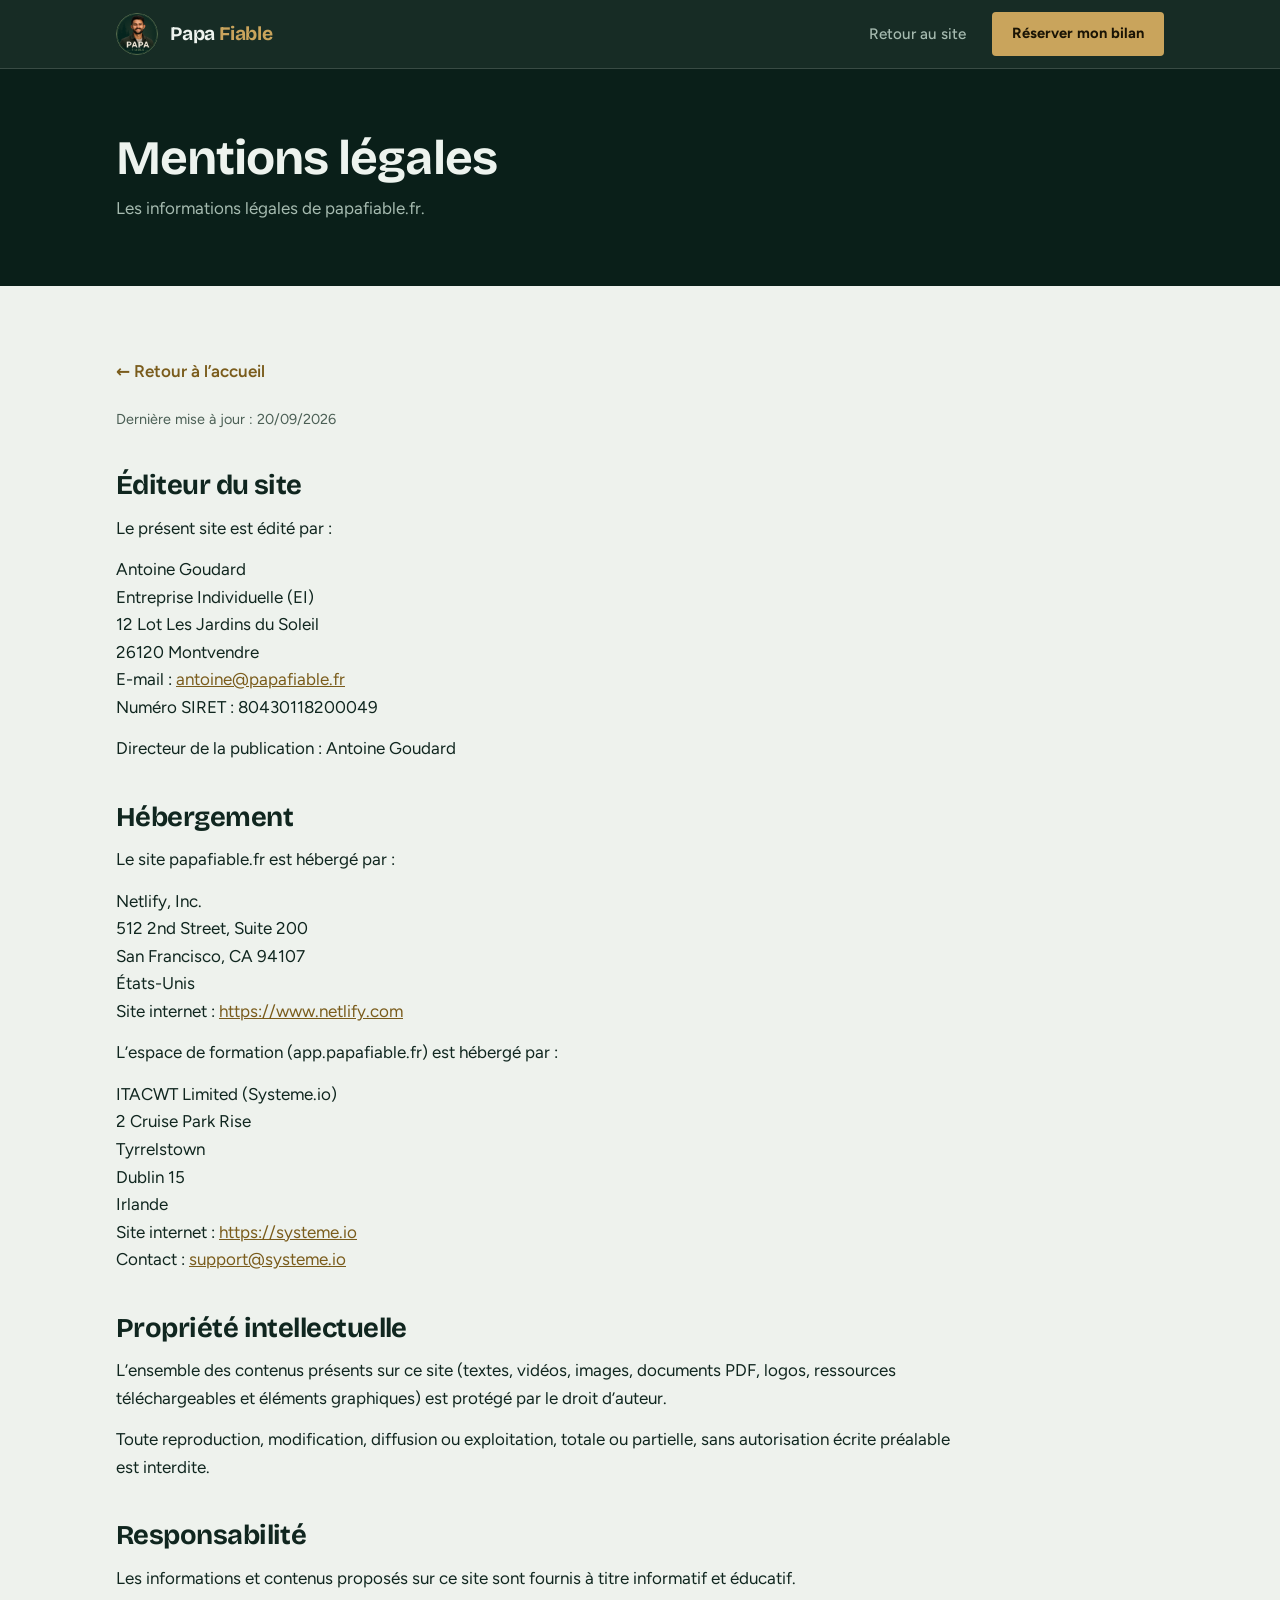
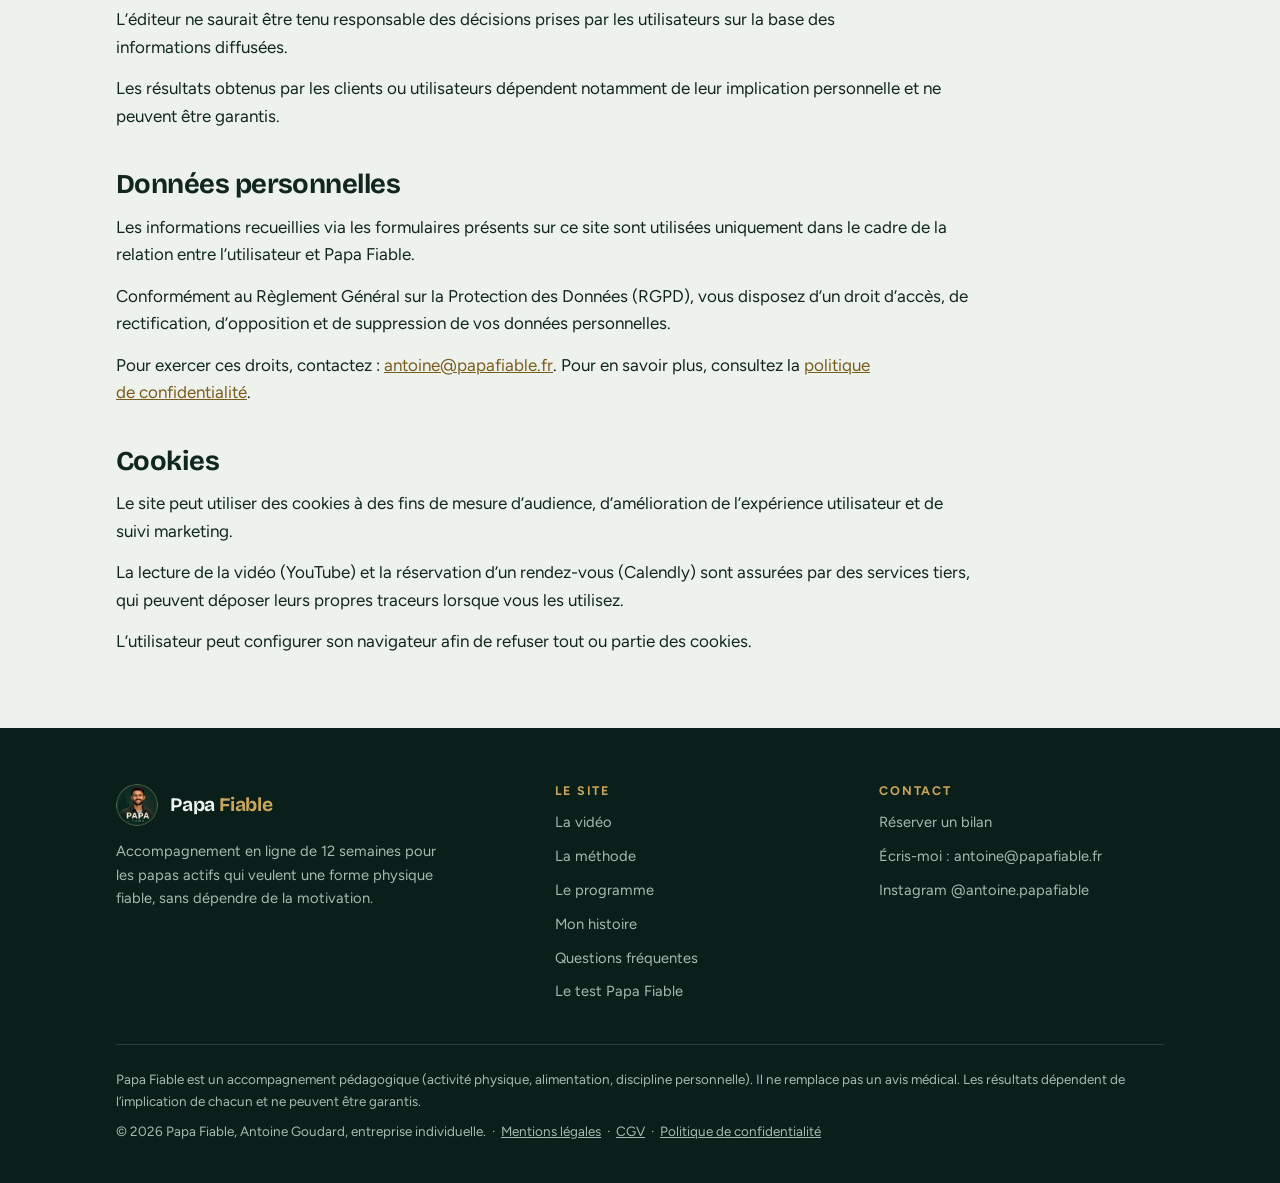
<file: mentions-legales.html>
<!doctype html>
<html lang="fr">
<head>
<meta charset="utf-8">
<meta name="viewport" content="width=device-width, initial-scale=1, viewport-fit=cover">
<title>Mentions légales | Papa Fiable</title>
<meta name="description" content="Mentions légales du site papafiable.fr.">
<link rel="canonical" href="https://papafiable.fr/mentions-legales.html">
<meta name="theme-color" content="#0a1f19">
<link rel="icon" type="image/png" sizes="32x32" href="/assets/img/favicon-32.png">
<link rel="icon" type="image/png" sizes="64x64" href="/assets/img/favicon-64.png">
<link rel="apple-touch-icon" href="/assets/img/apple-touch-icon.png">
<link rel="preload" href="/assets/fonts/bricolage-grotesque-latin-wght-normal.woff2" as="font" type="font/woff2" crossorigin>
<link rel="preload" href="/assets/fonts/figtree-latin-wght-normal.woff2" as="font" type="font/woff2" crossorigin>
<link rel="stylesheet" href="/css/style.css">
<script defer src="/js/main.js"></script>
</head>
<body>
<header class="site-header">
  <div class="wrap">
    <a class="brand" href="/" aria-label="Papa Fiable, accueil">
      <img src="/assets/img/logo.png" alt="" width="42" height="42"><span>Papa <b>Fiable</b></span>
    </a>
    <nav class="nav" aria-label="Navigation principale">
      <a href="/">Retour au site</a>
      <a class="btn btn--gold btn--sm" href="/#rdv">Réserver mon bilan</a>
    </nav>
  </div>
</header>
<main id="contenu">
<section class="legal-hero"><div class="wrap"><h1>Mentions légales</h1><p>Les informations légales de papafiable.fr.</p></div></section>
<section class="legal"><div class="wrap"><div class="doc">
<a class="backlink" href="/">← Retour à l’accueil</a>
<p class="updated">Dernière mise à jour : 20/09/2026</p>

<h2>Éditeur du site</h2>
<p>Le présent site est édité par :</p>
<address>Antoine Goudard<br>Entreprise Individuelle (EI)<br>12 Lot Les Jardins du Soleil<br>26120 Montvendre<br>
E-mail : <a href="mailto:antoine@papafiable.fr">antoine@papafiable.fr</a><br>Numéro SIRET : 80430118200049</address>
<p>Directeur de la publication : Antoine Goudard</p>

<h2>Hébergement</h2>
<p>Le site papafiable.fr est hébergé par :</p>
<address>Netlify, Inc.<br>512 2nd Street, Suite 200<br>San Francisco, CA 94107<br>États-Unis<br>
Site internet : <a href="https://www.netlify.com" target="_blank" rel="noopener">https://www.netlify.com</a></address>
<p>L’espace de formation (app.papafiable.fr) est hébergé par :</p>
<address>ITACWT Limited (Systeme.io)<br>2 Cruise Park Rise<br>Tyrrelstown<br>Dublin 15<br>Irlande<br>
Site internet : <a href="https://systeme.io" target="_blank" rel="noopener">https://systeme.io</a><br>
Contact : <a href="mailto:support@systeme.io">support@systeme.io</a></address>

<h2>Propriété intellectuelle</h2>
<p>L’ensemble des contenus présents sur ce site (textes, vidéos, images, documents PDF, logos, ressources téléchargeables et éléments graphiques) est protégé par le droit d’auteur.</p>
<p>Toute reproduction, modification, diffusion ou exploitation, totale ou partielle, sans autorisation écrite préalable est interdite.</p>

<h2>Responsabilité</h2>
<p>Les informations et contenus proposés sur ce site sont fournis à titre informatif et éducatif.</p>
<p>L’éditeur ne saurait être tenu responsable des décisions prises par les utilisateurs sur la base des informations diffusées.</p>
<p>Les résultats obtenus par les clients ou utilisateurs dépendent notamment de leur implication personnelle et ne peuvent être garantis.</p>

<h2>Données personnelles</h2>
<p>Les informations recueillies via les formulaires présents sur ce site sont utilisées uniquement dans le cadre de la relation entre l’utilisateur et Papa Fiable.</p>
<p>Conformément au Règlement Général sur la Protection des Données (RGPD), vous disposez d’un droit d’accès, de rectification, d’opposition et de suppression de vos données personnelles.</p>
<p>Pour exercer ces droits, contactez : <a href="mailto:antoine@papafiable.fr">antoine@papafiable.fr</a>. Pour en savoir plus, consultez la <a href="/politique-de-confidentialite.html">politique de confidentialité</a>.</p>

<h2>Cookies</h2>
<p>Le site peut utiliser des cookies à des fins de mesure d’audience, d’amélioration de l’expérience utilisateur et de suivi marketing.</p>
<p>La lecture de la vidéo (YouTube) et la réservation d’un rendez-vous (Calendly) sont assurées par des services tiers, qui peuvent déposer leurs propres traceurs lorsque vous les utilisez.</p>
<p>L’utilisateur peut configurer son navigateur afin de refuser tout ou partie des cookies.</p>

</div></div></section>
</main>
<footer class="site-footer">
  <div class="wrap">
    <div class="footer-grid">
      <div class="footer-brand">
        <a class="brand" href="/"><img src="/assets/img/logo.png" alt="" width="42" height="42"><span>Papa <b>Fiable</b></span></a>
        <p>Accompagnement en ligne de 12 semaines pour les papas actifs qui veulent une forme physique fiable, sans dépendre de la motivation.</p>
      </div>
      <div>
        <h4>Le site</h4>
        <ul>
          <li><a href="/#video">La vidéo</a></li>
          <li><a href="/#methode">La méthode</a></li>
          <li><a href="/#programme">Le programme</a></li>
          <li><a href="/#histoire">Mon histoire</a></li>
          <li><a href="/#faq">Questions fréquentes</a></li>
          <li><a href="/quiz/">Le test Papa Fiable</a></li>
        </ul>
      </div>
      <div>
        <h4>Contact</h4>
        <ul>
          <li><a href="/#rdv">Réserver un bilan</a></li>
          <li>Écris-moi&nbsp;: <a href="mailto:antoine@papafiable.fr">antoine@papafiable.fr</a></li>
          <li><a href="https://www.instagram.com/antoine.papafiable/" target="_blank" rel="noopener">Instagram @antoine.papafiable</a></li>
        </ul>
      </div>
    </div>
    <div class="legal-line">
      <p>Papa Fiable est un accompagnement pédagogique (activité physique, alimentation, discipline personnelle). Il ne remplace pas un avis médical. Les résultats dépendent de l’implication de chacun et ne peuvent être garantis.</p>
      <p>© 2026 Papa Fiable, Antoine Goudard, entreprise individuelle. &nbsp;·&nbsp; <a href="/mentions-legales.html">Mentions légales</a> &nbsp;·&nbsp; <a href="/cgv.html">CGV</a> &nbsp;·&nbsp; <a href="/politique-de-confidentialite.html">Politique de confidentialité</a></p>
    </div>
  </div>
</footer>

</body>
</html>
</file>
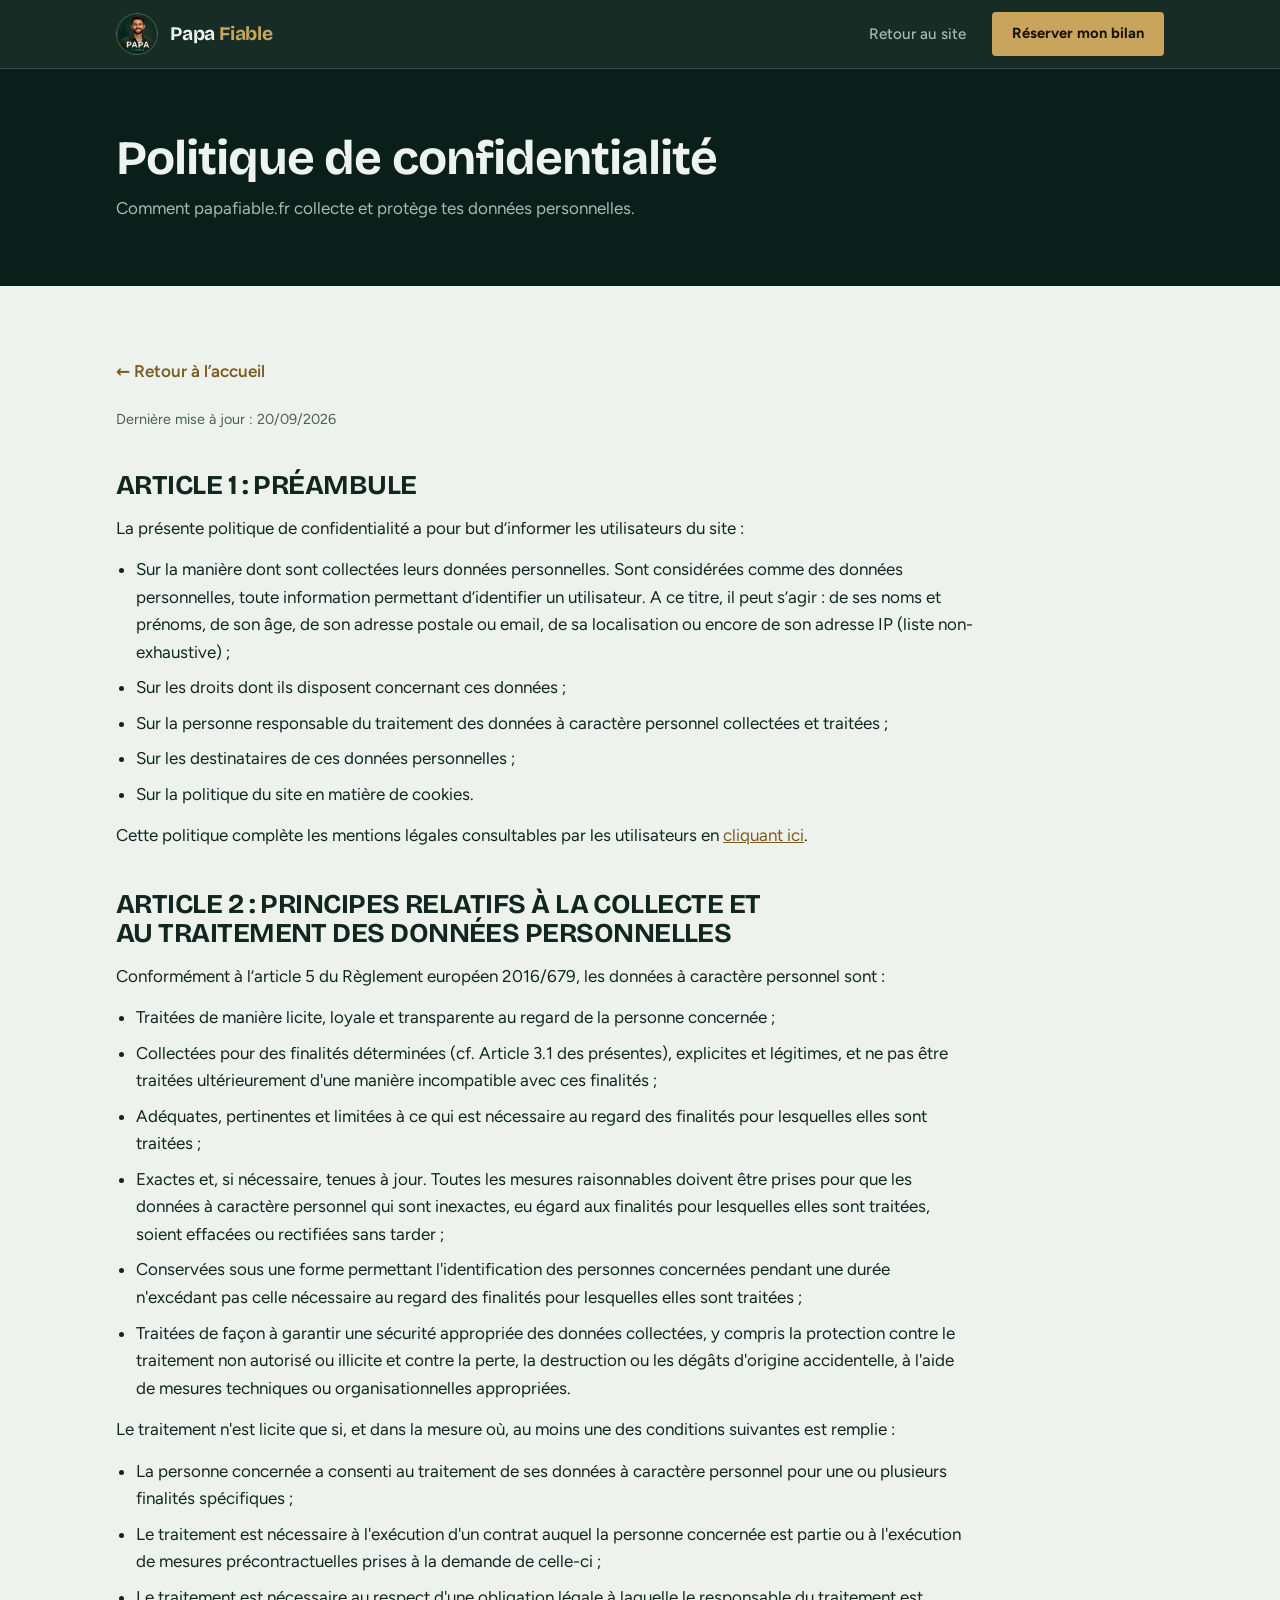
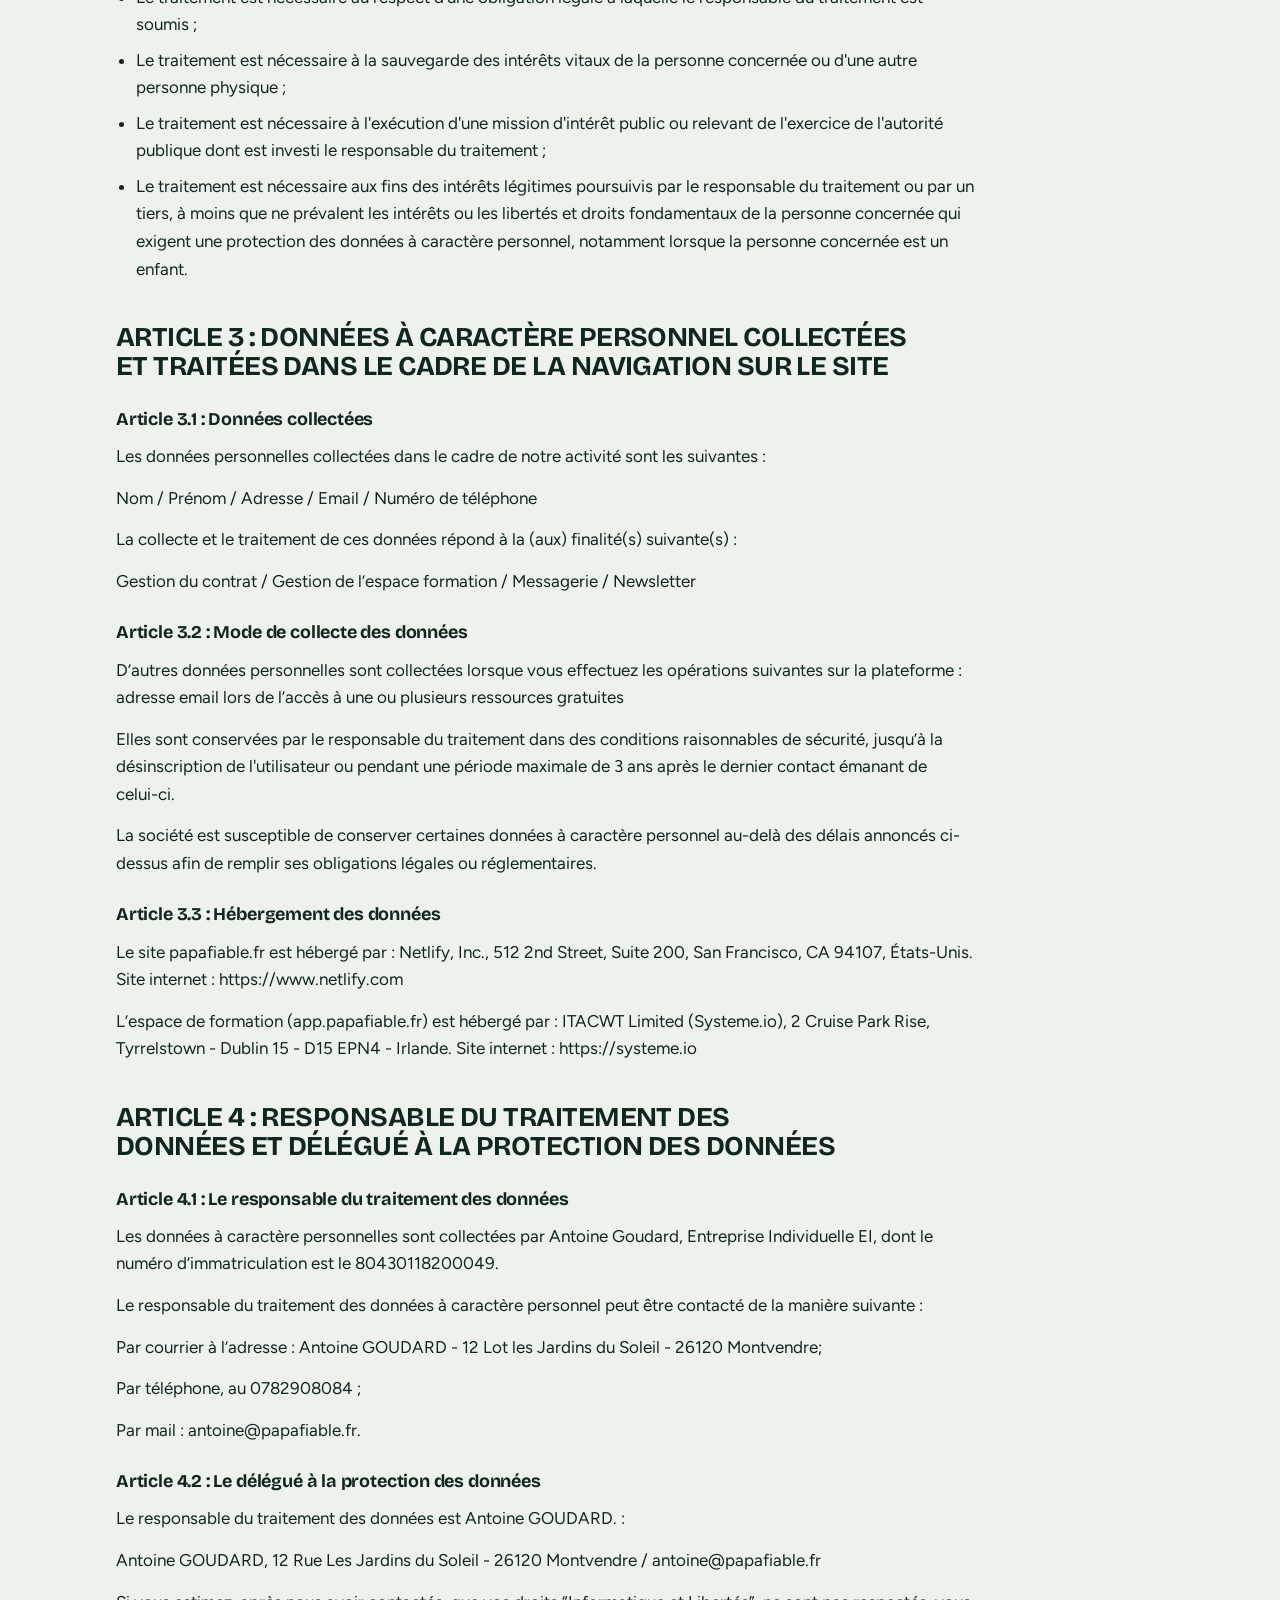
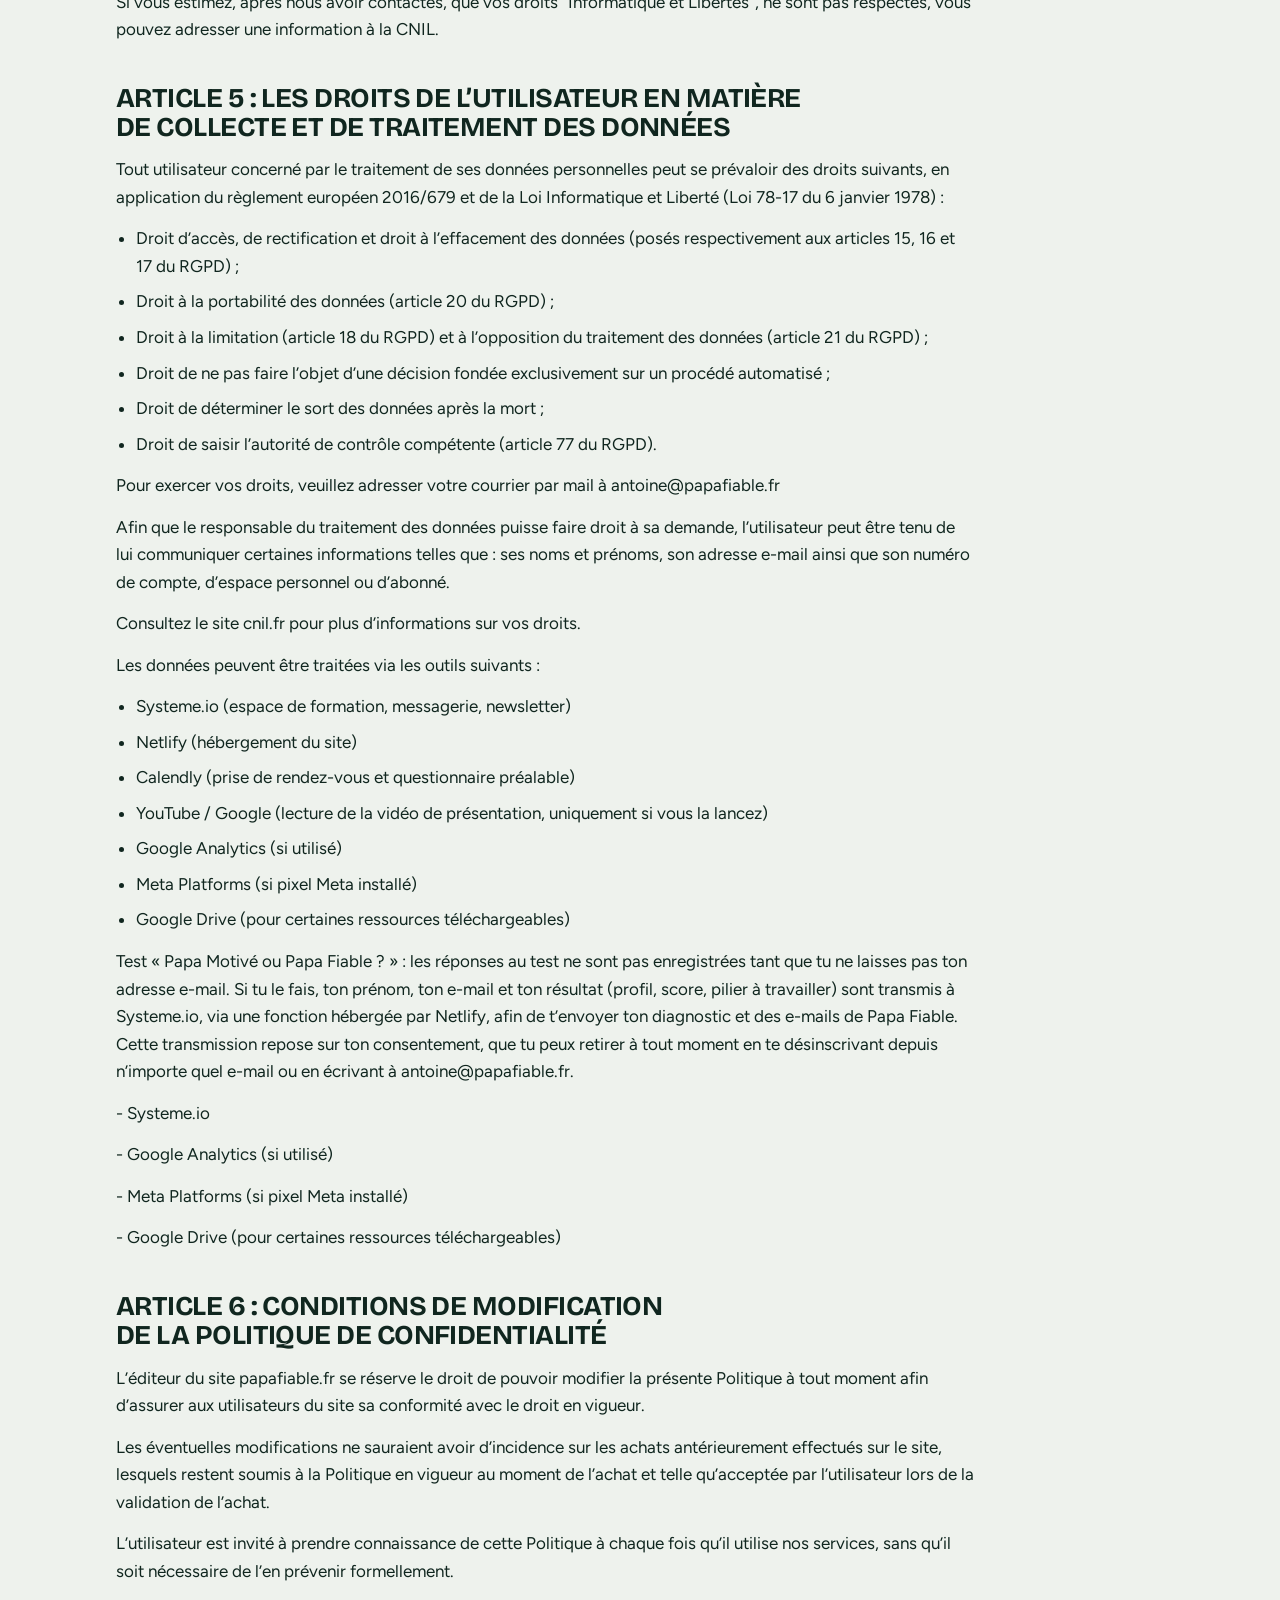
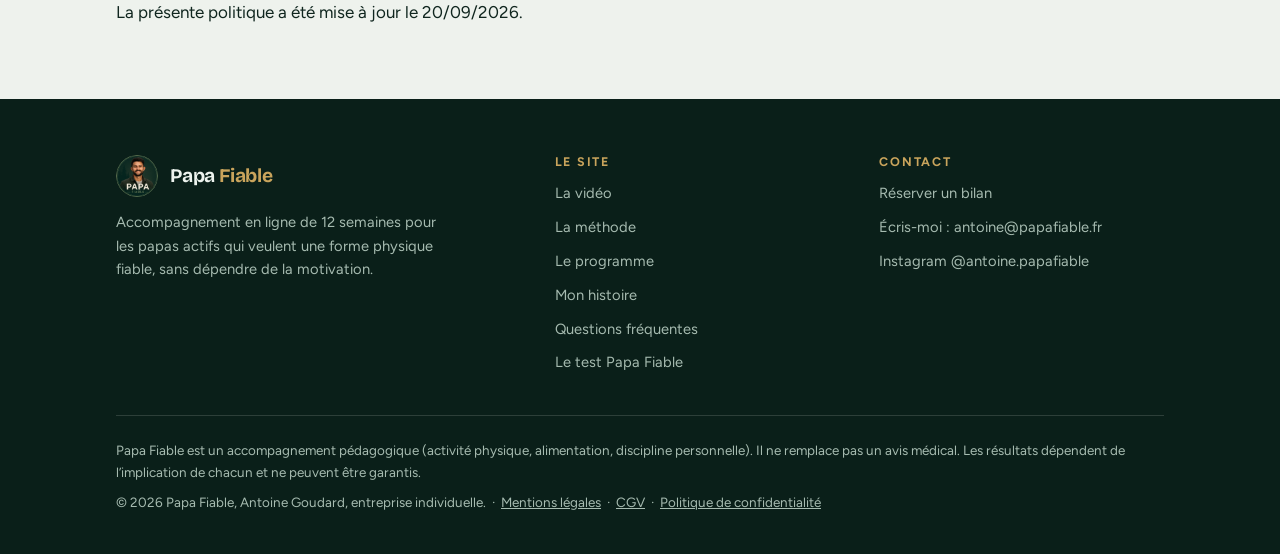
<file: politique-de-confidentialite.html>
<!doctype html>
<html lang="fr">
<head>
<meta charset="utf-8">
<meta name="viewport" content="width=device-width, initial-scale=1, viewport-fit=cover">
<title>Politique de confidentialité | Papa Fiable</title>
<meta name="description" content="Politique de confidentialité du site papafiable.fr.">
<link rel="canonical" href="https://papafiable.fr/politique-de-confidentialite.html">
<meta name="theme-color" content="#0a1f19">
<link rel="icon" type="image/png" sizes="32x32" href="/assets/img/favicon-32.png">
<link rel="icon" type="image/png" sizes="64x64" href="/assets/img/favicon-64.png">
<link rel="apple-touch-icon" href="/assets/img/apple-touch-icon.png">
<link rel="preload" href="/assets/fonts/bricolage-grotesque-latin-wght-normal.woff2" as="font" type="font/woff2" crossorigin>
<link rel="preload" href="/assets/fonts/figtree-latin-wght-normal.woff2" as="font" type="font/woff2" crossorigin>
<link rel="stylesheet" href="/css/style.css">
<script defer src="/js/main.js"></script>
</head>
<body>
<header class="site-header">
  <div class="wrap">
    <a class="brand" href="/" aria-label="Papa Fiable, accueil">
      <img src="/assets/img/logo.png" alt="" width="42" height="42"><span>Papa <b>Fiable</b></span>
    </a>
    <nav class="nav" aria-label="Navigation principale">
      <a href="/">Retour au site</a>
      <a class="btn btn--gold btn--sm" href="/#rdv">Réserver mon bilan</a>
    </nav>
  </div>
</header>
<main id="contenu">
<section class="legal-hero"><div class="wrap"><h1>Politique de confidentialité</h1><p>Comment papafiable.fr collecte et protège tes données personnelles.</p></div></section>
<section class="legal"><div class="wrap"><div class="doc">
<a class="backlink" href="/">← Retour à l’accueil</a>
<p class="updated">Dernière mise à jour : 20/09/2026</p>
<h2>ARTICLE 1 : PRÉAMBULE</h2>
<p>La présente politique de confidentialité a pour but d’informer les utilisateurs du site :</p>
<ul>
<li>Sur la manière dont sont collectées leurs données personnelles. Sont considérées comme des données personnelles, toute information permettant d’identifier un utilisateur. A ce titre, il peut s’agir : de ses noms et prénoms, de son âge, de son adresse postale ou email, de sa localisation ou encore de son adresse IP (liste non-exhaustive) ;</li>
<li>Sur les droits dont ils disposent concernant ces données ;</li>
<li>Sur la personne responsable du traitement des données à caractère personnel collectées et traitées ;</li>
<li>Sur les destinataires de ces données personnelles ;</li>
<li>Sur la politique du site en matière de cookies.</li>
</ul>
<p>Cette politique complète les mentions légales consultables par les utilisateurs en <a href="/mentions-legales.html">cliquant ici</a>.</p>
<h2>ARTICLE 2 : PRINCIPES RELATIFS À LA COLLECTE ET AU TRAITEMENT DES DONNÉES PERSONNELLES</h2>
<p>Conformément à l’article 5 du Règlement européen 2016/679, les données à caractère personnel sont :</p>
<ul>
<li>Traitées de manière licite, loyale et transparente au regard de la personne concernée ;</li>
<li>Collectées pour des finalités déterminées (cf. Article 3.1 des présentes), explicites et légitimes, et ne pas être traitées ultérieurement d'une manière incompatible avec ces finalités ;</li>
<li>Adéquates, pertinentes et limitées à ce qui est nécessaire au regard des finalités pour lesquelles elles sont traitées ;</li>
<li>Exactes et, si nécessaire, tenues à jour. Toutes les mesures raisonnables doivent être prises pour que les données à caractère personnel qui sont inexactes, eu égard aux finalités pour lesquelles elles sont traitées, soient effacées ou rectifiées sans tarder ;</li>
<li>Conservées sous une forme permettant l'identification des personnes concernées pendant une durée n'excédant pas celle nécessaire au regard des finalités pour lesquelles elles sont traitées ;</li>
<li>Traitées de façon à garantir une sécurité appropriée des données collectées, y compris la protection contre le traitement non autorisé ou illicite et contre la perte, la destruction ou les dégâts d'origine accidentelle, à l'aide de mesures techniques ou organisationnelles appropriées.</li>
</ul>
<p>Le traitement n'est licite que si, et dans la mesure où, au moins une des conditions suivantes est remplie :</p>
<ul>
<li>La personne concernée a consenti au traitement de ses données à caractère personnel pour une ou plusieurs finalités spécifiques ;</li>
<li>Le traitement est nécessaire à l'exécution d'un contrat auquel la personne concernée est partie ou à l'exécution de mesures précontractuelles prises à la demande de celle-ci ;</li>
<li>Le traitement est nécessaire au respect d'une obligation légale à laquelle le responsable du traitement est soumis ;</li>
<li>Le traitement est nécessaire à la sauvegarde des intérêts vitaux de la personne concernée ou d'une autre personne physique ;</li>
<li>Le traitement est nécessaire à l'exécution d'une mission d'intérêt public ou relevant de l'exercice de l'autorité publique dont est investi le responsable du traitement ;</li>
<li>Le traitement est nécessaire aux fins des intérêts légitimes poursuivis par le responsable du traitement ou par un tiers, à moins que ne prévalent les intérêts ou les libertés et droits fondamentaux de la personne concernée qui exigent une protection des données à caractère personnel, notamment lorsque la personne concernée est un enfant.</li>
</ul>
<h2>ARTICLE 3 : DONNÉES À CARACTÈRE PERSONNEL COLLECTÉES ET TRAITÉES DANS LE CADRE DE LA NAVIGATION SUR LE SITE</h2>
<h3>Article 3.1 : Données collectées</h3>
<p>Les données personnelles collectées dans le cadre de notre activité sont les suivantes :</p>
<p>Nom / Prénom / Adresse / Email / Numéro de téléphone</p>
<p>La collecte et le traitement de ces données répond à la (aux) finalité(s) suivante(s) :</p>
<p>Gestion du contrat / Gestion de l’espace formation / Messagerie / Newsletter</p>
<h3>Article 3.2 : Mode de collecte des données</h3>
<p>D’autres données personnelles sont collectées lorsque vous effectuez les opérations suivantes sur la plateforme : adresse email lors de l’accès à une ou plusieurs ressources gratuites</p>
<p>Elles sont conservées par le responsable du traitement dans des conditions raisonnables de sécurité, jusqu’à la désinscription de l'utilisateur ou pendant une période maximale de 3 ans après le dernier contact émanant de celui-ci.</p>
<p>La société est susceptible de conserver certaines données à caractère personnel au-delà des délais annoncés ci-dessus afin de remplir ses obligations légales ou réglementaires.</p>
<h3>Article 3.3 : Hébergement des données</h3>
<p>Le site papafiable.fr est hébergé par : Netlify, Inc., 512 2nd Street, Suite 200, San Francisco, CA 94107, États-Unis. Site internet : https://www.netlify.com</p>
<p>L’espace de formation (app.papafiable.fr) est hébergé par : ITACWT Limited (Systeme.io), 2 Cruise Park Rise, Tyrrelstown - Dublin 15 - D15 EPN4 - Irlande. Site internet : https://systeme.io</p>
<h2>ARTICLE 4 : RESPONSABLE DU TRAITEMENT DES DONNÉES ET DÉLÉGUÉ À LA PROTECTION DES DONNÉES</h2>
<h3>Article 4.1 : Le responsable du traitement des données</h3>
<p>Les données à caractère personnelles sont collectées par Antoine Goudard, Entreprise Individuelle EI, dont le numéro d’immatriculation est le 80430118200049.</p>
<p>Le responsable du traitement des données à caractère personnel peut être contacté de la manière suivante :</p>
<p>Par courrier à l’adresse : Antoine GOUDARD - 12 Lot les Jardins du Soleil - 26120 Montvendre;</p>
<p>Par téléphone, au 0782908084 ;</p>
<p>Par mail : antoine@papafiable.fr.</p>
<h3>Article 4.2 : Le délégué à la protection des données</h3>
<p>Le responsable du traitement des données est Antoine GOUDARD. :</p>
<p>Antoine GOUDARD, 12 Rue Les Jardins du Soleil - 26120 Montvendre / antoine@papafiable.fr</p>
<p>Si vous estimez, après nous avoir contactés, que vos droits “Informatique et Libertés”, ne sont pas respectés, vous pouvez adresser une information à la CNIL.</p>
<h2>ARTICLE 5 : LES DROITS DE L’UTILISATEUR EN MATIÈRE DE COLLECTE ET DE TRAITEMENT DES DONNÉES</h2>
<p>Tout utilisateur concerné par le traitement de ses données personnelles peut se prévaloir des droits suivants, en application du règlement européen 2016/679 et de la Loi Informatique et Liberté (Loi 78-17 du 6 janvier 1978) :</p>
<ul>
<li>Droit d’accès, de rectification et droit à l’effacement des données (posés respectivement aux articles 15, 16 et 17 du RGPD) ;</li>
<li>Droit à la portabilité des données (article 20 du RGPD) ;</li>
<li>Droit à la limitation (article 18 du RGPD) et à l’opposition du traitement des données (article 21 du RGPD) ;</li>
<li>Droit de ne pas faire l’objet d’une décision fondée exclusivement sur un procédé automatisé ;</li>
<li>Droit de déterminer le sort des données après la mort ;</li>
<li>Droit de saisir l’autorité de contrôle compétente (article 77 du RGPD).</li>
</ul>
<p>Pour exercer vos droits, veuillez adresser votre courrier par mail à antoine@papafiable.fr</p>
<p>Afin que le responsable du traitement des données puisse faire droit à sa demande, l’utilisateur peut être tenu de lui communiquer certaines informations telles que : ses noms et prénoms, son adresse e-mail ainsi que son numéro de compte, d’espace personnel ou d’abonné.</p>
<p>Consultez le site cnil.fr pour plus d’informations sur vos droits.</p>
<p>Les données peuvent être traitées via les outils suivants :</p>
<ul>
<li>Systeme.io (espace de formation, messagerie, newsletter)</li>
<li>Netlify (hébergement du site)</li>
<li>Calendly (prise de rendez-vous et questionnaire préalable)</li>
<li>YouTube / Google (lecture de la vidéo de présentation, uniquement si vous la lancez)</li>
<li>Google Analytics (si utilisé)</li>
<li>Meta Platforms (si pixel Meta installé)</li>
<li>Google Drive (pour certaines ressources téléchargeables)</li>
</ul>
<p>Test « Papa Motivé ou Papa Fiable ? » : les réponses au test ne sont pas enregistrées tant que tu ne laisses pas ton adresse e-mail. Si tu le fais, ton prénom, ton e-mail et ton résultat (profil, score, pilier à travailler) sont transmis à Systeme.io, via une fonction hébergée par Netlify, afin de t’envoyer ton diagnostic et des e-mails de Papa Fiable. Cette transmission repose sur ton consentement, que tu peux retirer à tout moment en te désinscrivant depuis n’importe quel e-mail ou en écrivant à antoine@papafiable.fr.</p>
<p>- Systeme.io</p>
<p>- Google Analytics (si utilisé)</p>
<p>- Meta Platforms (si pixel Meta installé)</p>
<p>- Google Drive (pour certaines ressources téléchargeables)</p>
<h2>ARTICLE 6 : CONDITIONS DE MODIFICATION DE LA POLITIQUE DE CONFIDENTIALITÉ</h2>
<p>L’éditeur du site papafiable.fr se réserve le droit de pouvoir modifier la présente Politique à tout moment afin d’assurer aux utilisateurs du site sa conformité avec le droit en vigueur.</p>
<p>Les éventuelles modifications ne sauraient avoir d’incidence sur les achats antérieurement effectués sur le site, lesquels restent soumis à la Politique en vigueur au moment de l’achat et telle qu’acceptée par l’utilisateur lors de la validation de l’achat.</p>
<p>L’utilisateur est invité à prendre connaissance de cette Politique à chaque fois qu’il utilise nos services, sans qu’il soit nécessaire de l’en prévenir formellement.</p>
<p>La présente politique a été mise à jour le 20/09/2026.</p>
</div></div></section>
</main>
<footer class="site-footer">
  <div class="wrap">
    <div class="footer-grid">
      <div class="footer-brand">
        <a class="brand" href="/"><img src="/assets/img/logo.png" alt="" width="42" height="42"><span>Papa <b>Fiable</b></span></a>
        <p>Accompagnement en ligne de 12 semaines pour les papas actifs qui veulent une forme physique fiable, sans dépendre de la motivation.</p>
      </div>
      <div>
        <h4>Le site</h4>
        <ul>
          <li><a href="/#video">La vidéo</a></li>
          <li><a href="/#methode">La méthode</a></li>
          <li><a href="/#programme">Le programme</a></li>
          <li><a href="/#histoire">Mon histoire</a></li>
          <li><a href="/#faq">Questions fréquentes</a></li>
          <li><a href="/quiz/">Le test Papa Fiable</a></li>
        </ul>
      </div>
      <div>
        <h4>Contact</h4>
        <ul>
          <li><a href="/#rdv">Réserver un bilan</a></li>
          <li>Écris-moi&nbsp;: <a href="mailto:antoine@papafiable.fr">antoine@papafiable.fr</a></li>
          <li><a href="https://www.instagram.com/antoine.papafiable/" target="_blank" rel="noopener">Instagram @antoine.papafiable</a></li>
        </ul>
      </div>
    </div>
    <div class="legal-line">
      <p>Papa Fiable est un accompagnement pédagogique (activité physique, alimentation, discipline personnelle). Il ne remplace pas un avis médical. Les résultats dépendent de l’implication de chacun et ne peuvent être garantis.</p>
      <p>© 2026 Papa Fiable, Antoine Goudard, entreprise individuelle. &nbsp;·&nbsp; <a href="/mentions-legales.html">Mentions légales</a> &nbsp;·&nbsp; <a href="/cgv.html">CGV</a> &nbsp;·&nbsp; <a href="/politique-de-confidentialite.html">Politique de confidentialité</a></p>
    </div>
  </div>
</footer>

</body>
</html>
</file>
<file: css/style.css>
/* ==========================================================================
   Papa Fiable — papafiable.fr
   Thème : vert forêt & or (couleurs du logo et du portrait).
   ========================================================================== */

@font-face {
  font-family: "Bricolage Grotesque";
  src: url("../assets/fonts/bricolage-grotesque-latin-wght-normal.woff2") format("woff2");
  font-weight: 200 800;
  font-style: normal;
  font-display: swap;
}
@font-face {
  font-family: "Figtree";
  src: url("../assets/fonts/figtree-latin-wght-normal.woff2") format("woff2");
  font-weight: 300 900;
  font-style: normal;
  font-display: swap;
}

:root {
  --ink: #0a1f19;
  --marine: #10322a;            /* vert forêt (nom historique de la variable) */
  --marine-2: #194336;
  --gold: #c9a45c;
  --gold-hi: #e0c17d;
  --gold-ink: #7a5c1c;          /* or foncé lisible sur fond clair */
  --paper: #eef2ed;
  --paper-2: #e0e8e1;
  --white: #ffffff;

  --on-dark: #edf3ee;
  --on-dark-muted: #a6bbb0;
  --on-light: #10261f;
  --on-light-muted: #4b5f55;

  --line-dark: rgba(237, 243, 238, 0.15);
  --line-light: rgba(16, 38, 31, 0.15);

  --font-display: "Bricolage Grotesque", "Avenir Next", "Segoe UI", system-ui, sans-serif;
  --font-body: "Figtree", "Avenir Next", "Segoe UI", system-ui, sans-serif;

  --gutter: clamp(18px, 4.5vw, 36px);
  --maxw: 1120px;
  --radius: 4px;
}

*, *::before, *::after { box-sizing: border-box; }
html { scroll-behavior: smooth; scroll-padding-top: 88px; -webkit-text-size-adjust: 100%; }
body {
  margin: 0;
  font-family: var(--font-body);
  font-size: 1.0625rem;
  line-height: 1.62;
  color: var(--on-light);
  background: var(--paper);
  -webkit-font-smoothing: antialiased;
}
img { max-width: 100%; height: auto; display: block; }
a { color: inherit; }
h1, h2, h3, h4 { font-family: var(--font-display); font-weight: 700; line-height: 1.08; letter-spacing: -0.02em; margin: 0; text-wrap: balance; }
p { margin: 0; text-wrap: pretty; }
:focus-visible { outline: 3px solid var(--gold); outline-offset: 3px; border-radius: 2px; }
.sr-only { position: absolute; width: 1px; height: 1px; overflow: hidden; clip: rect(0 0 0 0); white-space: nowrap; }

.wrap { width: 100%; max-width: var(--maxw); margin-inline: auto; padding-inline: var(--gutter); }

/* --- Sections ----------------------------------------------------------- */
.section { padding-block: clamp(56px, 8vw, 104px); }
.section--paper { background: var(--paper); color: var(--on-light); }
.section--paper-2 { background: var(--paper-2); color: var(--on-light); }
.section--marine { background: var(--marine); color: var(--on-dark); }
.section--ink { background: var(--ink); color: var(--on-dark); }

.eyebrow {
  font-family: var(--font-body);
  font-size: 0.78rem;
  font-weight: 700;
  letter-spacing: 0.14em;
  text-transform: uppercase;
  color: var(--gold-ink);
}
.section--marine .eyebrow, .section--ink .eyebrow, .hero .eyebrow { color: var(--gold); }

.h2 { font-size: clamp(1.85rem, 3.9vw, 2.9rem); }
.lead { font-size: clamp(1.08rem, 1.6vw, 1.22rem); line-height: 1.6; color: var(--on-light-muted); max-width: 62ch; }
.section--marine .lead, .section--ink .lead { color: var(--on-dark-muted); }
.section-head { display: grid; gap: 16px; max-width: 760px; margin-bottom: clamp(32px, 5vw, 56px); }
.gold { color: var(--gold); }
.section--paper .gold, .section--paper-2 .gold { color: var(--gold-ink); }

/* --- Buttons ------------------------------------------------------------ */
.btn {
  display: inline-flex; align-items: center; justify-content: center; gap: 10px;
  padding: 16px 26px;
  font-family: var(--font-body); font-weight: 700; font-size: 1rem; line-height: 1.2; text-align: center;
  text-decoration: none; border-radius: var(--radius);
  border: 2px solid transparent; cursor: pointer;
  transition: transform .15s ease, background-color .15s ease, color .15s ease, border-color .15s ease;
}
.btn--gold { background: var(--gold); color: #1a1405; }
.btn--gold:hover { background: var(--gold-hi); transform: translateY(-1px); }
.btn--ghost { border-color: var(--line-dark); color: var(--on-dark); background: transparent; }
.btn--ghost:hover { border-color: var(--gold); color: var(--gold-hi); }
.btn--dark { background: var(--marine); color: var(--on-dark); }
.btn--dark:hover { background: var(--marine-2); transform: translateY(-1px); }
.btn--sm { padding: 11px 18px; font-size: .92rem; }
.btn--lg { padding: 18px 30px; font-size: 1.05rem; }
.btn svg { width: 18px; height: 18px; flex: none; }

/* --- Cadre : l'idée centrale de la méthode, rendue en coins dorés -------- */
.cadre { position: relative; }
.cadre::before, .cadre::after {
  content: ""; position: absolute; width: 44px; height: 44px; pointer-events: none; z-index: 2;
  border: 3px solid var(--gold);
}
.cadre::before { top: -12px; left: -12px; border-right: 0; border-bottom: 0; }
.cadre::after { bottom: -12px; right: -12px; border-left: 0; border-top: 0; }

/* --- Header ------------------------------------------------------------- */
.site-header {
  position: sticky; top: env(safe-area-inset-top, 0px); z-index: 50;
  background: color-mix(in srgb, var(--ink) 94%, transparent);
  backdrop-filter: blur(8px);
  border-bottom: 1px solid var(--line-dark);
}
.site-header .wrap { display: flex; align-items: center; justify-content: space-between; gap: 20px; min-height: 68px; }
.brand { display: flex; align-items: center; gap: 12px; text-decoration: none; color: var(--on-dark); }
.brand img { width: 42px; height: 42px; border-radius: 50%; }
.brand span { font-family: var(--font-display); font-weight: 700; font-size: 1.2rem; letter-spacing: -0.01em; }
.brand span b { color: var(--gold); font-weight: 700; }
.nav { display: flex; align-items: center; gap: 26px; }
.nav a:not(.btn) { color: var(--on-dark-muted); text-decoration: none; font-weight: 500; font-size: .95rem; }
.nav a:not(.btn):hover { color: var(--on-dark); }
.nav a.nav-video { display: inline-flex; align-items: center; gap: 7px; color: var(--gold-hi); font-weight: 600; }
.nav a.nav-video:hover { color: var(--gold-hi); text-decoration: underline; text-underline-offset: 5px; }
.nav-video svg { width: 11px; height: 11px; flex: none; }
.nav a.nav-test { color: var(--on-dark); border: 1.5px solid var(--gold); border-radius: 999px; padding: 7px 16px; font-weight: 600; white-space: nowrap; }
.nav a.nav-test:hover { background: rgba(201, 164, 92, .16); color: var(--on-dark); }

/* --- Hero --------------------------------------------------------------- */
.hero { background: var(--ink); color: var(--on-dark); padding-block: clamp(48px, 7vw, 92px) clamp(56px, 8vw, 108px); overflow: hidden; }
.hero .wrap { display: grid; grid-template-columns: minmax(0, 1fr) auto; gap: clamp(36px, 7vw, 104px); align-items: center; }
.hero-copy { display: grid; gap: 28px; justify-items: start; max-width: 620px; }
.hero h1 { font-size: clamp(1.95rem, 3.7vw, 2.85rem); line-height: 1.1; letter-spacing: -0.025em; }
.hero h1 em { font-style: normal; color: var(--gold); }
.hero .sub { font-size: clamp(1.02rem, 1.4vw, 1.12rem); line-height: 1.7; color: var(--on-dark-muted); max-width: 46ch; }
.hero-cta { display: flex; flex-wrap: wrap; gap: 14px; margin-top: 4px; }
.hero-proof { display: flex; flex-wrap: wrap; gap: 8px 22px; padding: 0; margin: 0; list-style: none; color: var(--on-dark-muted); font-size: .9rem; }
.hero-proof li { display: flex; align-items: center; gap: 8px; }
.hero-proof li::before { content: ""; width: 6px; height: 6px; background: var(--gold); flex: none; }
.hero-photo { margin: 0; width: clamp(220px, 24vw, 290px); justify-self: end; }
.hero-photo img { width: 100%; aspect-ratio: 1 / 1.08; object-fit: cover; object-position: 50% 18%; border-radius: 26px; display: block; }
.hero-photo figcaption { margin-top: 12px; font-size: .88rem; color: var(--on-dark-muted); text-align: center; }

/* --- Problème : le carnet de négociations -------------------------------- */
.split { display: grid; grid-template-columns: minmax(0, 1fr) minmax(0, 1fr); gap: clamp(32px, 6vw, 80px); align-items: start; }
.carnet { display: grid; gap: 0; margin: 0; padding: 0; list-style: none; border-top: 1px solid var(--line-light); }
.carnet li {
  display: flex; align-items: baseline; gap: 16px;
  padding: 18px 4px; border-bottom: 1px solid var(--line-light);
  font-family: var(--font-display); font-weight: 600; font-size: clamp(1.15rem, 2.2vw, 1.5rem); letter-spacing: -0.01em;
}
.carnet li::before { content: "“"; color: var(--gold-ink); font-size: 1.8em; line-height: 0; position: relative; top: .28em; }
.carnet-note { margin-top: 20px; font-size: .95rem; color: var(--on-light-muted); font-style: italic; }
.prose { display: grid; gap: 18px; }
.prose p { color: var(--on-light-muted); }
.section--marine .prose p, .section--ink .prose p { color: var(--on-dark-muted); }
.prose p strong { color: var(--on-light); font-weight: 700; }
.section--marine .prose p strong, .section--ink .prose p strong { color: var(--on-dark); }
.prose .pull, .pull { font-family: var(--font-display); font-weight: 700; font-size: clamp(1.3rem, 2.4vw, 1.7rem); line-height: 1.2; letter-spacing: -0.015em; color: var(--on-light); }
.section--marine .prose .pull, .section--ink .prose .pull, .section--marine .pull, .section--ink .pull { color: var(--on-dark); }

/* --- Motivé / Fiable ------------------------------------------------------ */
.duo { display: grid; grid-template-columns: repeat(2, minmax(0, 1fr)); gap: 0; border: 1px solid var(--line-dark); border-radius: var(--radius); overflow: hidden; }
.duo > div { padding: clamp(24px, 3.5vw, 40px); display: grid; gap: 14px; align-content: start; }
.duo > div + div { border-left: 1px solid var(--line-dark); background: color-mix(in srgb, var(--gold) 8%, transparent); }
.duo h3 { font-size: clamp(1.4rem, 2.6vw, 1.9rem); }
.duo .tag { font-size: .78rem; font-weight: 700; letter-spacing: .14em; text-transform: uppercase; color: var(--on-dark-muted); }
.duo > div + div .tag { color: var(--gold); }
.duo ul { margin: 0; padding: 0; list-style: none; display: grid; gap: 10px; color: var(--on-dark-muted); }
.duo li { display: grid; grid-template-columns: 18px 1fr; gap: 10px; }
.duo li::before { content: "–"; color: var(--on-dark-muted); }
.duo > div + div li { color: var(--on-dark); }
.duo > div + div li::before { content: ""; width: 8px; height: 8px; margin-top: .55em; background: var(--gold); }
.chart { margin-top: clamp(28px, 4vw, 44px); display: grid; gap: 14px; max-width: 860px; }
.chart svg { width: 100%; height: auto; display: block; }
.chart .grid { stroke: var(--line-dark); stroke-width: 1; }
.chart .axis-label { fill: var(--on-dark-muted); font: 500 11px var(--font-body); }
.chart .wave { fill: none; stroke: var(--on-dark-muted); stroke-width: 2.5; stroke-linejoin: round; stroke-linecap: round; }
.chart .frame-line { fill: none; stroke: var(--gold); stroke-width: 4; stroke-linecap: round; }
.chart .dot { fill: var(--gold); }
.chart-legend { display: flex; flex-wrap: wrap; gap: 8px 28px; font-size: .92rem; color: var(--on-dark-muted); }
.chart-legend span { display: inline-flex; align-items: center; gap: 10px; }
.chart-legend i { width: 26px; height: 0; border-top: 3px solid var(--on-dark-muted); border-radius: 2px; }
.chart-legend span + span i { border-top-color: var(--gold); border-top-width: 4px; }

/* --- Piliers --------------------------------------------------------------- */
.pillars { display: grid; grid-template-columns: repeat(3, minmax(0, 1fr)); gap: clamp(20px, 3vw, 36px); }
.pillar { display: grid; gap: 14px; align-content: start; padding-top: 22px; border-top: 3px solid var(--marine); }
.pillar:last-child { border-top-color: var(--gold); }
.pillar svg { width: 44px; height: 44px; color: var(--marine); }
.pillar:last-child svg { color: var(--gold-ink); }
.pillar h3 { font-size: 1.45rem; }
.pillar p { color: var(--on-light-muted); }
.pillar .kicker { font-size: .78rem; font-weight: 700; letter-spacing: .14em; text-transform: uppercase; color: var(--on-light-muted); }
.pillar:last-child .kicker { color: var(--gold-ink); }

/* --- Histoire ------------------------------------------------------------- */
.story-head { display: grid; gap: 16px; max-width: 780px; margin-bottom: clamp(28px, 4vw, 44px); }
.story-head h2 { font-size: clamp(1.9rem, 4vw, 3rem); }
.triptych figcaption, .gallery figcaption { font-size: .86rem; color: var(--on-dark-muted); margin-top: 12px; }
.tri { display: grid; grid-template-columns: repeat(3, minmax(0, 1fr)); gap: clamp(8px, 1.4vw, 16px); }
.tri-i { position: relative; border-radius: 18px; overflow: hidden; background: var(--marine); }
.tri-i img { display: block; width: 100%; aspect-ratio: 3 / 4; object-fit: cover; }
.tri-i .date { position: absolute; left: 10px; bottom: 10px; font-size: .72rem; font-weight: 600; letter-spacing: .04em; color: #fff; background: rgba(6, 22, 16, .55); backdrop-filter: blur(4px); -webkit-backdrop-filter: blur(4px); padding: 3px 9px; border-radius: 999px; }
.story-copy { display: grid; grid-template-columns: repeat(2, minmax(0, 1fr)); gap: clamp(24px, 5vw, 64px); margin-top: clamp(32px, 5vw, 56px); align-items: start; max-width: 960px; }
.story-copy .col { display: grid; gap: 18px; align-content: start; }
.creds { display: flex; flex-wrap: wrap; gap: 10px; margin: 6px 0 0; padding: 0; list-style: none; }
.creds li { border: 1px solid var(--line-dark); padding: 7px 14px; font-size: .88rem; font-weight: 600; color: var(--on-dark); border-radius: 999px; }
.gallery { display: grid; grid-template-columns: minmax(0, 1.55fr) minmax(0, 0.7fr); gap: clamp(14px, 2.5vw, 28px); margin-top: clamp(40px, 6vw, 72px); align-items: end; }
.gallery figure { margin: 0; }
.gallery img { width: 100%; border-radius: 18px; object-fit: cover; }
.gallery .g-tall img { aspect-ratio: 3 / 5; object-position: 50% 30%; }
.gallery .g-wide img { aspect-ratio: 4 / 3; }
.gallery .g-sq img { aspect-ratio: 1; object-position: 30% 40%; }

/* --- Programme ------------------------------------------------------------- */
.phases { display: grid; grid-template-columns: repeat(4, minmax(0, 1fr)); gap: 0; border-top: 1px solid var(--line-light); border-left: 1px solid var(--line-light); }
.phase { padding: 24px 22px 28px; display: grid; gap: 12px; align-content: start; border-right: 1px solid var(--line-light); border-bottom: 1px solid var(--line-light); }
.phase .when { font-size: .78rem; font-weight: 700; letter-spacing: .14em; text-transform: uppercase; color: var(--gold-ink); }
.phase h3 { font-size: 1.28rem; line-height: 1.15; }
.phase p { font-size: .96rem; color: var(--on-light-muted); }
.cells { display: flex; flex-wrap: wrap; gap: 5px; margin: 6px 0 0; padding: 0; list-style: none; }
.cells li {
  width: 28px; height: 28px; display: grid; place-items: center;
  border: 1.5px solid var(--marine); border-radius: 3px;
  font-size: .78rem; font-weight: 700; font-variant-numeric: tabular-nums; color: var(--marine);
}
.phase:nth-child(4) .cells li:last-child, .phase:nth-child(4) .cells li { border-color: var(--gold-ink); color: var(--gold-ink); }
.phase:nth-child(4) .cells li:last-child { background: var(--gold); color: #1a1405; border-color: var(--gold); }
.phases-note { margin-top: 18px; font-size: .92rem; color: var(--on-light-muted); }
.includes { display: grid; grid-template-columns: repeat(4, minmax(0, 1fr)); gap: clamp(18px, 2.5vw, 32px); margin-top: clamp(40px, 6vw, 64px); }
.include { display: grid; gap: 10px; align-content: start; }
.include svg { width: 30px; height: 30px; color: var(--gold-ink); }
.include h3 { font-size: 1.12rem; letter-spacing: -0.01em; }
.include p { font-size: .96rem; color: var(--on-light-muted); }
.autonomy { margin-top: clamp(36px, 5vw, 56px); padding: clamp(22px, 3vw, 34px); background: var(--marine); color: var(--on-dark); border-radius: var(--radius); display: grid; gap: 8px; }
.autonomy p:first-child { font-family: var(--font-display); font-weight: 700; font-size: clamp(1.25rem, 2.4vw, 1.7rem); line-height: 1.2; letter-spacing: -0.015em; }
.autonomy p:last-child { color: var(--on-dark-muted); }

/* --- Vidéo -------------------------------------------------------------------- */
.video-wrap { max-width: 900px; margin-inline: auto; }
.video-note { margin: 0 0 14px; text-align: center; font-size: .86rem; color: var(--on-dark-muted); }
.video { position: relative; aspect-ratio: 16 / 9; background: var(--ink); border-radius: 24px; overflow: hidden; box-shadow: 0 24px 60px rgba(0, 0, 0, .35); }
.video iframe { position: absolute; inset: 0; width: 100%; height: 100%; border: 0; }
.video button.play { all: unset; cursor: pointer; position: absolute; inset: 0; display: grid; place-items: center; z-index: 2; }
.video button.play:focus-visible { outline: 3px solid var(--gold); outline-offset: -6px; }
.video button.play img { position: absolute; inset: 0; width: 100%; height: 100%; object-fit: cover; }
.video .disc { position: relative; width: 84px; height: 84px; border-radius: 50%; background: var(--gold); display: grid; place-items: center; box-shadow: 0 10px 34px rgba(0,0,0,.45); transition: transform .15s ease; }
.video button.play:hover .disc { transform: scale(1.06); }
.video .disc svg { width: 32px; height: 32px; margin-left: 4px; color: #1a1405; }
.video.is-playing button.play { display: none; }

/* --- Pour qui ---------------------------------------------------------------------- */
.fit { display: grid; grid-template-columns: repeat(2, minmax(0, 1fr)); gap: clamp(20px, 3vw, 40px); }
.fit > div { display: grid; gap: 16px; align-content: start; padding: clamp(22px, 3vw, 34px); background: var(--white); border-radius: var(--radius); }
.fit > div:last-child { background: transparent; border: 1px solid var(--line-light); }
.fit h3 { font-size: 1.35rem; }
.fit ul { margin: 0; padding: 0; list-style: none; display: grid; gap: 12px; }
.fit li { display: grid; grid-template-columns: 22px 1fr; gap: 10px; color: var(--on-light-muted); }
.fit li svg { width: 20px; height: 20px; margin-top: 3px; color: var(--gold-ink); }
.fit > div:last-child li svg { color: var(--on-light-muted); }

/* --- Quiz --------------------------------------------------------------------------- */
.quiz-section { padding-block: clamp(56px, 8vw, 104px); }
.quiz-card { display: grid; grid-template-columns: minmax(0, 1.15fr) minmax(0, .85fr); gap: clamp(28px, 6vw, 80px); align-items: center; background: var(--marine); border-radius: 26px; padding: clamp(28px, 5vw, 64px); box-shadow: 0 30px 70px rgba(0, 0, 0, .3); }
.quiz-card.cadre::before, .quiz-card.cadre::after { display: none; }
.quiz-card h2 { font-size: clamp(1.9rem, 3.8vw, 2.9rem); }
.quiz-copy { display: grid; gap: 18px; justify-items: start; }
.quiz-gauge { display: grid; gap: 18px; padding: clamp(20px, 3vw, 30px); border: 1px solid var(--line-dark); border-radius: 20px; background: rgba(0, 0, 0, .18); }
.gauge-labels { display: flex; justify-content: space-between; gap: 12px; font-family: var(--font-display); font-size: 1.05rem; color: var(--on-dark); }
.gauge-bar { height: 10px; border-radius: 999px; background: linear-gradient(90deg, var(--marine-2), var(--gold)); position: relative; }
.gauge-bar i { position: absolute; top: 50%; left: 62%; width: 22px; height: 22px; border-radius: 50%; background: var(--gold-hi); border: 4px solid var(--marine); transform: translate(-50%, -50%); box-shadow: 0 0 0 2px var(--gold); }
.gauge-steps { margin: 4px 0 0; padding: 0; list-style: none; display: grid; gap: 10px; counter-reset: gs; }
.gauge-steps li { counter-increment: gs; display: flex; align-items: center; gap: 12px; color: var(--on-dark-muted); font-size: .98rem; }
.gauge-steps li::before { content: counter(gs); width: 26px; height: 26px; flex: none; display: grid; place-items: center; border: 1.5px solid var(--gold); border-radius: 50%; color: var(--gold); font-size: .8rem; font-weight: 700; }

/* --- FAQ ---------------------------------------------------------------------------- */
.faq { display: grid; gap: 0; max-width: 820px; border-top: 1px solid var(--line-light); }
.faq details { border-bottom: 1px solid var(--line-light); }
.faq summary {
  cursor: pointer; list-style: none; padding: 22px 44px 22px 2px; position: relative;
  font-family: var(--font-display); font-weight: 600; font-size: clamp(1.1rem, 1.9vw, 1.28rem); letter-spacing: -0.01em; line-height: 1.25;
}
.faq summary::-webkit-details-marker { display: none; }
.faq summary::after {
  content: ""; position: absolute; right: 6px; top: 50%; width: 12px; height: 12px; margin-top: -9px;
  border-right: 2.5px solid var(--gold-ink); border-bottom: 2.5px solid var(--gold-ink);
  transform: rotate(45deg); transition: transform .2s ease;
}
.faq details[open] summary::after { transform: rotate(-135deg); margin-top: -3px; }
.faq .answer-list { margin: 0; padding-left: 1.2rem; display: grid; gap: 6px; }
.faq .answer { padding: 0 44px 24px 2px; color: var(--on-light-muted); display: grid; gap: 10px; max-width: 68ch; }

/* --- CTA final ------------------------------------------------------------------------ */
.final { display: grid; grid-template-columns: minmax(0, 1.1fr) minmax(0, 0.9fr); gap: clamp(32px, 6vw, 80px); align-items: start; }
.final h2 { font-size: clamp(2rem, 4.4vw, 3.2rem); }
.final-copy { display: grid; gap: 22px; justify-items: start; }
.steps { margin: 0; padding: 0; list-style: none; display: grid; gap: 0; counter-reset: step; border-top: 1px solid var(--line-dark); }
.steps li { counter-increment: step; display: grid; grid-template-columns: 44px 1fr; gap: 16px; padding: 22px 0; border-bottom: 1px solid var(--line-dark); }
.steps li::before {
  content: counter(step); width: 36px; height: 36px; display: grid; place-items: center;
  border: 2px solid var(--gold); color: var(--gold); border-radius: 3px;
  font-family: var(--font-display); font-weight: 700; font-variant-numeric: tabular-nums;
}
.steps h3 { font-size: 1.15rem; letter-spacing: -0.01em; margin-bottom: 4px; }
.steps p { color: var(--on-dark-muted); font-size: .98rem; }
.microcopy { font-size: .95rem; color: var(--on-dark-muted); }
.booking { margin-top: clamp(36px, 5vw, 64px); width: min(1080px, calc(100vw - 2 * var(--gutter) - 17px)); position: relative; left: 50%; transform: translateX(-50%); }
.cal-host { min-width: 320px; height: clamp(540px, 82vh, 660px); background: #fff; border-radius: 24px; overflow: hidden; box-shadow: 0 24px 60px rgba(0, 0, 0, .35); }
.cal-host iframe { display: block; width: 100%; height: 100% !important; border: 0; }
.cal-host .calendly-inline-widget { height: 100% !important; min-width: 0 !important; }
.booking-note { margin-top: 12px; text-align: center; font-size: .86rem; color: var(--on-dark-muted); }
.booking-note a { color: var(--gold-hi); }

/* --- Footer ------------------------------------------------------------------------------ */
.site-footer { background: var(--ink); color: var(--on-dark-muted); padding-block: 56px 40px; font-size: .92rem; }
.footer-grid { display: grid; grid-template-columns: minmax(0, 1.4fr) repeat(2, minmax(0, 1fr)); gap: 40px; }
.footer-grid h4 { font-family: var(--font-body); font-size: .78rem; letter-spacing: .14em; text-transform: uppercase; color: var(--gold); margin-bottom: 14px; }
.footer-grid ul { margin: 0; padding: 0; list-style: none; display: grid; gap: 10px; }
.footer-grid a { text-decoration: none; }
.footer-grid a:hover { color: var(--on-dark); text-decoration: underline; }
.footer-brand { display: grid; gap: 14px; align-content: start; max-width: 36ch; }
.footer-brand .brand { color: var(--on-dark); }
.legal-line { margin-top: 40px; padding-top: 24px; border-top: 1px solid var(--line-dark); display: grid; gap: 8px; font-size: .84rem; }

/* --- Pages légales ------------------------------------------------------------------------ */
.legal-hero { background: var(--ink); color: var(--on-dark); padding-block: clamp(36px, 6vw, 64px); }
.legal-hero h1 { font-size: clamp(2rem, 4.4vw, 3rem); }
.legal-hero p { color: var(--on-dark-muted); margin-top: 10px; }
.legal { padding-block: clamp(36px, 6vw, 72px); background: var(--paper); }
.legal .doc { max-width: 78ch; display: grid; gap: 14px; }
.legal h2 { font-size: clamp(1.3rem, 2.4vw, 1.7rem); margin-top: 26px; }
.legal h3 { font-size: 1.12rem; margin-top: 14px; letter-spacing: -0.01em; }
.legal p, .legal li { color: var(--on-light); }
.legal ul { margin: 0; padding-left: 1.25rem; display: grid; gap: 8px; }
.legal a { color: var(--gold-ink); }
.legal .updated { font-size: .9rem; color: var(--on-light-muted); }
.legal address { font-style: normal; }
.legal .backlink { display: inline-block; margin-bottom: 8px; font-weight: 600; text-decoration: none; }

/* --- Responsive ------------------------------------------------------------------------------ */
@media (max-width: 1080px) {
  .nav a:not(.btn):not(.nav-test) { display: none; }
  .nav { gap: 12px; }
}
@media (max-width: 960px) {
  .hero .wrap { grid-template-columns: 1fr; }
  .hero-photo { justify-self: start; width: 190px; }
  .split, .final, .quiz-card, .story-copy { grid-template-columns: 1fr; }
  .phases { grid-template-columns: repeat(2, minmax(0, 1fr)); }
  .includes { grid-template-columns: repeat(2, minmax(0, 1fr)); }
  .footer-grid { grid-template-columns: 1fr 1fr; }
  .footer-brand { grid-column: 1 / -1; }
}
@media (max-width: 720px) {
  .duo, .fit, .pillars { grid-template-columns: 1fr; }
  .duo > div + div { border-left: 0; border-top: 1px solid var(--line-dark); }
  .gallery { grid-template-columns: 1.5fr 1fr; }
}
@media (max-width: 560px) {
  body { font-size: 1rem; }
  .phases, .includes { grid-template-columns: 1fr; }
  .hero-cta .btn { width: 100%; }
  .btn { padding: 15px 20px; }
  .cal-host { height: 900px; border-radius: 18px; }
  .video { border-radius: 16px; }
  .tri { display: flex; gap: 10px; overflow-x: auto; scroll-snap-type: x mandatory; margin-inline: calc(-1 * var(--gutter)); padding-inline: var(--gutter); scroll-padding-inline: var(--gutter); scrollbar-width: none; -webkit-overflow-scrolling: touch; }
  .tri::-webkit-scrollbar { display: none; }
  .tri-i { flex: 0 0 66%; scroll-snap-align: start; border-radius: 18px; }
  .tri-i .date { font-size: .74rem; left: 10px; bottom: 10px; padding: 3px 10px; }
  .brand span { font-size: 1.08rem; }
  .site-header .btn { padding: 10px 14px; font-size: .86rem; }
  .footer-grid { grid-template-columns: 1fr; }
}
@media (prefers-reduced-motion: reduce) {
  html { scroll-behavior: auto; }
  *, *::before, *::after { transition: none !important; }
}

/* --- Test « Papa Motivé ou Papa Fiable ? » ------------------------------------------------ */
.qz-page { background: var(--ink); color: var(--on-dark); }
.qz-stage { padding-block: clamp(28px, 6vw, 72px) clamp(36px, 6vw, 72px); }
.qz-card { max-width: 760px; margin-inline: auto; background: var(--marine); border: 1px solid var(--line-dark); border-radius: 26px; padding: clamp(22px, 5vw, 48px); box-shadow: 0 30px 70px rgba(0, 0, 0, .3); }
.qz-card [hidden] { display: none !important; }
.qz-card h1, .qz-card h2 { font-size: clamp(1.7rem, 4vw, 2.4rem); }
.qz-card p { color: var(--on-dark-muted); }
.qz-screen { display: grid; gap: 20px; }
.qz-kicker { font-size: .78rem; letter-spacing: .14em; text-transform: uppercase; color: var(--gold); font-weight: 700; }
.qz-meta { display: flex; flex-wrap: wrap; gap: 8px 18px; color: var(--on-dark-muted); font-size: .92rem; }
.qz-meta span::before { content: ""; display: inline-block; width: 7px; height: 7px; margin-right: 8px; border-radius: 50%; background: var(--gold); vertical-align: middle; }
.qz-note { font-size: .88rem; }
.qz-note a { color: var(--gold-hi); }

.qz-progress { display: grid; gap: 10px; }
.qz-count { font-size: .86rem; letter-spacing: .06em; text-transform: uppercase; color: var(--on-dark-muted); font-weight: 600; }
.qz-bar { height: 6px; border-radius: 999px; background: rgba(237, 243, 238, .14); overflow: hidden; }
.qz-bar i { display: block; height: 100%; width: 0; background: var(--gold); border-radius: inherit; transition: width .3s ease; }
.qz-q { font-family: var(--font-display); font-weight: 700; font-size: clamp(1.35rem, 3.2vw, 1.8rem); line-height: 1.25; letter-spacing: -.015em; color: var(--on-dark); margin: 0; outline: none; }
.qz-answers { display: grid; gap: 12px; }
.qz-ans { font: inherit; font-size: 1.04rem; line-height: 1.4; text-align: left; color: var(--on-dark); background: rgba(0, 0, 0, .18); border: 1.5px solid var(--line-dark); border-radius: 14px; padding: 16px 18px; min-height: 56px; cursor: pointer; transition: border-color .15s, background .15s, transform .15s; }
.qz-ans:hover { border-color: var(--gold); background: rgba(0, 0, 0, .28); }
.qz-ans:focus-visible { outline: 3px solid var(--gold-hi); outline-offset: 2px; }
.qz-ans.is-on { border-color: var(--gold); background: rgba(201, 164, 92, .16); }
.qz-back { justify-self: start; font: inherit; font-size: .95rem; color: var(--on-dark-muted); background: none; border: 0; padding: 8px 2px; cursor: pointer; text-decoration: underline; text-underline-offset: 3px; }
.qz-back:hover { color: var(--on-dark); }

.qz-calc { text-align: center; padding-block: 36px; justify-items: center; }
.qz-calc-t { font-family: var(--font-display); font-size: 1.4rem; font-weight: 600; outline: none; }
.qz-dots { display: flex; gap: 8px; }
.qz-dots i { width: 10px; height: 10px; border-radius: 50%; background: var(--gold); animation: qzdot 1s ease-in-out infinite; }
.qz-dots i:nth-child(2) { animation-delay: .15s; } .qz-dots i:nth-child(3) { animation-delay: .3s; }
@keyframes qzdot { 0%, 100% { opacity: .25; transform: translateY(0); } 50% { opacity: 1; transform: translateY(-5px); } }

.qz-profile { font-size: clamp(2rem, 5.5vw, 3rem); outline: none; }
.qz-score { display: flex; align-items: baseline; gap: 12px; flex-wrap: wrap; }
.qz-score-num { font-family: var(--font-display); font-weight: 800; font-size: 1.5rem; color: var(--gold-hi); font-variant-numeric: tabular-nums; }
.qz-gauge { display: grid; gap: 12px; padding: clamp(18px, 3vw, 26px); border: 1px solid var(--line-dark); border-radius: 20px; background: rgba(0, 0, 0, .18); }
.qz-gauge-labels { display: flex; justify-content: space-between; gap: 12px; font-family: var(--font-display); font-size: 1rem; color: var(--on-dark); }
.qz-gauge-bar { height: 10px; border-radius: 999px; background: linear-gradient(90deg, var(--marine-2), var(--gold)); position: relative; margin-inline: 11px; }
.qz-gauge-bar i { position: absolute; top: 50%; left: 0; width: 22px; height: 22px; border-radius: 50%; background: var(--gold-hi); border: 4px solid var(--marine); transform: translate(-50%, -50%); box-shadow: 0 0 0 2px var(--gold); transition: left 1.3s cubic-bezier(.2, .8, .2, 1); }
.qz-pillars { display: grid; gap: 14px; }
.qz-pillar { display: grid; gap: 6px; }
.qz-pillar-h { display: flex; justify-content: space-between; font-size: .95rem; color: var(--on-dark-muted); }
.qz-pillar-h b { color: var(--on-dark); font-variant-numeric: tabular-nums; }
.qz-track { height: 8px; border-radius: 999px; background: rgba(237, 243, 238, .14); overflow: hidden; }
.qz-track i { display: block; height: 100%; background: var(--on-dark-muted); border-radius: inherit; transition: width 1s ease; }
.qz-pillar.is-weak .qz-pillar-h span { color: var(--gold-hi); font-weight: 700; }
.qz-pillar.is-weak .qz-track i { background: var(--gold); }
.qz-weak { display: grid; gap: 8px; padding: 20px; border-left: 3px solid var(--gold); background: rgba(0, 0, 0, .18); border-radius: 0 14px 14px 0; }
.qz-weak-t { font-family: var(--font-display); font-weight: 700; font-size: 1.15rem; color: var(--on-dark); margin: 0; }
.qz-tip { margin: 0; color: var(--on-dark-muted); }

.qz-mail { display: grid; gap: 14px; padding: clamp(18px, 3vw, 28px); border: 1px solid var(--gold); border-radius: 20px; background: rgba(201, 164, 92, .08); }
.qz-mail h2 { font-size: clamp(1.3rem, 3vw, 1.6rem); }
.qz-form { display: grid; gap: 12px; }
.qz-form label.f { display: grid; gap: 6px; font-size: .9rem; color: var(--on-dark-muted); font-weight: 600; }
.qz-form input[type=text], .qz-form input[type=email] { font: inherit; font-size: 1rem; color: var(--on-light); background: #fff; border: 2px solid transparent; border-radius: 10px; padding: 13px 14px; width: 100%; }
.qz-form input:focus-visible { outline: 3px solid var(--gold-hi); outline-offset: 1px; }
.qz-row { display: grid; grid-template-columns: 1fr 1fr; gap: 12px; }
.qz-consent { display: grid; grid-template-columns: 22px 1fr; gap: 10px; align-items: start; font-size: .88rem; color: var(--on-dark-muted); line-height: 1.45; }
.qz-consent input { width: 20px; height: 20px; margin: 2px 0 0; accent-color: var(--gold); }
.qz-consent a { color: var(--gold-hi); }
.qz-hp { position: absolute !important; left: -9999px; width: 1px; height: 1px; overflow: hidden; }
.qz-msg { min-height: 1.3em; font-size: .95rem; margin: 0; color: var(--on-dark-muted); }
.qz-msg.ok { color: var(--gold-hi); font-weight: 600; }
.qz-msg.err { color: #ffb4a8; }
.qz-form button[type=submit] { justify-self: start; }
.qz-download { display: grid; gap: 8px; justify-self: start; margin-top: 2px; }
.qz-download-link { justify-self: start; }
.qz-download-note { margin: 0; font-size: .84rem; color: var(--on-dark-muted); }
.qz-restart { justify-self: start; font: inherit; font-size: .95rem; color: var(--on-dark-muted); background: none; border: 0; padding: 6px 2px; cursor: pointer; text-decoration: underline; text-underline-offset: 3px; }
.qz-disclaimer { font-size: .84rem; color: var(--on-dark-muted); border-top: 1px solid var(--line-dark); padding-top: 16px; }

.qz-book { padding-block: 8px clamp(48px, 7vw, 88px); }
.qz-book-head { max-width: 760px; margin: 0 auto clamp(20px, 3vw, 32px); text-align: center; display: grid; gap: 10px; }
.qz-book-head h2 { font-size: clamp(1.7rem, 4vw, 2.4rem); }
.qz-book-head p { color: var(--on-dark-muted); }
.qz-book .booking { margin-top: 0; }
.qz-book[hidden] { display: none; }

@media (max-width: 560px) {
  .qz-row { grid-template-columns: 1fr; }
  .qz-form button[type=submit] { width: 100%; justify-self: stretch; }
  .qz-download-link { width: 100%; justify-self: stretch; text-align: center; }
  .qz-card { border-radius: 20px; }
}
@media (prefers-reduced-motion: reduce) {
  .qz-gauge-bar i, .qz-track i, .qz-bar i { transition: none; }
  .qz-dots i { animation: none; opacity: 1; }
}

/* --- Teaser du diagnostic (résultat du test) --- */
.qz-locked-h { margin: 6px 0 0; font-weight: 600; color: var(--on-dark) !important; font-size: .95rem; }
.qz-locked { margin: 0; padding: 0; list-style: none; display: grid; gap: 8px; }
.qz-locked li { position: relative; padding-left: 28px; color: var(--on-dark); font-size: .98rem; line-height: 1.4; }
.qz-locked li::before { content: ""; position: absolute; left: 0; top: .2em; width: 1.05em; height: 1.05em; background: url("data:image/svg+xml,%3Csvg xmlns='http://www.w3.org/2000/svg' viewBox='0 0 16 16'%3E%3Crect x='3' y='7' width='10' height='7.5' rx='1.6' fill='%23c9a45c'/%3E%3Cpath d='M5.2 7V5.2a2.8 2.8 0 0 1 5.6 0V7' fill='none' stroke='%23c9a45c' stroke-width='1.6'/%3E%3C/svg%3E") center / contain no-repeat; }
.qz-mail-for { font-family: var(--font-display); font-weight: 700; color: var(--gold-hi) !important; font-size: 1.02rem; margin: 0; }

@media (max-width: 460px) {
  .site-header .brand span { display: none; }
  .site-header .btn { white-space: nowrap; }
  .nav a.nav-test { padding: 7px 13px; font-size: .88rem; }
}
</file>
